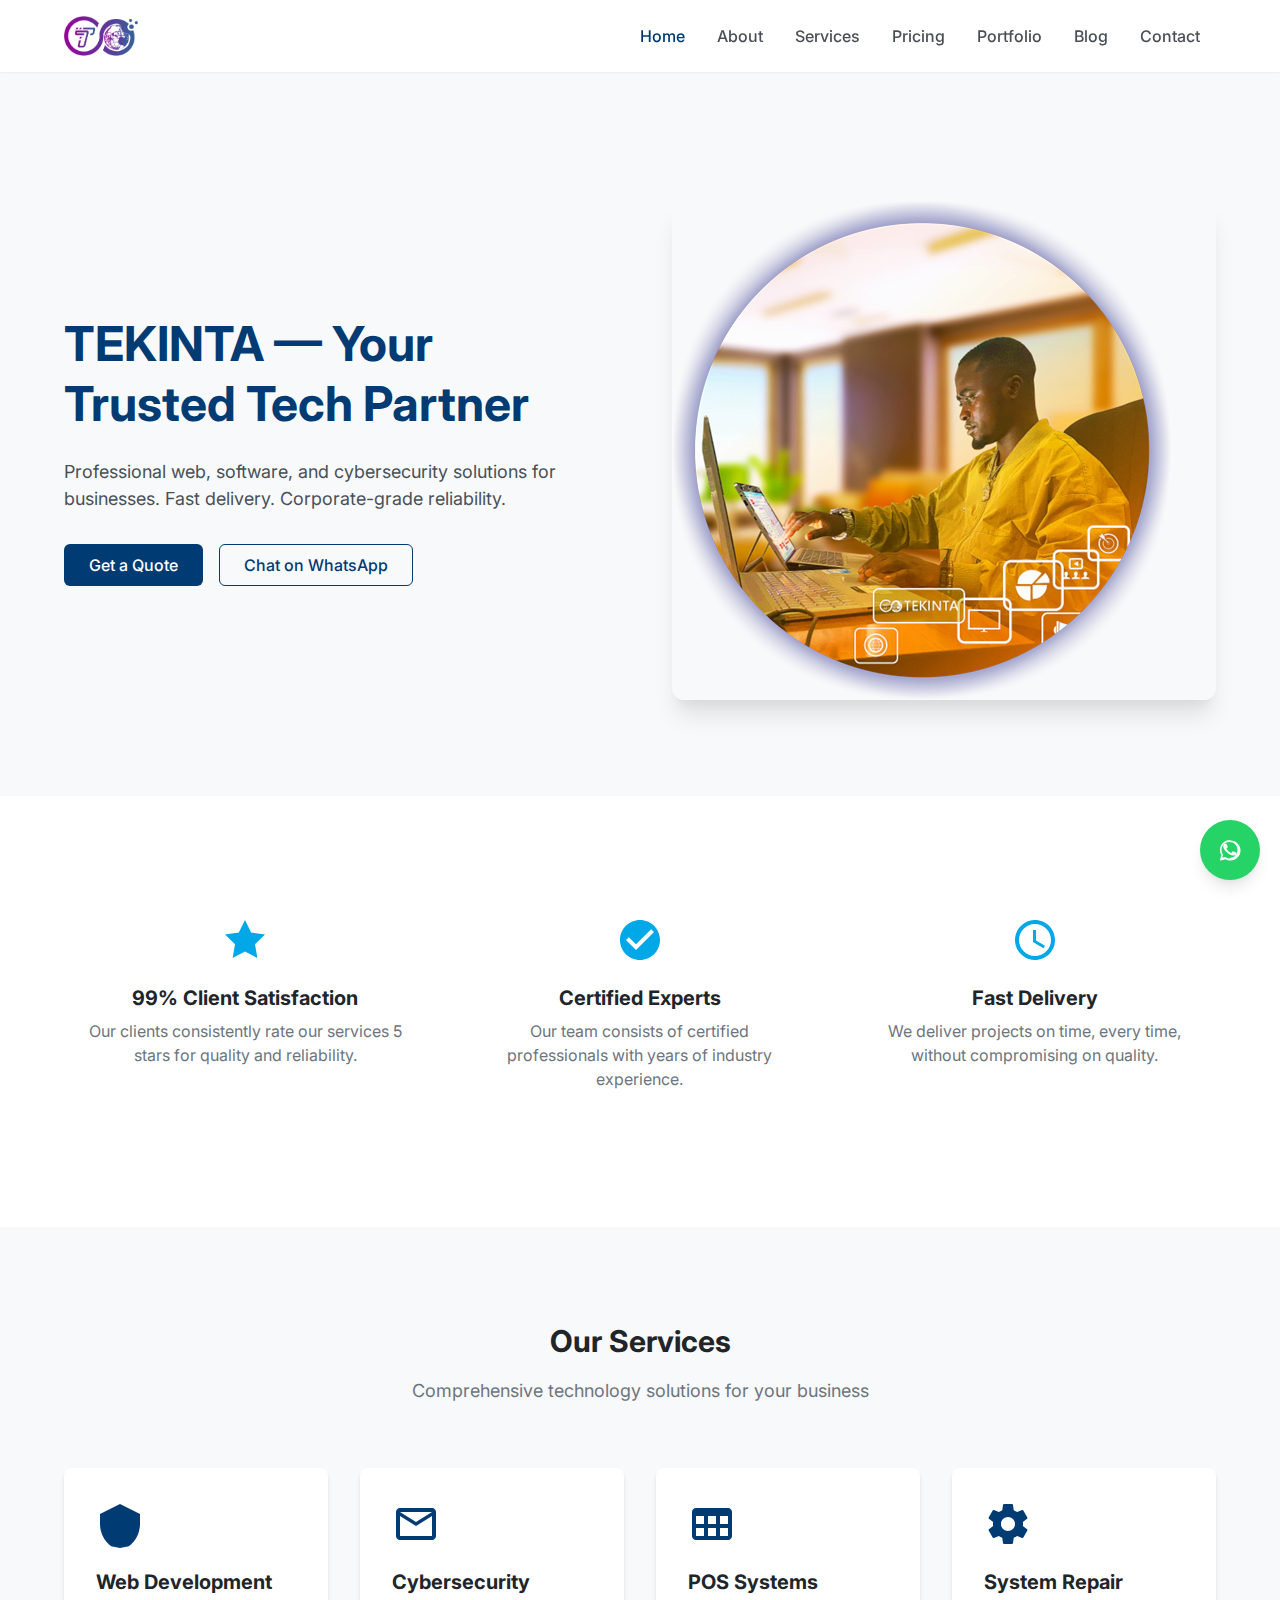
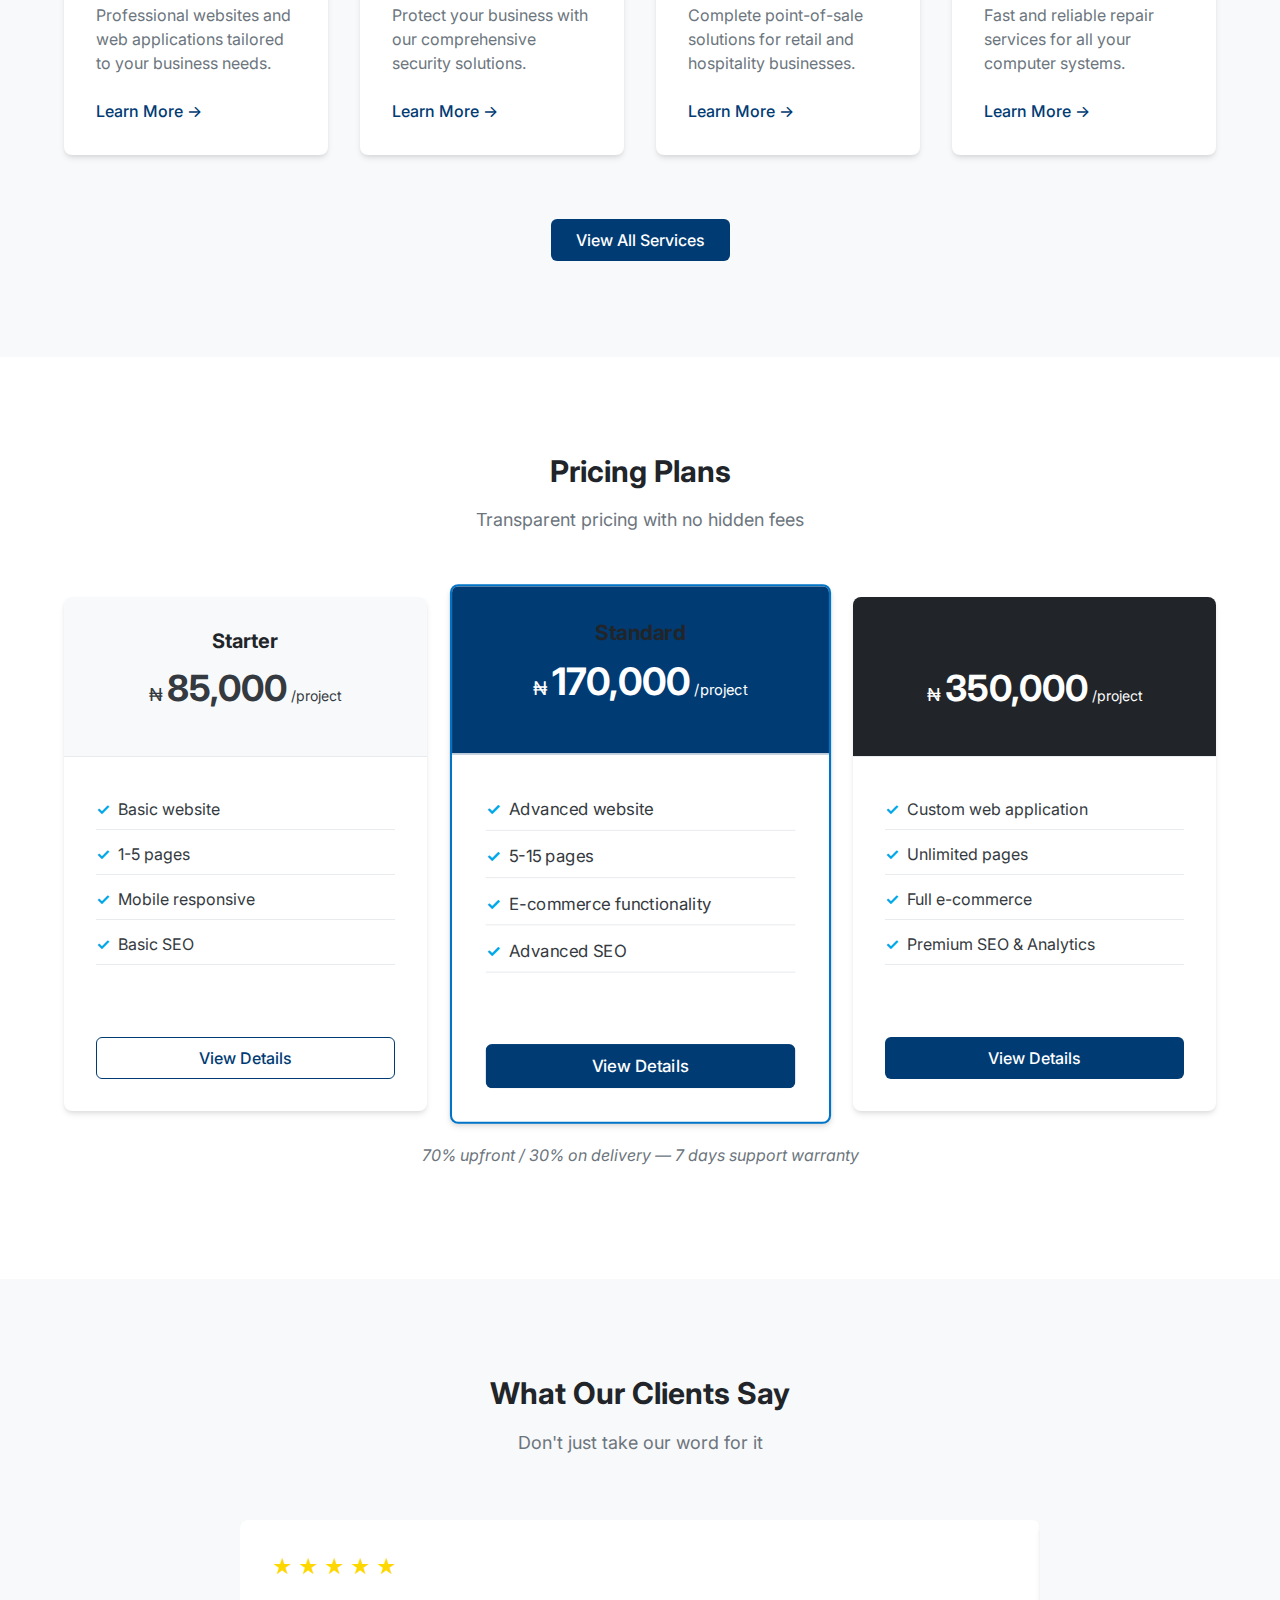
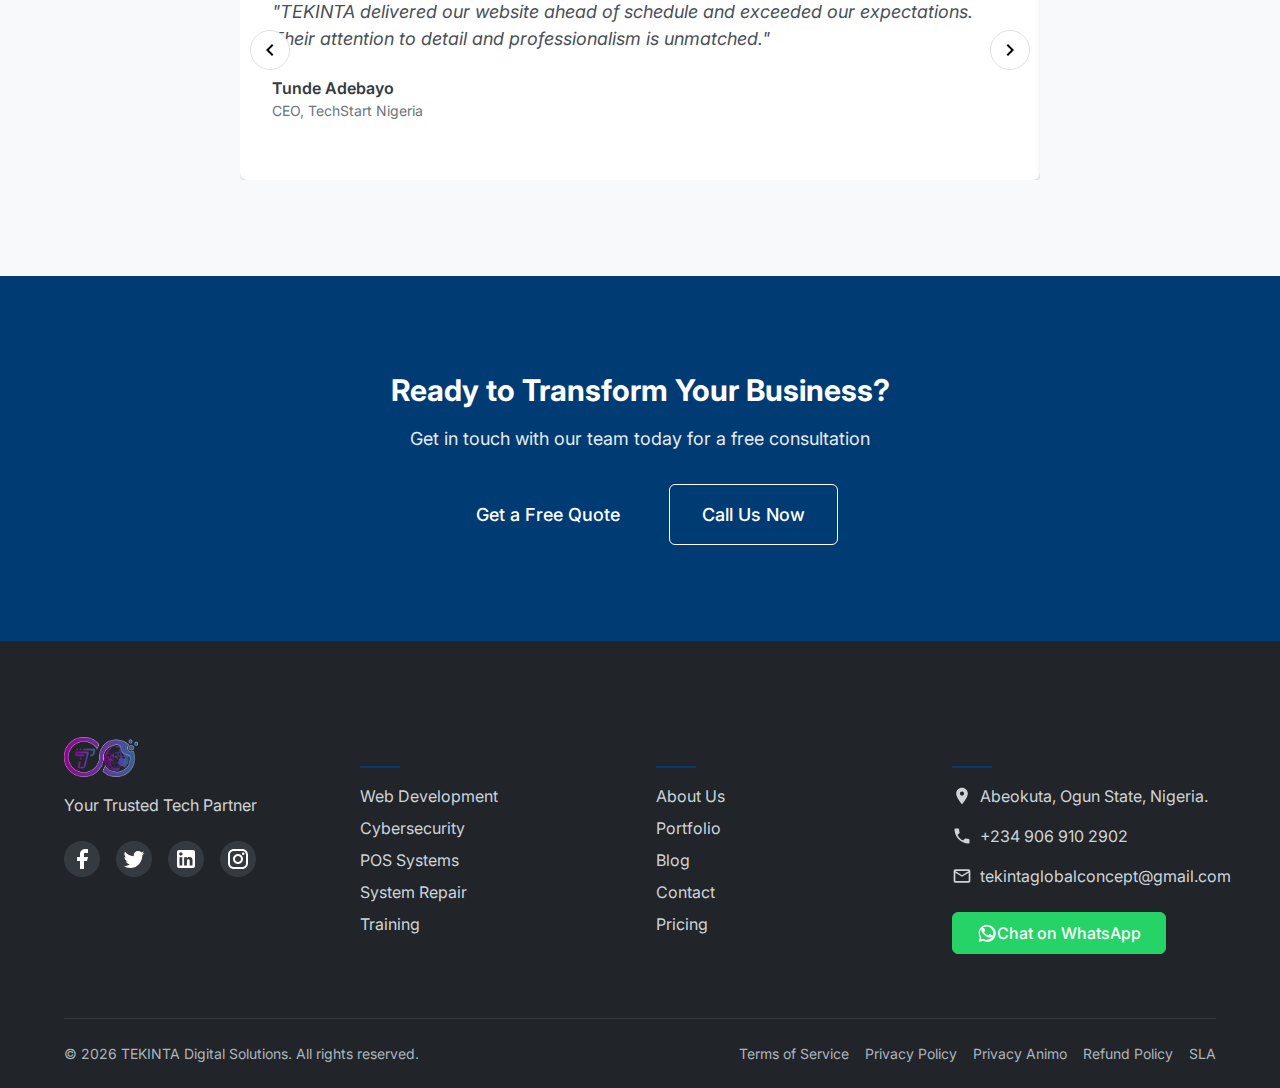
<file: index.html>
<!DOCTYPE html>
<html lang="en">
<head>
    <meta charset="UTF-8">
    <meta name="viewport" content="width=device-width, initial-scale=1.0">
    <title>TEKINTA Digital Solutions - Your Trusted Tech Partner</title>
    <meta name="description" content="Professional web, software, and cybersecurity solutions for businesses. Fast delivery. Corporate-grade reliability.">
    <meta name="keywords" content="my computer, web development, cybersecurity, POS systems, system repair, tekinta, digital solutions, computer programmer in Nigeria, web developer in Nigeria, hire programmer online, freelance programmer Nigeria, software developer for businesses, tech company in Nigeria, website repair services, 
        POS installation expert, business tech solutions Nigeria, custom software development, mobile app development Nigeria">
    <meta name="google-site-verification" content="8xrJfjvefKD4FY-osn3_vJE_63C7dsgjqtfCWLM0zGY" />
    <meta name="msvalidate.01" content="D1BED140C2DBB196D32E0B82DA6A4264" />
    
    <!-- Open Graph / Facebook -->
    <meta property="og:type" content="website">
    <meta property="og:url" content="https://tekinta.pages.dev/">
    <meta property="og:title" content="TEKINTA Digital Solutions - Your Trusted Tech Partner">
    <meta property="og:description" content="Professional web, software, and cybersecurity solutions for businesses. Fast delivery. Corporate-grade reliability.">
    <meta property="og:image" content="https://tekinta.com/assets/img/introimage.png">
    
    <!-- Twitter -->
    <meta property="twitter:card" content="summary_large_image">
    <meta property="twitter:url" content="https://tekinta.pages.dev/">
    <meta property="twitter:title" content="TEKINTA Digital Solutions - Your Trusted Tech Partner">
    <meta property="twitter:description" content="Professional web, software, and cybersecurity solutions for businesses. Fast delivery. Corporate-grade reliability.">
    <meta property="twitter:image" content="https://tekinta.pages.dev/assets/img/introimage.png">
    
    <!-- Favicon -->
    <link rel="icon" href="assets/img/logo.png" type="image/x-icon">
    <link rel="apple-touch-icon" href="assets/img/logo.png">
    
    <!-- Preconnect to external domains -->
    <link rel="preconnect" href="https://fonts.googleapis.com">
    <link rel="preconnect" href="https://fonts.gstatic.com" crossorigin>
    
    <!-- Fonts -->
    <link href="https://fonts.googleapis.com/css2?family=Inter:wght@300;400;500;600;700&display=swap" rel="stylesheet">
    
    <!-- CSS -->
    <link rel="stylesheet" href="css/main.css">
    
    <!-- Structured Data (JSON-LD) -->
    <script type="application/ld+json">
    {
      "@context": "https://schema.org",
      "@type": "Organization",
      "name": "TEKINTA Digital Solutions",
      "alternateName": "TEKINTA",
      "url": "https://tekinta.pages.dev",
      "logo": "https://tekinta.pages.dev/assets/img/logo.png",
      "contactPoint": {
        "@type": "ContactPoint",
        "telephone": "+234-906-910-2902",
        "contactType": "customer service",
        "availableLanguage": "English"
      },
      "sameAs": [
        "https://www.facebook.com/tekintacompany",
        "https://www.twitter.com/tekintacompany",
        "https://www.linkedin.com/company/tekintacompany"
      ]
    }
    </script>
</head>
<body>
    <!-- Skip to main content for accessibility -->
    <a href="#main-content" class="skip-link">Skip to main content</a>
    
    <!-- Header with Navigation -->
    <header class="header">
        <div class="container">
            <div class="header__inner">
                <div class="header__logo">
                    <a href="index.html">
                        <img src="assets/img/logo.png" alt="TEKINTA Digital Solutions Logo">
                    </a>
                </div>
                
                <!-- Desktop Navigation -->
                <nav class="nav nav--desktop">
                    <ul class="nav__list">
                        <li class="nav__item"><a href="index.html" class="nav__link nav__link--active">Home</a></li>
                        <li class="nav__item"><a href="about.html" class="nav__link">About</a></li>
                        <li class="nav__item"><a href="services.html" class="nav__link">Services</a></li>
                        <li class="nav__item"><a href="pricing.html" class="nav__link">Pricing</a></li>
                        <li class="nav__item"><a href="portfolio.html" class="nav__link">Portfolio</a></li>
                        <li class="nav__item"><a href="blog.html" class="nav__link">Blog</a></li>
                        <li class="nav__item"><a href="contact.html" class="nav__link">Contact</a></li>
                    </ul>
                </nav>
                
                <!-- Mobile Menu Toggle -->
                <button class="mobile-menu-toggle" aria-label="Toggle navigation menu" aria-expanded="false">
                    <span class="mobile-menu-toggle__icon"></span>
                </button>
            </div>
        </div>
        
        <!-- Mobile Navigation -->
        <nav class="nav nav--mobile">
            <ul class="nav__list">
                <li class="nav__item"><a href="index.html" class="nav__link nav__link--active">Home</a></li>
                <li class="nav__item"><a href="about.html" class="nav__link">About</a></li>
                <li class="nav__item"><a href="services.html" class="nav__link">Services</a></li>
                <li class="nav__item"><a href="pricing.html" class="nav__link">Pricing</a></li>
                <li class="nav__item"><a href="portfolio.html" class="nav__link">Portfolio</a></li>
                <li class="nav__item"><a href="blog.html" class="nav__link">Blog</a></li>
                <li class="nav__item"><a href="contact.html" class="nav__link">Contact</a></li>
            </ul>
        </nav>
    </header>
    
    <!-- Mobile Sticky Bar -->
    <div class="mobile-sticky-bar">
        <a href="tel:+2349069102902" class="mobile-sticky-bar__button mobile-sticky-bar__button--call" aria-label="Call us">
            <svg class="mobile-sticky-bar__icon" width="24" height="24" viewBox="0 0 24 24" fill="none" xmlns="http://www.w3.org/2000/svg">
                <path d="M6.62 10.79C8.06 13.62 10.38 15.94 13.21 17.38L15.41 15.18C15.69 14.9 16.08 14.82 16.43 14.93C17.55 15.3 18.75 15.5 20 15.5C20.55 15.5 21 15.95 21 16.5V20C21 20.55 20.55 21 20 21C10.61 21 3 13.39 3 4C3 3.45 3.45 3 4 3H7.5C8.05 3 8.5 3.45 8.5 4C8.5 5.25 8.7 6.45 9.07 7.57C9.18 7.92 9.1 8.31 8.82 8.59L6.62 10.79Z" fill="currentColor"/>
            </svg>
        </a>
        <a href="https://wa.me/2349069102902?text=Hello%20TEKINTA,%20I'm%20interested%20in%20your%20services" class="mobile-sticky-bar__button mobile-sticky-bar__button--whatsapp" aria-label="Chat on WhatsApp" target="_blank" rel="noopener noreferrer">
            <svg class="mobile-sticky-bar__icon" width="24" height="24" viewBox="0 0 24 24" fill="none" xmlns="http://www.w3.org/2000/svg">
                <path d="M17.472 14.382C17.136 14.202 15.645 13.466 15.337 13.346C15.029 13.226 14.805 13.166 14.581 13.502C14.357 13.838 13.785 14.522 13.589 14.746C13.393 14.97 13.197 14.998 12.861 14.818C12.525 14.638 11.533 14.316 10.353 13.258C9.427 12.424 8.799 11.394 8.603 11.058C8.407 10.722 8.583 10.542 8.763 10.362C8.925 10.2 9.121 9.958 9.301 9.762C9.481 9.566 9.541 9.426 9.661 9.202C9.781 8.978 9.721 8.782 9.643 8.602C9.565 8.422 8.965 6.931 8.685 6.259C8.413 5.605 8.137 5.693 7.929 5.683C7.733 5.673 7.509 5.671 7.285 5.671C7.061 5.671 6.697 5.751 6.389 6.087C6.081 6.423 5.297 7.159 5.297 8.65C5.297 10.141 6.417 11.582 6.597 11.806C6.777 12.03 8.955 15.37 12.261 16.682C13.061 16.998 13.681 17.186 14.161 17.326C14.965 17.566 15.697 17.534 16.277 17.452C16.925 17.36 18.133 16.714 18.413 16.006C18.693 15.298 18.693 14.702 18.615 14.578C18.537 14.454 18.313 14.374 17.977 14.214L17.472 14.382Z" fill="currentColor"/>
                <path d="M12 2C6.477 2 2 6.477 2 12C2 13.819 2.487 15.529 3.338 17L2.021 21.923C1.924 22.284 2.252 22.613 2.613 22.516L7.537 21.199C9.008 22.05 10.718 22.537 12.537 22.537C18.06 22.537 22.537 18.06 22.537 12.537C22.537 7.014 18.06 2.537 12.537 2.537L12 2ZM12 20.537C10.395 20.537 8.894 20.068 7.628 19.259L7.227 19.003L4.289 19.771L5.057 16.833L4.801 16.432C3.992 15.166 3.523 13.665 3.523 12.06C3.523 7.603 7.063 4.063 11.52 4.063C15.977 4.063 19.517 7.603 19.517 12.06C19.517 16.517 15.977 20.057 11.52 20.057L12 20.537Z" fill="currentColor"/>
            </svg>
        </a>
    </div>
    
    <!-- Main Content -->
    <main id="main-content">
        <!-- Hero Section -->
        <section class="hero">
            <div class="container">
                <div class="hero__inner">
                    <div class="hero__content">
                        <h1 class="hero__title">TEKINTA — Your Trusted Tech Partner</h1>
                        <p class="hero__subtitle">Professional web, software, and cybersecurity solutions for businesses. Fast delivery. Corporate-grade reliability.</p>
                        <div class="hero__actions">
                            <a href="contact.html" class="btn btn--primary">Get a Quote</a>
                            <a href="https://wa.me/2349069102902?text=Hello%20TEKINTA,%20I'm%20interested%20in%20your%20services" class="btn btn--outline" target="_blank" rel="noopener noreferrer">Chat on WhatsApp</a>
                        </div>
                    </div>
                    <div class="hero__image">
                        <img src="assets/img/introimage.png" alt="TEKINTA Digital Solutions Services" loading="lazy">
                    </div>
                </div>
            </div>
        </section>
        
        <!-- Trust Signals Section -->
        <section class="trust">
            <div class="container">
                <div class="trust__inner">
                    <div class="trust__item">
                        <div class="trust__icon">
                            <svg width="48" height="48" viewBox="0 0 24 24" fill="none" xmlns="http://www.w3.org/2000/svg">
                                <path d="M12 2L15.09 8.26L22 9.27L17 14.14L18.18 21.02L12 17.77L5.82 21.02L7 14.14L2 9.27L8.91 8.26L12 2Z" fill="#00A8E8"/>
                            </svg>
                        </div>
                        <h3 class="trust__title">99% Client Satisfaction</h3>
                        <p class="trust__description">Our clients consistently rate our services 5 stars for quality and reliability.</p>
                    </div>
                    <div class="trust__item">
                        <div class="trust__icon">
                            <svg width="48" height="48" viewBox="0 0 24 24" fill="none" xmlns="http://www.w3.org/2000/svg">
                                <path d="M12 2C6.48 2 2 6.48 2 12C2 17.52 6.48 22 12 22C17.52 22 22 17.52 22 12C22 6.48 17.52 2 12 2ZM10 17L5 12L6.41 10.59L10 14.17L17.59 6.58L19 8L10 17Z" fill="#00A8E8"/>
                            </svg>
                        </div>
                        <h3 class="trust__title">Certified Experts</h3>
                        <p class="trust__description">Our team consists of certified professionals with years of industry experience.</p>
                    </div>
                    <div class="trust__item">
                        <div class="trust__icon">
                            <svg width="48" height="48" viewBox="0 0 24 24" fill="none" xmlns="http://www.w3.org/2000/svg">
                                <path d="M11.99 2C6.47 2 2 6.48 2 12C2 17.52 6.47 22 11.99 22C17.52 22 22 17.52 22 12C22 6.48 17.52 2 11.99 2ZM12 20C7.58 20 4 16.42 4 12C4 7.58 7.58 4 12 4C16.42 4 20 7.58 20 12C20 16.42 16.42 20 12 20ZM12.5 7H11V13L16.25 16.15L17 14.92L12.5 12.25V7Z" fill="#00A8E8"/>
                            </svg>
                        </div>
                        <h3 class="trust__title">Fast Delivery</h3>
                        <p class="trust__description">We deliver projects on time, every time, without compromising on quality.</p>
                    </div>
                </div>
            </div>
        </section>
        
        <!-- Services Snapshot Section -->
        <section class="services-snapshot">
            <div class="container">
                <div class="section-header">
                    <h2 class="section-header__title">Our Services</h2>
                    <p class="section-header__subtitle">Comprehensive technology solutions for your business</p>
                </div>
                
                <div class="services-snapshot__grid">
                    <div class="service-card">
                        <div class="service-card__icon">
                            <svg width="48" height="48" viewBox="0 0 24 24" fill="none" xmlns="http://www.w3.org/2000/svg">
                                <path d="M12 2L2 7V12C2 16.5 4.23 20.68 7.62 23.15L12 24L16.38 23.15C19.77 20.68 22 16.5 22 12V7L12 2Z" fill="#003B73"/>
                            </svg>
                        </div>
                        <h3 class="service-card__title">Web Development</h3>
                        <p class="service-card__description">Professional websites and web applications tailored to your business needs.</p>
                        <a href="services.html#web-development" class="service-card__link">Learn More</a>
                    </div>
                    
                    <div class="service-card">
                        <div class="service-card__icon">
                            <svg width="48" height="48" viewBox="0 0 24 24" fill="none" xmlns="http://www.w3.org/2000/svg">
                                <path d="M20 4H4C2.89 4 2.01 4.89 2.01 6L2 18C2 19.11 2.89 20 4 20H20C21.11 20 22 19.11 22 18V6C22 4.89 21.11 4 20 4ZM20 18H4V8L12 13L20 8V18ZM12 11L4 6H20L12 11Z" fill="#003B73"/>
                            </svg>
                        </div>
                        <h3 class="service-card__title">Cybersecurity</h3>
                        <p class="service-card__description">Protect your business with our comprehensive security solutions.</p>
                        <a href="services.html#cybersecurity" class="service-card__link">Learn More</a>
                    </div>
                    
                    <div class="service-card">
                        <div class="service-card__icon">
                            <svg width="48" height="48" viewBox="0 0 24 24" fill="none" xmlns="http://www.w3.org/2000/svg">
                                <path d="M20 4H4C2.89 4 2 4.89 2 6V18C2 19.11 2.89 20 4 20H20C21.11 20 22 19.11 22 18V6C22 4.89 21.11 4 20 4ZM8 18H4V14H8V18ZM8 12H4V8H8V12ZM14 18H10V14H14V18ZM14 12H10V8H14V12ZM20 18H16V14H20V18ZM20 12H16V8H20V12Z" fill="#003B73"/>
                            </svg>
                        </div>
                        <h3 class="service-card__title">POS Systems</h3>
                        <p class="service-card__description">Complete point-of-sale solutions for retail and hospitality businesses.</p>
                        <a href="services.html#pos-systems" class="service-card__link">Learn More</a>
                    </div>
                    
                    <div class="service-card">
                        <div class="service-card__icon">
                            <svg width="48" height="48" viewBox="0 0 24 24" fill="none" xmlns="http://www.w3.org/2000/svg">
                                <path d="M19.43 12.98C19.47 12.66 19.5 12.34 19.5 12C19.5 11.66 19.47 11.34 19.43 11.02L21.54 9.37C21.73 9.22 21.78 8.95 21.66 8.73L19.66 5.27C19.54 5.05 19.27 4.96 19.05 5.05L16.56 6.05C16.04 5.66 15.5 5.32 14.87 5.07L14.49 2.42C14.46 2.18 14.25 2 14 2H10C9.75 2 9.54 2.18 9.51 2.42L9.13 5.07C8.5 5.32 7.96 5.66 7.44 6.05L4.95 5.05C4.73 4.96 4.46 5.05 4.34 5.27L2.34 8.73C2.21 8.95 2.27 9.22 2.46 9.37L4.57 11.02C4.53 11.34 4.5 11.66 4.5 12C4.5 12.34 4.53 12.66 4.57 12.98L2.46 14.63C2.27 14.78 2.21 15.05 2.34 15.27L4.34 18.73C4.46 18.95 4.73 19.03 4.95 18.95L7.44 17.94C7.96 18.34 8.5 18.68 9.13 18.93L9.51 21.58C9.54 21.82 9.75 22 10 22H14C14.25 22 14.46 21.82 14.49 21.58L14.87 18.93C15.5 18.67 16.04 18.34 16.56 17.94L19.05 18.95C19.27 19.03 19.54 18.95 19.66 18.73L21.66 15.27C21.78 15.05 21.73 14.78 21.54 14.63L19.43 12.98ZM12 15.5C10.07 15.5 8.5 13.93 8.5 12C8.5 10.07 10.07 8.5 12 8.5C13.93 8.5 15.5 10.07 15.5 12C15.5 13.93 13.93 15.5 12 15.5Z" fill="#003B73"/>
                            </svg>
                        </div>
                        <h3 class="service-card__title">System Repair</h3>
                        <p class="service-card__description">Fast and reliable repair services for all your computer systems.</p>
                        <a href="services.html#system-repair" class="service-card__link">Learn More</a>
                    </div>
                </div>
                
                <div class="services-snapshot__cta">
                    <a href="services.html" class="btn btn--primary">View All Services</a>
                </div>
            </div>
        </section>
        
        <!-- Pricing Snapshot Section -->
        <section class="pricing-snapshot">
            <div class="container">
                <div class="section-header">
                    <h2 class="section-header__title">Pricing Plans</h2>
                    <p class="section-header__subtitle">Transparent pricing with no hidden fees</p>
                </div>
                
                <div class="pricing-snapshot__grid">
                    <div class="pricing-card pricing-card--basic">
                        <div class="pricing-card__header">
                            <h3 class="pricing-card__title">Starter</h3>
                            <div class="pricing-card__price">
                                <span class="pricing-card__currency">₦</span>
                                <span class="pricing-card__amount">85,000</span>
                                <span class="pricing-card__period">/project</span>
                            </div>
                        </div>
                        <ul class="pricing-card__features">
                            <li class="pricing-card__feature">Basic website</li>
                            <li class="pricing-card__feature">1-5 pages</li>
                            <li class="pricing-card__feature">Mobile responsive</li>
                            <li class="pricing-card__feature">Basic SEO</li>
                        </ul>
                        <a href="pricing.html" class="btn btn--outline">View Details</a>
                    </div>
                    
                    <div class="pricing-card pricing-card--standard">
                        <div class="pricing-card__header">
                            <h3 class="pricing-card__title">Standard</h3>
                            <div class="pricing-card__price">
                                <span class="pricing-card__currency">₦</span>
                                <span class="pricing-card__amount">170,000</span>
                                <span class="pricing-card__period">/project</span>
                            </div>
                        </div>
                        <ul class="pricing-card__features">
                            <li class="pricing-card__feature">Advanced website</li>
                            <li class="pricing-card__feature">5-15 pages</li>
                            <li class="pricing-card__feature">E-commerce functionality</li>
                            <li class="pricing-card__feature">Advanced SEO</li>
                        </ul>
                        <a href="pricing.html" class="btn btn--primary">View Details</a>
                    </div>
                    
                    <div class="pricing-card pricing-card--premium">
                        <div class="pricing-card__header">
                            <h3 class="pricing-card__title">Premium</h3>
                            <div class="pricing-card__price">
                                <span class="pricing-card__currency">₦</span>
                                <span class="pricing-card__amount">350,000</span>
                                <span class="pricing-card__period">/project</span>
                            </div>
                        </div>
                        <ul class="pricing-card__features">
                            <li class="pricing-card__feature">Custom web application</li>
                            <li class="pricing-card__feature">Unlimited pages</li>
                            <li class="pricing-card__feature">Full e-commerce</li>
                            <li class="pricing-card__feature">Premium SEO & Analytics</li>
                        </ul>
                        <a href="pricing.html" class="btn btn--primary">View Details</a>
                    </div>
                </div>
                
                <div class="pricing-snapshot__note">
                    <p>70% upfront / 30% on delivery — 7 days support warranty</p>
                </div>
            </div>
        </section>
        
        <!-- Testimonials Section -->
        <section class="testimonials">
            <div class="container">
                <div class="section-header">
                    <h2 class="section-header__title">What Our Clients Say</h2>
                    <p class="section-header__subtitle">Don't just take our word for it</p>
                </div>
                
                <div class="testimonials__carousel">
                    <div class="testimonials__track">
                        <!-- Testimonial 1 -->
                        <div class="testimonial-card">
                            <div class="testimonial-card__rating">
                                <span class="testimonial-card__star">★</span>
                                <span class="testimonial-card__star">★</span>
                                <span class="testimonial-card__star">★</span>
                                <span class="testimonial-card__star">★</span>
                                <span class="testimonial-card__star">★</span>
                            </div>
                            <p class="testimonial-card__quote">"TEKINTA delivered our website ahead of schedule and exceeded our expectations. Their attention to detail and professionalism is unmatched."</p>
                            <div class="testimonial-card__author">
                                <div class="testimonial-card__author-name">Tunde Adebayo</div>
                                <div class="testimonial-card__author-title">CEO, TechStart Nigeria</div>
                            </div>
                        </div>
                        
                        <!-- Testimonial 2 -->
                        <div class="testimonial-card">
                            <div class="testimonial-card__rating">
                                <span class="testimonial-card__star">★</span>
                                <span class="testimonial-card__star">★</span>
                                <span class="testimonial-card__star">★</span>
                                <span class="testimonial-card__star">★</span>
                                <span class="testimonial-card__star">★</span>
                            </div>
                            <p class="testimonial-card__quote">"The cybersecurity audit conducted by TEKINTA identified vulnerabilities we weren't aware of. Their team provided clear recommendations and helped us secure our systems."</p>
                            <div class="testimonial-card__author">
                                <div class="testimonial-card__author-name">Chinyere Okoro</div>
                                <div class="testimonial-card__author-title">IT Manager, HealthPlus Clinic</div>
                            </div>
                        </div>
                        
                        <!-- Testimonial 3 -->
                        <div class="testimonial-card">
                            <div class="testimonial-card__rating">
                                <span class="testimonial-card__star">★</span>
                                <span class="testimonial-card__star">★</span>
                                <span class="testimonial-card__star">★</span>
                                <span class="testimonial-card__star">★</span>
                                <span class="testimonial-card__star">★</span>
                            </div>
                            <p class="testimonial-card__quote">"Our new POS system has transformed our business operations. TEKINTA provided excellent training and support throughout the process."</p>
                            <div class="testimonial-card__author">
                                <div class="testimonial-card__author-name">Ahmed Ibrahim</div>
                                <div class="testimonial-card__author-title">Owner, Lagos Supermarket</div>
                            </div>
                        </div>
                    </div>
                    
                    <button class="testimonials__nav testimonials__nav--prev" aria-label="Previous testimonial">
                        <svg width="24" height="24" viewBox="0 0 24 24" fill="none" xmlns="http://www.w3.org/2000/svg">
                            <path d="M15.41 7.41L14 6L8 12L14 18L15.41 16.59L10.83 12L15.41 7.41Z" fill="currentColor"/>
                        </svg>
                    </button>
                    <button class="testimonials__nav testimonials__nav--next" aria-label="Next testimonial">
                        <svg width="24" height="24" viewBox="0 0 24 24" fill="none" xmlns="http://www.w3.org/2000/svg">
                            <path d="M10 6L8.59 7.41L13.17 12L8.59 16.59L10 18L16 12L10 6Z" fill="currentColor"/>
                        </svg>
                    </button>
                </div>
            </div>
        </section>
        
        <!-- CTA Section -->
        <section class="cta">
            <div class="container">
                <div class="cta__inner">
                    <h2 class="cta__title">Ready to Transform Your Business?</h2>
                    <p class="cta__subtitle">Get in touch with our team today for a free consultation</p>
                    <div class="cta__actions">
                        <a href="contact.html" class="btn btn--primary btn--large">Get a Free Quote</a>
                        <a href="tel:+2349069102902" class="btn btn--outline btn--large">Call Us Now</a>
                    </div>
                </div>
            </div>
        </section>
    </main>
    
    <!-- Footer -->
    <footer class="footer">
        <div class="container">
            <div class="footer__inner">
                <div class="footer__column">
                    <div class="footer__logo">
                        <img src="assets/img/logo.png" alt="TEKINTA Digital Solutions Logo">
                    </div>
                    <p class="footer__tagline">Your Trusted Tech Partner</p>
                    <div class="footer__social">
                        <a href="#" class="footer__social-link" aria-label="Facebook">
                            <svg width="24" height="24" viewBox="0 0 24 24" fill="none" xmlns="http://www.w3.org/2000/svg">
                                <path d="M18 2H15C13.6739 2 12.4021 2.52678 11.4645 3.46447C10.5268 4.40215 10 5.67392 10 7V10H7V14H10V22H14V14H17L18 10H14V7C14 6.73478 14.1054 6.48043 14.2929 6.29289C14.4804 6.10536 14.7348 6 15 6H18V2Z" fill="currentColor"/>
                            </svg>
                        </a>
                        <a href="#" class="footer__social-link" aria-label="Twitter">
                            <svg width="24" height="24" viewBox="0 0 24 24" fill="none" xmlns="http://www.w3.org/2000/svg">
                                <path d="M22.46 6C21.69 6.35 20.86 6.58 20 6.69C20.88 6.16 21.56 5.32 21.88 4.31C21.05 4.81 20.13 5.16 19.16 5.36C18.37 4.5 17.26 4 16 4C13.65 4 11.73 5.92 11.73 8.29C11.73 8.63 11.77 8.96 11.84 9.27C8.28 9.09 5.11 7.38 3 4.79C2.63 5.42 2.42 6.16 2.42 6.94C2.42 8.43 3.17 9.75 4.33 10.5C3.62 10.5 2.96 10.3 2.38 10C2.38 10 2.38 10 2.38 10.03C2.38 12.11 3.86 13.85 5.82 14.24C5.46 14.34 5.08 14.39 4.69 14.39C4.42 14.39 4.15 14.36 3.89 14.31C4.43 16 6 17.26 7.89 17.29C6.43 18.45 4.58 19.13 2.56 19.13C2.22 19.13 1.88 19.11 1.54 19.07C3.44 20.29 5.74 21 8.23 21C16 21 20.33 14.46 20.33 8.79C20.33 8.6 20.33 8.42 20.32 8.23C21.16 7.63 21.88 6.87 22.46 6Z" fill="currentColor"/>
                            </svg>
                        </a>
                        <a href="#" class="footer__social-link" aria-label="LinkedIn">
                            <svg width="24" height="24" viewBox="0 0 24 24" fill="none" xmlns="http://www.w3.org/2000/svg">
                                <path d="M19 3A2 2 0 0 1 21 5V19A2 2 0 0 1 19 21H5A2 2 0 0 1 3 19V5A2 2 0 0 1 5 3H19M18.5 18.5V13.2A3.26 3.26 0 0 0 15.24 9.94C14.39 9.94 13.4 10.46 12.92 11.24V10.13H10.13V18.5H12.92V13.57C12.92 12.8 13.54 12.17 14.31 12.17A1.4 1.4 0 0 1 15.71 13.57V18.5H18.5M6.88 8.56A1.68 1.68 0 0 0 8.56 6.88C8.56 5.95 7.81 5.19 6.88 5.19A1.69 1.69 0 0 0 5.19 6.88C5.19 7.81 5.95 8.56 6.88 8.56M8.27 18.5V10.13H5.5V18.5H8.27Z" fill="currentColor"/>
                            </svg>
                        </a>
                        <a href="#" class="footer__social-link" aria-label="Instagram">
                            <svg width="24" height="24" viewBox="0 0 24 24" fill="none" xmlns="http://www.w3.org/2000/svg">
                                <path d="M7.8 2H16.2C19.4 2 22 4.6 22 7.8V16.2C22 19.4 19.4 22 16.2 22H7.8C4.6 22 2 19.4 2 16.2V7.8C2 4.6 4.6 2 7.8 2ZM7.6 4C5.61 4 4 5.61 4 7.6V16.4C4 18.39 5.61 20 7.6 20H16.4C18.39 20 20 18.39 20 16.4V7.6C20 5.61 18.39 4 16.4 4H7.6ZM17.25 5.5C17.94 5.5 18.5 6.06 18.5 6.75C18.5 7.44 17.94 8 17.25 8C16.56 8 16 7.44 16 6.75C16 6.06 16.56 5.5 17.25 5.5ZM12 7C14.76 7 17 9.24 17 12C17 14.76 14.76 17 12 17C9.24 17 7 14.76 7 12C7 9.24 9.24 7 12 7ZM12 9C10.34 9 9 10.34 9 12C9 13.66 10.34 15 12 15C13.66 15 15 13.66 15 12C15 10.34 13.66 9 12 9Z" fill="currentColor"/>
                            </svg>
                        </a>
                    </div>
                </div>
                
                <div class="footer__column">
                    <h3 class="footer__heading">Services</h3>
                    <ul class="footer__links">
                        <li class="footer__link-item"><a href="services.html#web-development" class="footer__link">Web Development</a></li>
                        <li class="footer__link-item"><a href="services.html#cybersecurity" class="footer__link">Cybersecurity</a></li>
                        <li class="footer__link-item"><a href="services.html#pos-systems" class="footer__link">POS Systems</a></li>
                        <li class="footer__link-item"><a href="services.html#system-repair" class="footer__link">System Repair</a></li>
                        <li class="footer__link-item"><a href="services.html#training" class="footer__link">Training</a></li>
                    </ul>
                </div>
                
                <div class="footer__column">
                    <h3 class="footer__heading">Company</h3>
                    <ul class="footer__links">
                        <li class="footer__link-item"><a href="about.html" class="footer__link">About Us</a></li>
                        <li class="footer__link-item"><a href="portfolio.html" class="footer__link">Portfolio</a></li>
                        <li class="footer__link-item"><a href="blog.html" class="footer__link">Blog</a></li>
                        <li class="footer__link-item"><a href="contact.html" class="footer__link">Contact</a></li>
                        <li class="footer__link-item"><a href="pricing.html" class="footer__link">Pricing</a></li>
                    </ul>
                </div>
                
                <div class="footer__column">
                    <h3 class="footer__heading">Contact Us</h3>
                    <address class="footer__contact">
                        <div class="footer__contact-item">
                            <svg class="footer__contact-icon" width="20" height="20" viewBox="0 0 24 24" fill="none" xmlns="http://www.w3.org/2000/svg">
                                <path d="M12 2C8.13 2 5 5.13 5 9C5 14.25 12 22 12 22S19 14.25 19 9C19 5.13 15.87 2 12 2ZM12 11.5C10.62 11.5 9.5 10.38 9.5 9C9.5 7.62 10.62 6.5 12 6.5C13.38 6.5 14.5 7.62 14.5 9C14.5 10.38 13.38 11.5 12 11.5Z" fill="currentColor"/>
                            </svg>
                            <span>Abeokuta, Ogun State, Nigeria.</span>
                        </div>
                        <div class="footer__contact-item">
                            <svg class="footer__contact-icon" width="20" height="20" viewBox="0 0 24 24" fill="none" xmlns="http://www.w3.org/2000/svg">
                                <path d="M6.62 10.79C8.06 13.62 10.38 15.94 13.21 17.38L15.41 15.18C15.69 14.9 16.08 14.82 16.43 14.93C17.55 15.3 18.75 15.5 20 15.5C20.55 15.5 21 15.95 21 16.5V20C21 20.55 20.55 21 20 21C10.61 21 3 13.39 3 4C3 3.45 3.45 3 4 3H7.5C8.05 3 8.5 3.45 8.5 4C8.5 5.25 8.7 6.45 9.07 7.57C9.18 7.92 9.1 8.31 8.82 8.59L6.62 10.79Z" fill="currentColor"/>
                            </svg>
                            <a href="tel:+2349069102902">+234 906 910 2902</a>
                        </div>
                        <div class="footer__contact-item">
                            <svg class="footer__contact-icon" width="20" height="20" viewBox="0 0 24 24" fill="none" xmlns="http://www.w3.org/2000/svg">
                                <path d="M20 4H4C2.89 4 2.01 4.89 2.01 6L2 18C2 19.11 2.89 20 4 20H20C21.11 20 22 19.11 22 18V6C22 4.89 21.11 4 20 4ZM20 18H4V8L12 13L20 8V18ZM12 11L4 6H20L12 11Z" fill="currentColor"/>
                            </svg>
                            <a href="mailto:tekintaglobalconcept@gmail.com">tekintaglobalconcept@gmail.com</a>
                        </div>
                    </address>
                    
                    <div class="footer__whatsapp">
                        <a href="https://wa.me/2349069102902?text=Hello%20TEKINTA,%20I'm%20interested%20in%20your%20services" class="btn btn--whatsapp" target="_blank" rel="noopener noreferrer">
                            <svg width="20" height="20" viewBox="0 0 24 24" fill="none" xmlns="http://www.w3.org/2000/svg">
                                <path d="M17.472 14.382C17.136 14.202 15.645 13.466 15.337 13.346C15.029 13.226 14.805 13.166 14.581 13.502C14.357 13.838 13.785 14.522 13.589 14.746C13.393 14.97 13.197 14.998 12.861 14.818C12.525 14.638 11.533 14.316 10.353 13.258C9.427 12.424 8.799 11.394 8.603 11.058C8.407 10.722 8.583 10.542 8.763 10.362C8.925 10.2 9.121 9.958 9.301 9.762C9.481 9.566 9.541 9.426 9.661 9.202C9.781 8.978 9.721 8.782 9.643 8.602C9.565 8.422 8.965 6.931 8.685 6.259C8.413 5.605 8.137 5.693 7.929 5.683C7.733 5.673 7.509 5.671 7.285 5.671C7.061 5.671 6.697 5.751 6.389 6.087C6.081 6.423 5.297 7.159 5.297 8.65C5.297 10.141 6.417 11.582 6.597 11.806C6.777 12.03 8.955 15.37 12.261 16.682C13.061 16.998 13.681 17.186 14.161 17.326C14.965 17.566 15.697 17.534 16.277 17.452C16.925 17.36 18.133 16.714 18.413 16.006C18.693 15.298 18.693 14.702 18.615 14.578C18.537 14.454 18.313 14.374 17.977 14.214L17.472 14.382Z" fill="currentColor"/>
                                <path d="M12 2C6.477 2 2 6.477 2 12C2 13.819 2.487 15.529 3.338 17L2.021 21.923C1.924 22.284 2.252 22.613 2.613 22.516L7.537 21.199C9.008 22.05 10.718 22.537 12.537 22.537C18.06 22.537 22.537 18.06 22.537 12.537C22.537 7.014 18.06 2.537 12.537 2.537L12 2ZM12 20.537C10.395 20.537 8.894 20.068 7.628 19.259L7.227 19.003L4.289 19.771L5.057 16.833L4.801 16.432C3.992 15.166 3.523 13.665 3.523 12.06C3.523 7.603 7.063 4.063 11.52 4.063C15.977 4.063 19.517 7.603 19.517 12.06C19.517 16.517 15.977 20.057 11.52 20.057L12 20.537Z" fill="currentColor"/>
                            </svg>
                            Chat on WhatsApp
                        </a>
                    </div>
                </div>
            </div>
            
            <div class="footer__bottom">
                <div class="footer__copyright">
                    &copy; 2026 TEKINTA Digital Solutions. All rights reserved.
                </div>
                <div class="footer__legal">
                    <a href="terms.html" class="footer__legal-link">Terms of Service</a>
                    <a href="privacy.html" class="footer__legal-link">Privacy Policy</a>
                    <a href="privacy-animo.html" class="footer__legal-link">Privacy Animo</a>
                    <a href="refund.html" class="footer__legal-link">Refund Policy</a>
                    <a href="sla.html" class="footer__legal-link">SLA</a>
                </div>
            </div>
        </div>
    </footer>
    
    <!-- WhatsApp Floating Widget -->
    <div class="whatsapp-widget">
        <a href="https://wa.me/2349069102902?text=Hello%20TEKINTA,%20I'm%20interested%20in%20your%20services" class="whatsapp-widget__button" target="_blank" rel="noopener noreferrer" aria-label="Chat on WhatsApp">
            <svg width="24" height="24" viewBox="0 0 24 24" fill="none" xmlns="http://www.w3.org/2000/svg">
                <path d="M17.472 14.382C17.136 14.202 15.645 13.466 15.337 13.346C15.029 13.226 14.805 13.166 14.581 13.502C14.357 13.838 13.785 14.522 13.589 14.746C13.393 14.97 13.197 14.998 12.861 14.818C12.525 14.638 11.533 14.316 10.353 13.258C9.427 12.424 8.799 11.394 8.603 11.058C8.407 10.722 8.583 10.542 8.763 10.362C8.925 10.2 9.121 9.958 9.301 9.762C9.481 9.566 9.541 9.426 9.661 9.202C9.781 8.978 9.721 8.782 9.643 8.602C9.565 8.422 8.965 6.931 8.685 6.259C8.413 5.605 8.137 5.693 7.929 5.683C7.733 5.673 7.509 5.671 7.285 5.671C7.061 5.671 6.697 5.751 6.389 6.087C6.081 6.423 5.297 7.159 5.297 8.65C5.297 10.141 6.417 11.582 6.597 11.806C6.777 12.03 8.955 15.37 12.261 16.682C13.061 16.998 13.681 17.186 14.161 17.326C14.965 17.566 15.697 17.534 16.277 17.452C16.925 17.36 18.133 16.714 18.413 16.006C18.693 15.298 18.693 14.702 18.615 14.578C18.537 14.454 18.313 14.374 17.977 14.214L17.472 14.382Z" fill="currentColor"/>
                <path d="M12 2C6.477 2 2 6.477 2 12C2 13.819 2.487 15.529 3.338 17L2.021 21.923C1.924 22.284 2.252 22.613 2.613 22.516L7.537 21.199C9.008 22.05 10.718 22.537 12.537 22.537C18.06 22.537 22.537 18.06 22.537 12.537C22.537 7.014 18.06 2.537 12.537 2.537L12 2ZM12 20.537C10.395 20.537 8.894 20.068 7.628 19.259L7.227 19.003L4.289 19.771L5.057 16.833L4.801 16.432C3.992 15.166 3.523 13.665 3.523 12.06C3.523 7.603 7.063 4.063 11.52 4.063C15.977 4.063 19.517 7.603 19.517 12.06C19.517 16.517 15.977 20.057 11.52 20.057L12 20.537Z" fill="currentColor"/>
            </svg>
        </a>
    </div>
    
    <!-- JavaScript -->
    <script src="js/main.js"></script>
    
    <!-- Google Analytics placeholder -->
    <!-- Google tag (gtag.js) -->
    <script async src="https://www.googletagmanager.com/gtag/js?id=GA_MEASUREMENT_ID"></script>
    <script>
        window.dataLayer = window.dataLayer || [];
        function gtag(){dataLayer.push(arguments);}
        gtag('js', new Date());
        gtag('config', 'GA_MEASUREMENT_ID');
    </script>
    
    <!-- Facebook Pixel placeholder -->
    <script>
        !function(f,b,e,v,n,t,s)
        {if(f.fbq)return;n=f.fbq=function(){n.callMethod?
        n.callMethod.apply(n,arguments):n.queue.push(arguments)};
        if(!f._fbq)f._fbq=n;n.push=n;n.loaded=!0;n.version='2.0';
        n.queue=[];t=b.createElement(e);t.async=!0;
        t.src=v;s=b.getElementsByTagName(e)[0];
        s.parentNode.insertBefore(t,s)}(window, document,'script',
        'https://connect.facebook.net/en_US/fbevents.js');
        fbq('init', 'PIXEL_ID');
        fbq('track', 'PageView');
    </script>
    <noscript><img height="1" width="1" style="display:none" src="https://www.facebook.com/tr?id=PIXEL_ID&ev=PageView&noscript=1"/></noscript>
</body>

</html>
</file>
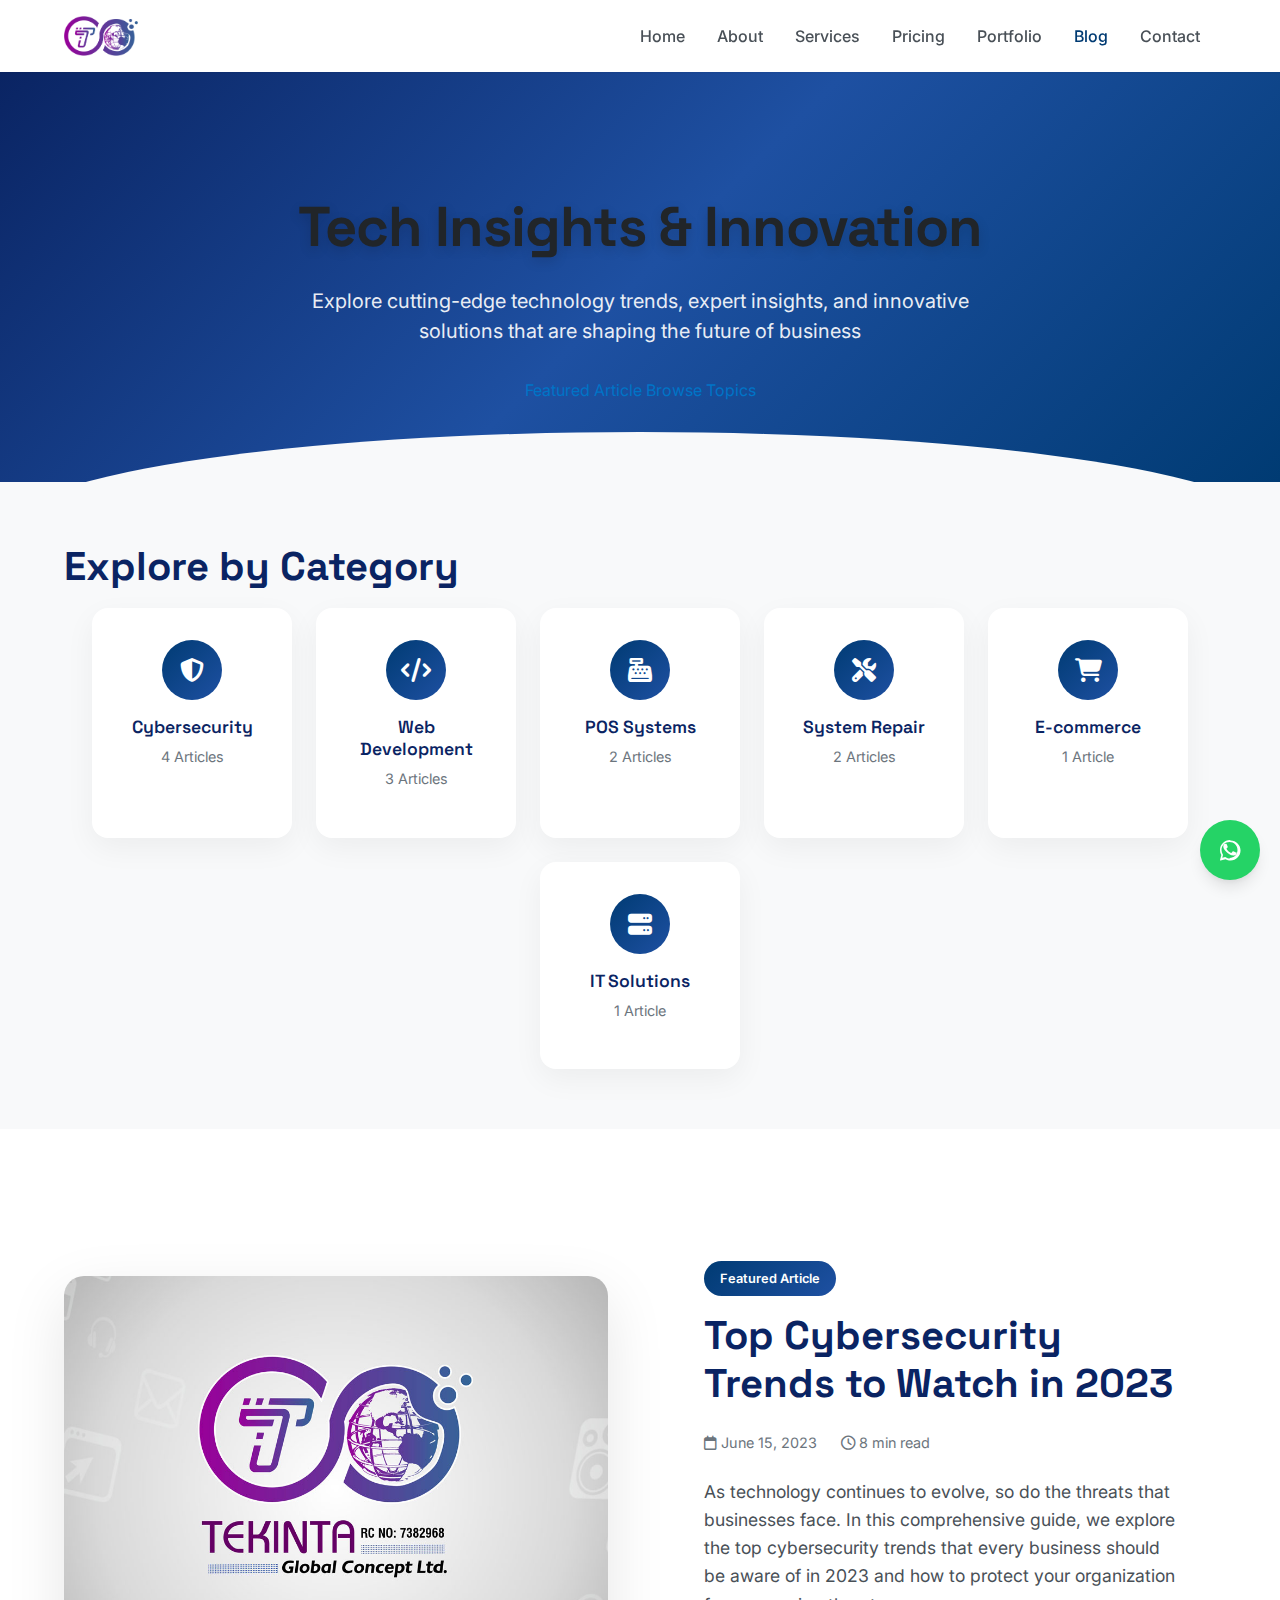
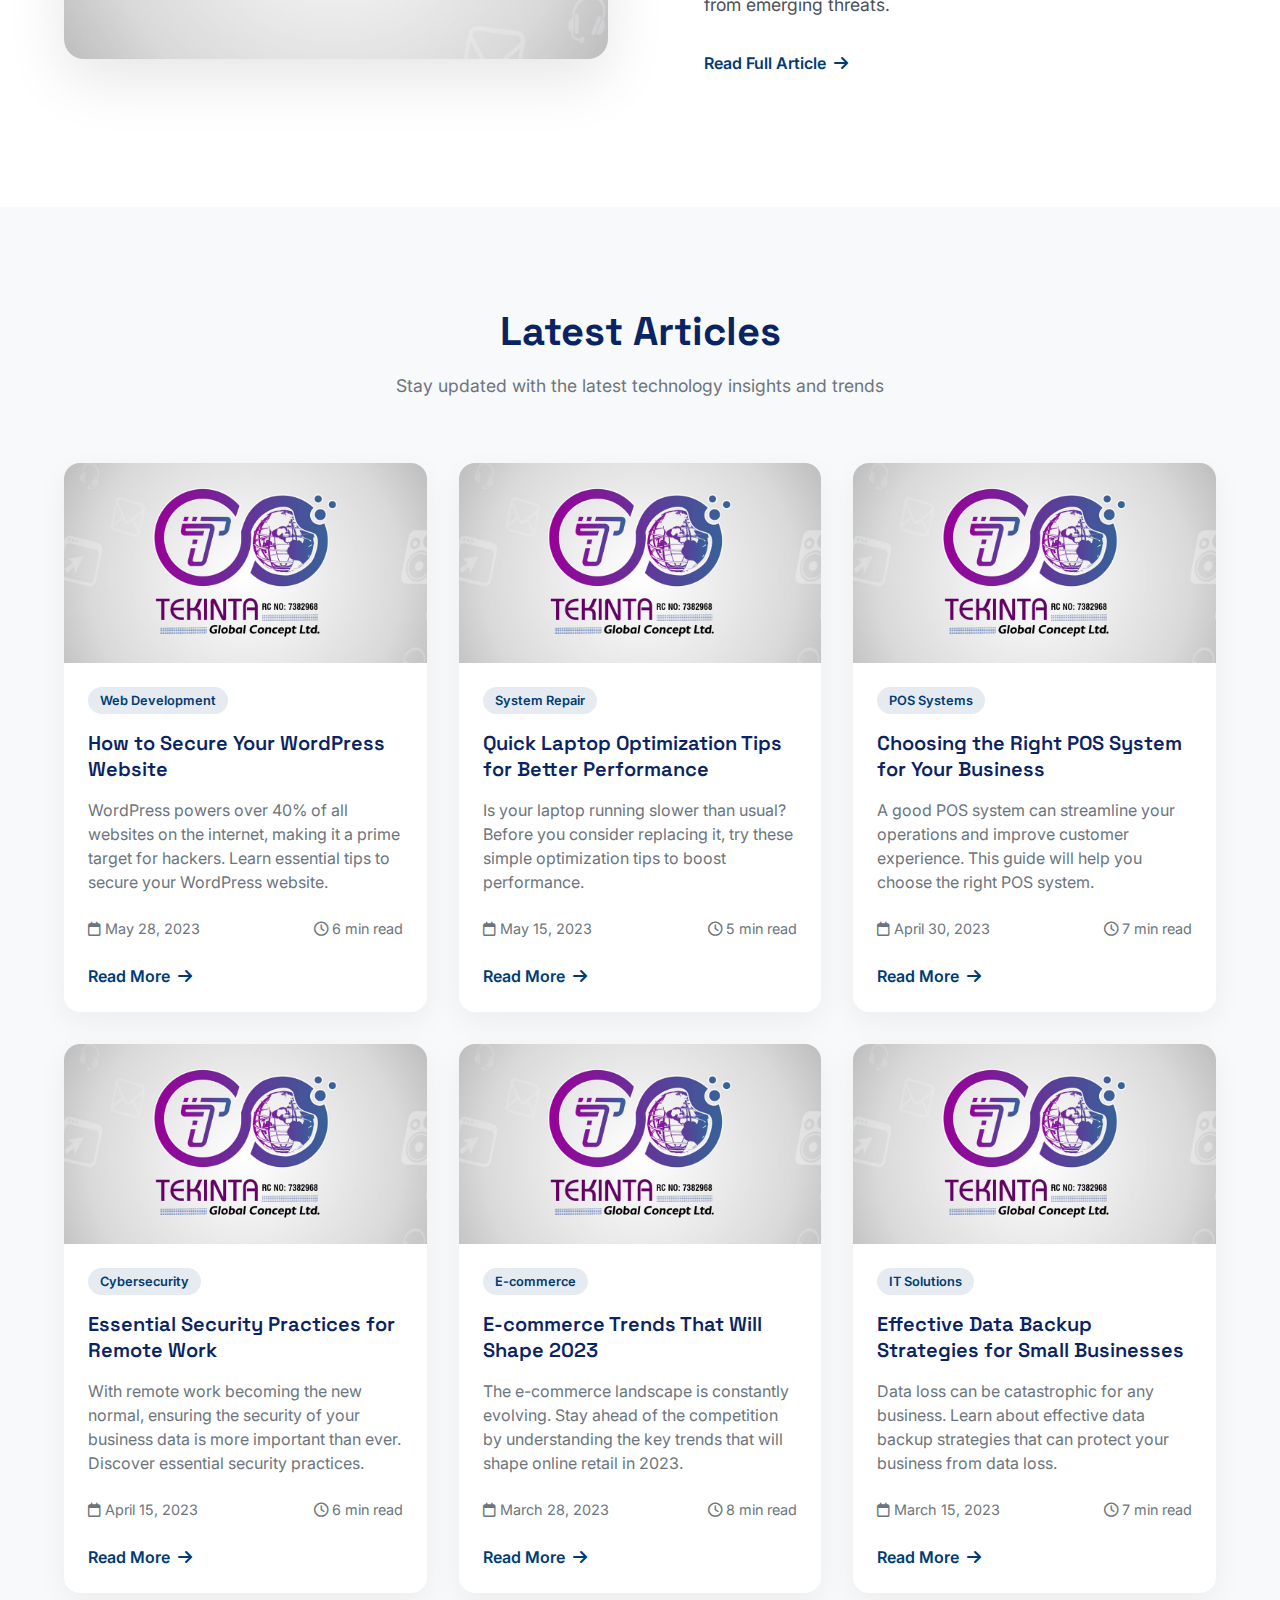
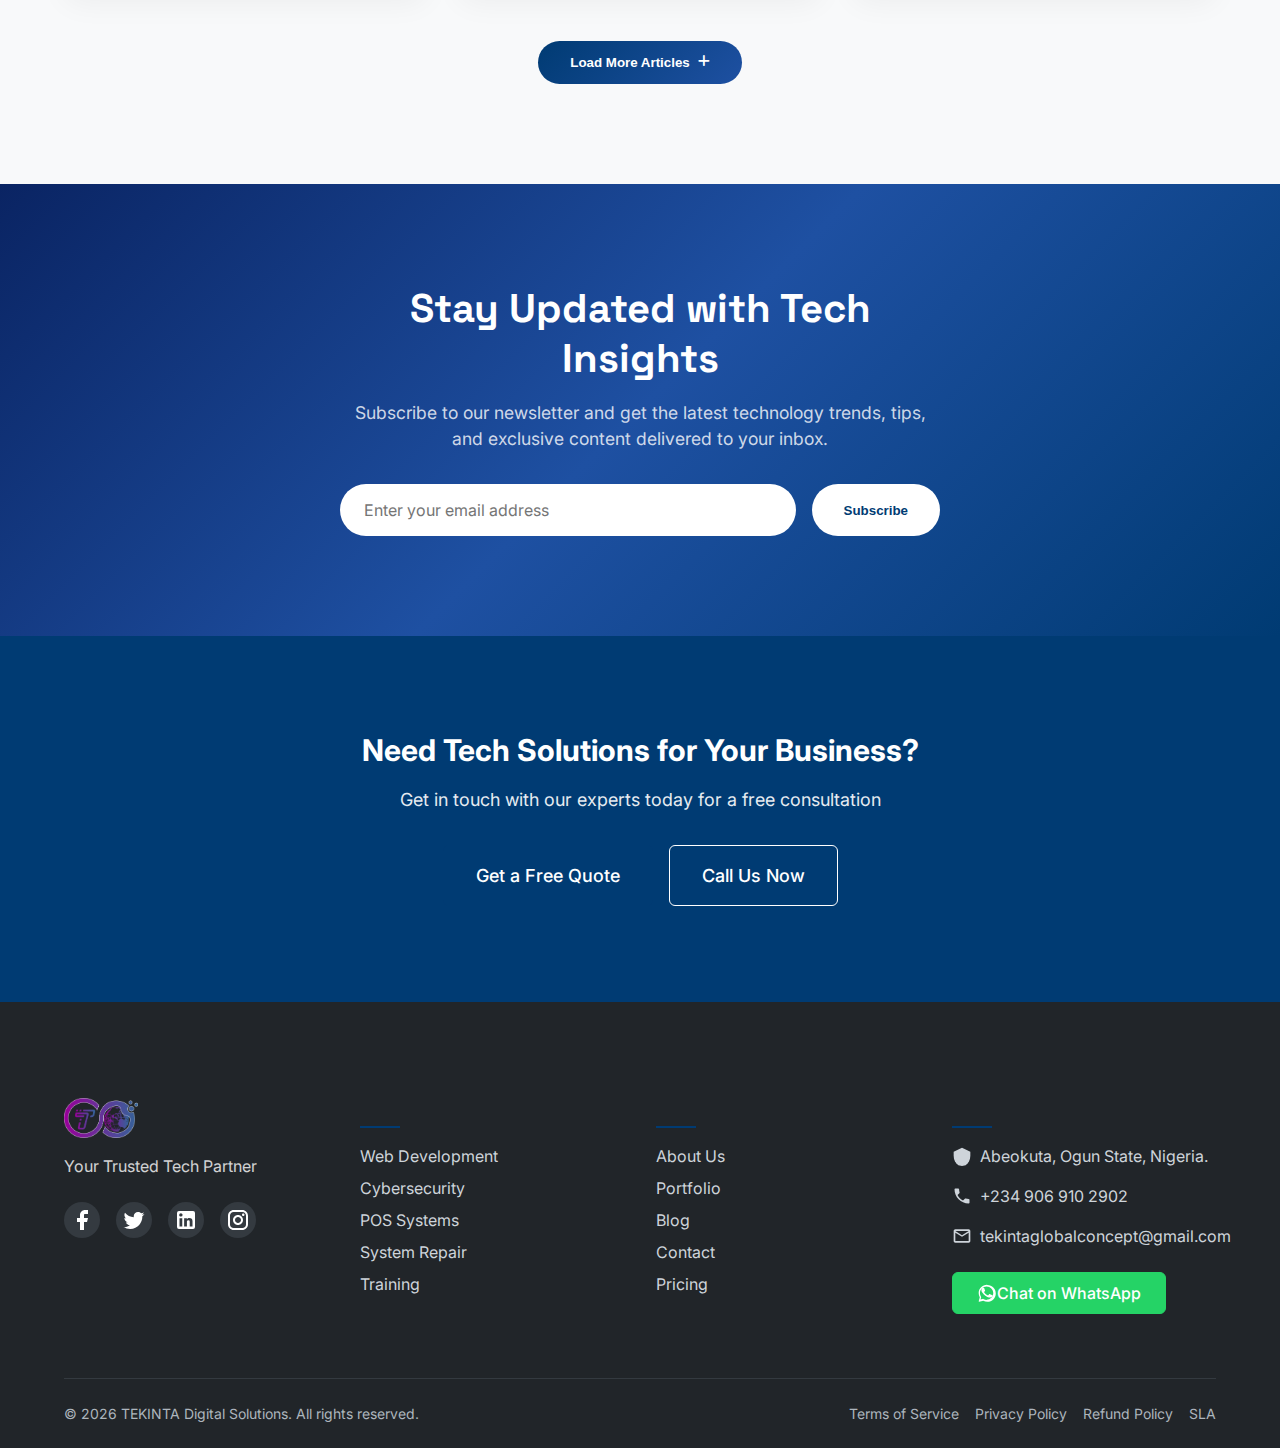
<file: blog.html>
<!DOCTYPE html>
<html lang="en">
<head>
    <meta charset="UTF-8">
    <meta name="viewport" content="width=device-width, initial-scale=1.0">
    <title>Blog - TEKINTA Digital Solutions</title>
    <meta name="description" content="Explore cutting-edge technology insights, trends, and innovations from TEKINTA's tech experts. Stay ahead with our thought leadership content.">
    
    <!-- Open Graph / Facebook -->
    <meta property="og:type" content="website">
    <meta property="og:url" content="https://tekinta.pages.dev/blog.html">
    <meta property="og:title" content="Blog - TEKINTA Digital Solutions">
    <meta property="og:description" content="Explore cutting-edge technology insights, trends, and innovations from TEKINTA's tech experts. Stay ahead with our thought leadership content.">
    <meta property="og:image" content="https://tekinta.pages.dev/assets/img/introimage.png">
    
    <!-- Twitter -->
    <meta property="twitter:card" content="summary_large_image">
    <meta property="twitter:url" content="https://tekinta.pages.dev/blog.html">
    <meta property="twitter:title" content="Blog - TEKINTA Digital Solutions">
    <meta property="twitter:description" content="Explore cutting-edge technology insights, trends, and innovations from TEKINTA's tech experts. Stay ahead with our thought leadership content.">
    <meta property="twitter:image" content="https://tekinta.pages.dev/assets/img/introimage.png">
    
    <!-- Favicon -->
    <link rel="icon" href="assets/img/logo.png" type="image/x-icon">
    <link rel="apple-touch-icon" href="assets/img/logo.png">
    
    <!-- Preconnect to external domains -->
    <link rel="preconnect" href="https://fonts.googleapis.com">
    <link rel="preconnect" href="https://fonts.gstatic.com" crossorigin>
    
    <!-- Fonts -->
    <link href="https://fonts.googleapis.com/css2?family=Inter:wght@300;400;500;600;700;800&family=Space+Grotesk:wght@400;500;600;700&display=swap" rel="stylesheet">
    
    <!-- Font Awesome for icons -->
    <link rel="stylesheet" href="https://cdnjs.cloudflare.com/ajax/libs/font-awesome/6.4.0/css/all.min.css">
    
    <!-- CSS -->
    <link rel="stylesheet" href="css/main.css">
    
    <!-- Structured Data -->
    <script type="application/ld+json">
    {
        "@context": "https://schema.org",
        "@type": "Blog",
        "name": "TEKINTA Digital Solutions Blog",
        "description": "Cutting-edge technology insights, trends, and innovations from industry experts",
        "url": "https://tekinta.pages.dev/blog.html",
        "publisher": {
            "@type": "Organization",
            "name": "TEKINTA Digital Solutions",
            "logo": {
                "@type": "ImageObject",
                "url": "https://tekinta.pages.dev/assets/img/logo.png"
            }
        }
    }
    </script>
    
    <!-- Custom Styles for Blog Page -->
    <style>
        /* Blog Page Specific Styles */
        .blog-hero {
            background: linear-gradient(135deg, #0a2463 0%, #1e50a2 50%, #003B73 100%);
            position: relative;
            overflow: hidden;
            padding: 120px 0 80px;
        }
        
        .blog-hero::before {
            content: "";
            position: absolute;
            top: 0;
            left: 0;
            width: 100%;
            height: 100%;
            background-image: url('[data-uri]');
            opacity: 0.4;
        }
        
        .blog-hero-content {
            position: relative;
            z-index: 2;
            text-align: center;
            color: white;
        }
        
        .blog-hero h1 {
            font-family: 'Space Grotesk', sans-serif;
            font-size: 3.5rem;
            font-weight: 700;
            margin-bottom: 1.5rem;
            letter-spacing: -1px;
            text-shadow: 0 4px 12px rgba(0, 0, 0, 0.15);
        }
        
        .blog-hero p {
            font-size: 1.25rem;
            max-width: 700px;
            margin: 0 auto 2rem;
            opacity: 0.9;
        }
        
        .blog-categories {
            background: #f8f9fa;
            padding: 60px 0;
            position: relative;
        }
        
        .blog-categories::before {
            content: "";
            position: absolute;
            top: -50px;
            left: 0;
            width: 100%;
            height: 100px;
            background: #f8f9fa;
            border-radius: 50% 50% 0 0 / 100% 100% 0 0;
        }
        
        .categories-container {
            display: flex;
            flex-wrap: wrap;
            justify-content: center;
            gap: 1.5rem;
        }
        
        .category-card {
            background: white;
            border-radius: 16px;
            padding: 2rem;
            text-align: center;
            box-shadow: 0 10px 30px rgba(0, 0, 0, 0.05);
            width: 200px;
            transition: transform 0.3s ease, box-shadow 0.3s ease;
            cursor: pointer;
        }
        
        .category-card:hover {
            transform: translateY(-5px);
            box-shadow: 0 15px 35px rgba(0, 0, 0, 0.1);
        }
        
        .category-icon {
            width: 60px;
            height: 60px;
            border-radius: 50%;
            background: linear-gradient(135deg, #003B73, #1e50a2);
            display: flex;
            align-items: center;
            justify-content: center;
            margin: 0 auto 1rem;
            color: white;
            font-size: 1.5rem;
        }
        
        .category-name {
            font-family: 'Space Grotesk', sans-serif;
            font-weight: 600;
            font-size: 1.1rem;
            color: #0a2463;
            margin-bottom: 0.5rem;
        }
        
        .category-count {
            color: #6c757d;
            font-size: 0.9rem;
        }
        
        .featured-post {
            padding: 100px 0;
            background: white;
        }
        
        .featured-post-container {
            display: grid;
            grid-template-columns: 1fr 1fr;
            gap: 4rem;
            align-items: center;
        }
        
        .featured-post-image {
            position: relative;
            border-radius: 20px;
            overflow: hidden;
            box-shadow: 0 20px 60px rgba(0, 0, 0, 0.1);
        }
        
        .featured-post-image img {
            width: 100%;
            height: auto;
            display: block;
            transition: transform 0.5s ease;
        }
        
        .featured-post-image:hover img {
            transform: scale(1.05);
        }
        
        .featured-post-content {
            padding: 2rem;
        }
        
        .featured-badge {
            display: inline-block;
            background: linear-gradient(135deg, #003B73, #1e50a2);
            color: white;
            padding: 0.5rem 1rem;
            border-radius: 50px;
            font-size: 0.8rem;
            font-weight: 600;
            margin-bottom: 1rem;
        }
        
        .featured-post-content h2 {
            font-family: 'Space Grotesk', sans-serif;
            font-size: 2.5rem;
            font-weight: 700;
            color: #0a2463;
            margin-bottom: 1.5rem;
            line-height: 1.2;
        }
        
        .featured-post-meta {
            display: flex;
            align-items: center;
            gap: 1.5rem;
            margin-bottom: 1.5rem;
            color: #6c757d;
            font-size: 0.9rem;
        }
        
        .featured-post-excerpt {
            font-size: 1.1rem;
            line-height: 1.6;
            color: #495057;
            margin-bottom: 2rem;
        }
        
        .featured-post-link {
            display: inline-flex;
            align-items: center;
            gap: 0.5rem;
            color: #003B73;
            font-weight: 600;
            text-decoration: none;
            transition: gap 0.3s ease;
        }
        
        .featured-post-link:hover {
            gap: 1rem;
        }
        
        .blog-posts {
            padding: 100px 0;
            background: #f8f9fa;
        }
        
        .section-header {
            text-align: center;
            margin-bottom: 4rem;
        }
        
        .section-title {
            font-family: 'Space Grotesk', sans-serif;
            font-size: 2.5rem;
            font-weight: 700;
            color: #0a2463;
            margin-bottom: 1rem;
        }
        
        .section-subtitle {
            font-size: 1.1rem;
            color: #6c757d;
            max-width: 600px;
            margin: 0 auto;
        }
        
        .blog-posts-grid {
            display: grid;
            grid-template-columns: repeat(auto-fill, minmax(350px, 1fr));
            gap: 2rem;
        }
        
        .blog-post-card {
            background: white;
            border-radius: 16px;
            overflow: hidden;
            box-shadow: 0 10px 30px rgba(0, 0, 0, 0.05);
            transition: transform 0.3s ease, box-shadow 0.3s ease;
        }
        
        .blog-post-card:hover {
            transform: translateY(-5px);
            box-shadow: 0 15px 35px rgba(0, 0, 0, 0.1);
        }
        
        .blog-post-image {
            height: 200px;
            overflow: hidden;
        }
        
        .blog-post-image img {
            width: 100%;
            height: 100%;
            object-fit: cover;
            transition: transform 0.5s ease;
        }
        
        .blog-post-card:hover .blog-post-image img {
            transform: scale(1.05);
        }
        
        .blog-post-content {
            padding: 1.5rem;
        }
        
        .blog-post-category {
            display: inline-block;
            background: rgba(0, 59, 115, 0.1);
            color: #003B73;
            padding: 0.25rem 0.75rem;
            border-radius: 50px;
            font-size: 0.8rem;
            font-weight: 600;
            margin-bottom: 1rem;
        }
        
        .blog-post-title {
            font-family: 'Space Grotesk', sans-serif;
            font-size: 1.25rem;
            font-weight: 600;
            color: #0a2463;
            margin-bottom: 1rem;
            line-height: 1.3;
        }
        
        .blog-post-excerpt {
            color: #6c757d;
            margin-bottom: 1.5rem;
            line-height: 1.5;
        }
        
        .blog-post-meta {
            display: flex;
            justify-content: space-between;
            align-items: center;
            color: #6c757d;
            font-size: 0.9rem;
            margin-bottom: 1.5rem;
        }
        
        .blog-post-link {
            display: inline-flex;
            align-items: center;
            gap: 0.5rem;
            color: #003B73;
            font-weight: 600;
            text-decoration: none;
            transition: gap 0.3s ease;
        }
        
        .blog-post-link:hover {
            gap: 1rem;
        }
        
        .newsletter-section {
            padding: 100px 0;
            background: linear-gradient(135deg, #0a2463 0%, #1e50a2 50%, #003B73 100%);
            position: relative;
            overflow: hidden;
        }
        
        .newsletter-section::before {
            content: "";
            position: absolute;
            top: 0;
            left: 0;
            width: 100%;
            height: 100%;
            background-image: url('[data-uri]');
            opacity: 0.4;
        }
        
        .newsletter-container {
            position: relative;
            z-index: 2;
            max-width: 600px;
            margin: 0 auto;
            text-align: center;
        }
        
        .newsletter-container h2 {
            font-family: 'Space Grotesk', sans-serif;
            font-size: 2.5rem;
            font-weight: 700;
            color: white;
            margin-bottom: 1rem;
        }
        
        .newsletter-container p {
            font-size: 1.1rem;
            color: rgba(255, 255, 255, 0.8);
            margin-bottom: 2rem;
        }
        
        .newsletter-form {
            display: flex;
            gap: 1rem;
        }
        
        .newsletter-input {
            flex: 1;
            padding: 1rem 1.5rem;
            border: none;
            border-radius: 50px;
            font-family: 'Inter', sans-serif;
            font-size: 1rem;
        }
        
        .newsletter-button {
            background: white;
            color: #003B73;
            border: none;
            padding: 1rem 2rem;
            border-radius: 50px;
            font-weight: 600;
            cursor: pointer;
            transition: transform 0.3s ease;
            white-space: nowrap;
        }
        
        .newsletter-button:hover {
            transform: scale(1.05);
        }
        
        .load-more {
            text-align: center;
            margin-top: 3rem;
        }
        
        .load-more-button {
            background: linear-gradient(135deg, #003B73, #1e50a2);
            color: white;
            border: none;
            padding: 0.875rem 2rem;
            border-radius: 50px;
            font-weight: 600;
            cursor: pointer;
            transition: transform 0.3s ease, box-shadow 0.3s ease;
            display: inline-flex;
            align-items: center;
            gap: 0.5rem;
        }
        
        .load-more-button:hover {
            transform: translateY(-2px);
            box-shadow: 0 10px 20px rgba(0, 59, 115, 0.2);
        }
        
        /* Responsive Styles */
        @media (max-width: 992px) {
            .featured-post-container {
                grid-template-columns: 1fr;
            }
            
            .featured-post-image {
                order: 2;
            }
            
            .featured-post-content {
                order: 1;
            }
        }
        
        @media (max-width: 768px) {
            .blog-hero h1 {
                font-size: 2.5rem;
            }
            
            .blog-hero p {
                font-size: 1rem;
            }
            
            .categories-container {
                gap: 1rem;
            }
            
            .category-card {
                width: calc(50% - 0.5rem);
            }
            
            .featured-post-content h2 {
                font-size: 2rem;
            }
            
            .blog-posts-grid {
                grid-template-columns: 1fr;
            }
            
            .newsletter-form {
                flex-direction: column;
            }
        }
        
        @media (max-width: 576px) {
            .category-card {
                width: 100%;
            }
        }
    </style>
</head>
<body>
    <!-- Skip to main content for accessibility -->
    <a href="#main-content" class="skip-link">Skip to main content</a>
    
    <!-- Header with Navigation -->
    <header class="header">
        <div class="container">
            <div class="header__inner">
                <div class="header__logo">
                    <a href="index.html" aria-label="TEKINTA Digital Solutions Home">
                        <img src="assets/img/logo.png" alt="TEKINTA Digital Solutions Logo" width="180" height="50">
                    </a>
                </div>
                
                <!-- Desktop Navigation -->
                <nav class="nav nav--desktop" aria-label="Main navigation">
                    <ul class="nav__list">
                        <li class="nav__item"><a href="index.html" class="nav__link">Home</a></li>
                        <li class="nav__item"><a href="about.html" class="nav__link">About</a></li>
                        <li class="nav__item"><a href="services.html" class="nav__link">Services</a></li>
                        <li class="nav__item"><a href="pricing.html" class="nav__link">Pricing</a></li>
                        <li class="nav__item"><a href="portfolio.html" class="nav__link">Portfolio</a></li>
                        <li class="nav__item"><a href="blog.html" class="nav__link nav__link--active" aria-current="page">Blog</a></li>
                        <li class="nav__item"><a href="contact.html" class="nav__link">Contact</a></li>
                    </ul>
                </nav>
                
                <!-- Mobile Menu Toggle -->
                <button class="mobile-menu-toggle" aria-label="Toggle navigation menu" aria-expanded="false" aria-controls="mobile-navigation">
                    <span class="mobile-menu-toggle__icon"></span>
                </button>
            </div>
        </div>
        
        <!-- Mobile Navigation -->
        <nav class="nav nav--mobile" id="mobile-navigation" aria-label="Mobile navigation">
            <ul class="nav__list">
                <li class="nav__item"><a href="index.html" class="nav__link">Home</a></li>
                <li class="nav__item"><a href="about.html" class="nav__link">About</a></li>
                <li class="nav__item"><a href="services.html" class="nav__link">Services</a></li>
                <li class="nav__item"><a href="pricing.html" class="nav__link">Pricing</a></li>
                <li class="nav__item"><a href="portfolio.html" class="nav__link">Portfolio</a></li>
                <li class="nav__item"><a href="blog.html" class="nav__link nav__link--active" aria-current="page">Blog</a></li>
                <li class="nav__item"><a href="contact.html" class="nav__link">Contact</a></li>
            </ul>
        </nav>
    </header>
    
    <!-- Mobile Sticky Bar -->
    <div class="mobile-sticky-bar">
        <a href="tel:+2349069102902" class="mobile-sticky-bar__button mobile-sticky-bar__button--call" aria-label="Call us">
            <svg class="mobile-sticky-bar__icon" width="24" height="24" viewBox="0 0 24 24" fill="none" xmlns="http://www.w3.org/2000/svg">
                <path d="M6.62 10.79C8.06 13.62 10.38 15.94 13.21 17.38L15.41 15.18C15.69 14.9 16.08 14.82 16.43 14.93C17.55 15.3 18.75 15.5 20 15.5C20.55 15.5 21 15.95 21 16.5V20C21 20.55 20.55 21 20 21C10.61 21 3 13.39 3 4C3 3.45 3.45 3 4 3H7.5C8.05 3 8.5 3.45 8.5 4C8.5 5.25 8.7 6.45 9.07 7.57C9.18 7.92 9.1 8.31 8.82 8.59L6.62 10.79Z" fill="currentColor"/>
            </svg>
        </a>
        <a href="https://wa.me/2349069102902?text=Hello%20TEKINTA,%20I'm%20interested%20in%20your%20services" class="mobile-sticky-bar__button mobile-sticky-bar__button--whatsapp" aria-label="Chat on WhatsApp" target="_blank" rel="noopener noreferrer">
            <svg class="mobile-sticky-bar__icon" width="24" height="24" viewBox="0 0 24 24" fill="none" xmlns="http://www.w3.org/2000/svg">
                <path d="M17.472 14.382C17.136 14.202 15.645 13.466 15.337 13.346C15.029 13.226 14.805 13.166 14.581 13.502C14.357 13.838 13.785 14.522 13.589 14.746C13.393 14.97 13.197 14.998 12.861 14.818C12.525 14.638 11.533 14.316 10.353 13.258C9.427 12.424 8.799 11.394 8.603 11.058C8.407 10.722 8.583 10.542 8.763 10.362C8.925 10.2 9.121 9.958 9.301 9.762C9.481 9.566 9.541 9.426 9.661 9.202C9.781 8.978 9.721 8.782 9.643 8.602C9.565 8.422 8.965 6.931 8.685 6.259C8.413 5.605 8.137 5.693 7.929 5.683C7.733 5.673 7.509 5.671 7.285 5.671C7.061 5.671 6.697 5.751 6.389 6.087C6.081 6.423 5.297 7.159 5.297 8.65C5.297 10.141 6.417 11.582 6.597 11.806C6.777 12.03 8.955 15.37 12.261 16.682C13.061 16.998 13.681 17.186 14.161 17.326C14.965 17.566 15.697 17.534 16.277 17.452C16.925 17.36 18.133 16.714 18.413 16.006C18.693 15.298 18.693 14.702 18.615 14.578C18.537 14.454 18.313 14.374 17.977 14.214L17.472 14.382Z" fill="currentColor"/>
                <path d="M12 2C6.477 2 2 6.477 2 12C2 13.819 2.487 15.529 3.338 17L2.021 21.923C1.924 22.284 2.252 22.613 2.613 22.516L7.537 21.199C9.008 22.05 10.718 22.537 12.537 22.537C18.06 22.537 22.537 18.06 22.537 12.537C22.537 7.014 18.06 2.537 12.537 2.537L12 2ZM12 20.537C10.395 20.537 8.894 20.068 7.628 19.259L7.227 19.003L4.289 19.771L5.057 16.833L4.801 16.432C3.992 15.166 3.523 13.665 3.523 12.06C3.523 7.603 7.063 4.063 11.52 4.063C15.977 4.063 19.517 7.603 19.517 12.06C19.517 16.517 15.977 20.057 11.52 20.057L12 20.537Z" fill="currentColor"/>
            </svg>
        </a>
    </div>
    
    <!-- Main Content -->
    <main id="main-content">
        <!-- Hero Section -->
        <section class="blog-hero" aria-labelledby="blog-heading">
            <div class="container">
                <div class="blog-hero-content">
                    <h1 id="blog-heading">Tech Insights & Innovation</h1>
                    <p>Explore cutting-edge technology trends, expert insights, and innovative solutions that are shaping the future of business</p>
                    <div class="blog-hero-buttons">
                        <a href="#featured-post" class="btn-primary">Featured Article</a>
                        <a href="#categories" class="btn-outline">Browse Topics</a>
                    </div>
                </div>
            </div>
        </section>
        
        <!-- Categories Section -->
        <section class="blog-categories" id="categories" aria-labelledby="categories-heading">
            <div class="container">
                <h2 id="categories-heading" class="section-title">Explore by Category</h2>
                <div class="categories-container">
                    <div class="category-card" data-category="cybersecurity">
                        <div class="category-icon">
                            <i class="fas fa-shield-alt"></i>
                        </div>
                        <h3 class="category-name">Cybersecurity</h3>
                        <p class="category-count">4 Articles</p>
                    </div>
                    
                    <div class="category-card" data-category="web-development">
                        <div class="category-icon">
                            <i class="fas fa-code"></i>
                        </div>
                        <h3 class="category-name">Web Development</h3>
                        <p class="category-count">3 Articles</p>
                    </div>
                    
                    <div class="category-card" data-category="pos-systems">
                        <div class="category-icon">
                            <i class="fas fa-cash-register"></i>
                        </div>
                        <h3 class="category-name">POS Systems</h3>
                        <p class="category-count">2 Articles</p>
                    </div>
                    
                    <div class="category-card" data-category="system-repair">
                        <div class="category-icon">
                            <i class="fas fa-tools"></i>
                        </div>
                        <h3 class="category-name">System Repair</h3>
                        <p class="category-count">2 Articles</p>
                    </div>
                    
                    <div class="category-card" data-category="e-commerce">
                        <div class="category-icon">
                            <i class="fas fa-shopping-cart"></i>
                        </div>
                        <h3 class="category-name">E-commerce</h3>
                        <p class="category-count">1 Article</p>
                    </div>
                    
                    <div class="category-card" data-category="it-solutions">
                        <div class="category-icon">
                            <i class="fas fa-server"></i>
                        </div>
                        <h3 class="category-name">IT Solutions</h3>
                        <p class="category-count">1 Article</p>
                    </div>
                </div>
            </div>
        </section>
        
        <!-- Featured Post Section -->
        <section class="featured-post" id="featured-post" aria-labelledby="featured-heading">
            <div class="container">
                <div class="featured-post-container">
                    <div class="featured-post-image">
                        <img src="assets/img/blog.jpg" alt="Cybersecurity Trends for 2023" loading="lazy" width="600" height="400">
                    </div>
                    <div class="featured-post-content">
                        <span class="featured-badge">Featured Article</span>
                        <h2 id="featured-heading" class="featured-post-title">Top Cybersecurity Trends to Watch in 2023</h2>
                        <div class="featured-post-meta">
                            <span><i class="far fa-calendar"></i> June 15, 2023</span>
                            <span><i class="far fa-clock"></i> 8 min read</span>
                        </div>
                        <p class="featured-post-excerpt">
                            As technology continues to evolve, so do the threats that businesses face. In this comprehensive guide, we explore the top cybersecurity trends that every business should be aware of in 2023 and how to protect your organization from emerging threats.
                        </p>
                        <a href="#blog/cybersecurity-trends-2023" class="featured-post-link">
                            Read Full Article <i class="fas fa-arrow-right"></i>
                        </a>
                    </div>
                </div>
            </div>
        </section>
        
        <!-- Blog Posts Section -->
        <section class="blog-posts" aria-labelledby="posts-heading">
            <div class="container">
                <div class="section-header">
                    <h2 id="posts-heading" class="section-title">Latest Articles</h2>
                    <p class="section-subtitle">Stay updated with the latest technology insights and trends</p>
                </div>
                
                <div class="blog-posts-grid">
                    <!-- Blog Post 1 -->
                    <article class="blog-post-card">
                        <div class="blog-post-image">
                            <img src="assets/img/blog.jpg" alt="How to Secure Your WordPress Website" loading="lazy" width="400" height="200">
                        </div>
                        <div class="blog-post-content">
                            <span class="blog-post-category">Web Development</span>
                            <h3 class="blog-post-title">How to Secure Your WordPress Website</h3>
                            <p class="blog-post-excerpt">
                                WordPress powers over 40% of all websites on the internet, making it a prime target for hackers. Learn essential tips to secure your WordPress website.
                            </p>
                            <div class="blog-post-meta">
                                <span><i class="far fa-calendar"></i> May 28, 2023</span>
                                <span><i class="far fa-clock"></i> 6 min read</span>
                            </div>
                            <a href="#blog/wordpress-security" class="blog-post-link">
                                Read More <i class="fas fa-arrow-right"></i>
                            </a>
                        </div>
                    </article>
                    
                    <!-- Blog Post 2 -->
                    <article class="blog-post-card">
                        <div class="blog-post-image">
                            <img src="assets/img/blog.jpg" alt="Quick Laptop Optimization Tips" loading="lazy" width="400" height="200">
                        </div>
                        <div class="blog-post-content">
                            <span class="blog-post-category">System Repair</span>
                            <h3 class="blog-post-title">Quick Laptop Optimization Tips for Better Performance</h3>
                            <p class="blog-post-excerpt">
                                Is your laptop running slower than usual? Before you consider replacing it, try these simple optimization tips to boost performance.
                            </p>
                            <div class="blog-post-meta">
                                <span><i class="far fa-calendar"></i> May 15, 2023</span>
                                <span><i class="far fa-clock"></i> 5 min read</span>
                            </div>
                            <a href="#blog/laptop-optimization" class="blog-post-link">
                                Read More <i class="fas fa-arrow-right"></i>
                            </a>
                        </div>
                    </article>
                    
                    <!-- Blog Post 3 -->
                    <article class="blog-post-card">
                        <div class="blog-post-image">
                            <img src="assets/img/blog.jpg" alt="Choosing the Right POS System" loading="lazy" width="400" height="200">
                        </div>
                        <div class="blog-post-content">
                            <span class="blog-post-category">POS Systems</span>
                            <h3 class="blog-post-title">Choosing the Right POS System for Your Business</h3>
                            <p class="blog-post-excerpt">
                                A good POS system can streamline your operations and improve customer experience. This guide will help you choose the right POS system.
                            </p>
                            <div class="blog-post-meta">
                                <span><i class="far fa-calendar"></i> April 30, 2023</span>
                                <span><i class="far fa-clock"></i> 7 min read</span>
                            </div>
                            <a href="#blog/choosing-pos-system" class="blog-post-link">
                                Read More <i class="fas fa-arrow-right"></i>
                            </a>
                        </div>
                    </article>
                    
                    <!-- Blog Post 4 -->
                    <article class="blog-post-card">
                        <div class="blog-post-image">
                            <img src="assets/img/blog.jpg" alt="Remote Work Security" loading="lazy" width="400" height="200">
                        </div>
                        <div class="blog-post-content">
                            <span class="blog-post-category">Cybersecurity</span>
                            <h3 class="blog-post-title">Essential Security Practices for Remote Work</h3>
                            <p class="blog-post-excerpt">
                                With remote work becoming the new normal, ensuring the security of your business data is more important than ever. Discover essential security practices.
                            </p>
                            <div class="blog-post-meta">
                                <span><i class="far fa-calendar"></i> April 15, 2023</span>
                                <span><i class="far fa-clock"></i> 6 min read</span>
                            </div>
                            <a href="#blog/remote-work-security" class="blog-post-link">
                                Read More <i class="fas fa-arrow-right"></i>
                            </a>
                        </div>
                    </article>
                    
                    <!-- Blog Post 5 -->
                    <article class="blog-post-card">
                        <div class="blog-post-image">
                            <img src="assets/img/blog.jpg" alt="E-commerce Trends" loading="lazy" width="400" height="200">
                        </div>
                        <div class="blog-post-content">
                            <span class="blog-post-category">E-commerce</span>
                            <h3 class="blog-post-title">E-commerce Trends That Will Shape 2023</h3>
                            <p class="blog-post-excerpt">
                                The e-commerce landscape is constantly evolving. Stay ahead of the competition by understanding the key trends that will shape online retail in 2023.
                            </p>
                            <div class="blog-post-meta">
                                <span><i class="far fa-calendar"></i> March 28, 2023</span>
                                <span><i class="far fa-clock"></i> 8 min read</span>
                            </div>
                            <a href="#blog/ecommerce-trends-2023" class="blog-post-link">
                                Read More <i class="fas fa-arrow-right"></i>
                            </a>
                        </div>
                    </article>
                    
                    <!-- Blog Post 6 -->
                    <article class="blog-post-card">
                        <div class="blog-post-image">
                            <img src="assets/img/blog.jpg" alt="Data Backup Strategies" loading="lazy" width="400" height="200">
                        </div>
                        <div class="blog-post-content">
                            <span class="blog-post-category">IT Solutions</span>
                            <h3 class="blog-post-title">Effective Data Backup Strategies for Small Businesses</h3>
                            <p class="blog-post-excerpt">
                                Data loss can be catastrophic for any business. Learn about effective data backup strategies that can protect your business from data loss.
                            </p>
                            <div class="blog-post-meta">
                                <span><i class="far fa-calendar"></i> March 15, 2023</span>
                                <span><i class="far fa-clock"></i> 7 min read</span>
                            </div>
                            <a href="#blog/data-backup-strategies" class="blog-post-link">
                                Read More <i class="fas fa-arrow-right"></i>
                            </a>
                        </div>
                    </article>
                </div>
                
                <div class="load-more">
                    <button class="load-more-button" id="loadMorePosts">
                        Load More Articles <i class="fas fa-plus"></i>
                    </button>
                </div>
            </div>
        </section>
        
        <!-- Newsletter Section -->
        <section class="newsletter-section" aria-labelledby="newsletter-heading">
            <div class="container">
                <div class="newsletter-container">
                    <h2 id="newsletter-heading">Stay Updated with Tech Insights</h2>
                    <p>Subscribe to our newsletter and get the latest technology trends, tips, and exclusive content delivered to your inbox.</p>
                    <form class="newsletter-form" id="newsletter-form">
                        <input type="email" class="newsletter-input" placeholder="Enter your email address" required>
                        <button type="submit" class="newsletter-button">Subscribe</button>
                    </form>
                    <div id="newsletter-message" aria-live="polite"></div>
                </div>
            </div>
        </section>
        
        <!-- CTA Section -->
        <section class="cta" aria-labelledby="cta-heading">
            <div class="container">
                <div class="cta__inner">
                    <h2 id="cta-heading" class="cta__title">Need Tech Solutions for Your Business?</h2>
                    <p class="cta__subtitle">Get in touch with our experts today for a free consultation</p>
                    <div class="cta__actions">
                        <a href="contact.html" class="btn btn--primary btn--large">Get a Free Quote</a>
                        <a href="tel:+2349069102902" class="btn btn--outline btn--large">Call Us Now</a>
                    </div>
                </div>
            </div>
        </section>
    </main>
    
    <!-- Footer -->
    <footer class="footer">
        <div class="container">
            <div class="footer__inner">
                <div class="footer__column">
                    <div class="footer__logo">
                        <img src="assets/img/logo.png" alt="TEKINTA Digital Solutions Logo" width="180" height="50">
                    </div>
                    <p class="footer__tagline">Your Trusted Tech Partner</p>
                    <div class="footer__social">
                        <a href="#" class="footer__social-link" aria-label="Facebook">
                            <svg width="24" height="24" viewBox="0 0 24 24" fill="none" xmlns="http://www.w3.org/2000/svg">
                                <path d="M18 2H15C13.6739 2 12.4021 2.52678 11.4645 3.46447C10.5268 4.40215 10 5.67392 10 7V10H7V14H10V22H14V14H17L18 10H14V7C14 6.73478 14.1054 6.48043 14.2929 6.29289C14.4804 6.10536 14.7348 6 15 6H18V2Z" fill="currentColor"/>
                            </svg>
                        </a>
                        <a href="#" class="footer__social-link" aria-label="Twitter">
                            <svg width="24" height="24" viewBox="0 0 24 24" fill="none" xmlns="http://www.w3.org/2000/svg">
                                <path d="M22.46 6C21.69 6.35 20.86 6.58 20 6.69C20.88 6.16 21.56 5.32 21.88 4.31C21.05 4.81 20.13 5.16 19.16 5.36C18.37 4.5 17.26 4 16 4C13.65 4 11.73 5.92 11.73 8.29C11.73 8.63 11.77 8.96 11.84 9.27C8.28 9.09 5.11 7.38 3 4.79C2.63 5.42 2.42 6.16 2.42 6.94C2.42 8.43 3.17 9.75 4.33 10.5C3.62 10.5 2.96 10.3 2.38 10C2.38 10 2.38 10 2.38 10.03C2.38 12.11 3.86 13.85 5.82 14.24C5.46 14.34 5.08 14.39 4.69 14.39C4.42 14.39 4.15 14.36 3.89 14.31C4.43 16 6 17.26 7.89 17.29C6.43 18.45 4.58 19.13 2.56 19.13C2.22 19.13 1.88 19.11 1.54 19.07C3.44 20.29 5.74 21 8.23 21C16 21 20.33 14.46 20.33 8.79C20.33 8.6 20.33 8.42 20.32 8.23C21.16 7.63 21.88 6.87 22.46 6Z" fill="currentColor"/>
                            </svg>
                        </a>
                        <a href="#" class="footer__social-link" aria-label="LinkedIn">
                            <svg width="24" height="24" viewBox="0 0 24 24" fill="none" xmlns="http://www.w3.org/2000/svg">
                                <path d="M19 3A2 2 0 0 1 21 5V19A2 2 0 0 1 19 21H5A2 2 0 0 1 3 19V5A2 2 0 0 1 5 3H19M18.5 18.5V13.2A3.26 3.26 0 0 0 15.24 9.94C14.39 9.94 13.4 10.46 12.92 11.24V10.13H10.13V18.5H12.92V13.57C12.92 12.8 13.54 12.17 14.31 12.17A1.4 1.4 0 0 1 15.71 13.57V18.5H18.5M6.88 8.56A1.68 1.68 0 0 0 8.56 6.88C8.56 5.95 7.81 5.19 6.88 5.19A1.69 1.69 0 0 0 5.19 6.88C5.19 7.81 5.95 8.56 6.88 8.56M8.27 18.5V10.13H5.5V18.5H8.27Z" fill="currentColor"/>
                            </svg>
                        </a>
                        <a href="#" class="footer__social-link" aria-label="Instagram">
                            <svg width="24" height="24" viewBox="0 0 24 24" fill="none" xmlns="http://www.w3.org/2000/svg">
                                <path d="M7.8 2H16.2C19.4 2 22 4.6 22 7.8V16.2C22 19.4 19.4 22 16.2 22H7.8C4.6 22 2 19.4 2 16.2V7.8C2 4.6 4.6 2 7.8 2ZM7.6 4C5.61 4 4 5.61 4 7.6V16.4C4 18.39 5.61 20 7.6 20H16.4C18.39 20 20 18.39 20 16.4V7.6C20 5.61 18.39 4 16.4 4H7.6ZM17.25 5.5C17.94 5.5 18.5 6.06 18.5 6.75C18.5 7.44 17.94 8 17.25 8C16.56 8 16 7.44 16 6.75C16 6.06 16.56 5.5 17.25 5.5ZM12 7C14.76 7 17 9.24 17 12C17 14.76 14.76 17 12 17C9.24 17 7 14.76 7 12C7 9.24 9.24 7 12 7ZM12 9C10.34 9 9 10.34 9 12C9 13.66 10.34 15 12 15C13.66 15 15 13.66 15 12C15 10.34 13.66 9 12 9Z" fill="currentColor"/>
                            </svg>
                        </a>
                    </div>
                </div>
                
                <div class="footer__column">
                    <h3 class="footer__heading">Services</h3>
                    <ul class="footer__links">
                        <li class="footer__link-item"><a href="services.html#web-development" class="footer__link">Web Development</a></li>
                        <li class="footer__link-item"><a href="services.html#cybersecurity" class="footer__link">Cybersecurity</a></li>
                        <li class="footer__link-item"><a href="services.html#pos-systems" class="footer__link">POS Systems</a></li>
                        <li class="footer__link-item"><a href="services.html#system-repair" class="footer__link">System Repair</a></li>
                        <li class="footer__link-item"><a href="services.html#training" class="footer__link">Training</a></li>
                    </ul>
                </div>
                
                <div class="footer__column">
                    <h3 class="footer__heading">Company</h3>
                    <ul class="footer__links">
                        <li class="footer__link-item"><a href="about.html" class="footer__link">About Us</a></li>
                        <li class="footer__link-item"><a href="portfolio.html" class="footer__link">Portfolio</a></li>
                        <li class="footer__link-item"><a href="blog.html" class="footer__link">Blog</a></li>
                        <li class="footer__link-item"><a href="contact.html" class="footer__link">Contact</a></li>
                        <li class="footer__link-item"><a href="pricing.html" class="footer__link">Pricing</a></li>
                    </ul>
                </div>
                
                <div class="footer__column">
                    <h3 class="footer__heading">Contact Us</h3>
                    <address class="footer__contact">
                        <div class="footer__contact-item">
                            <svg class="footer__contact-icon" width="20" height="20" viewBox="0 0 24 24" fill="none" xmlns="http://www.w3.org/2000/svg">
                                <path d="M12 2L2 7V12C2 16.5 4.23 20.68 7.62 23.15L12 24L16.38 23.15C19.77 20.68 22 16.5 22 12V7L12 2Z" fill="currentColor"/>
                            </svg>
                            <span>Abeokuta, Ogun State, Nigeria.</span>
                        </div>
                        <div class="footer__contact-item">
                            <svg class="footer__contact-icon" width="20" height="20" viewBox="0 0 24 24" fill="none" xmlns="http://www.w3.org/2000/svg">
                                <path d="M6.62 10.79C8.06 13.62 10.38 15.94 13.21 17.38L15.41 15.18C15.69 14.9 16.08 14.82 16.43 14.93C17.55 15.3 18.75 15.5 20 15.5C20.55 15.5 21 15.95 21 16.5V20C21 20.55 20.55 21 20 21C10.61 21 3 13.39 3 4C3 3.45 3.45 3 4 3H7.5C8.05 3 8.5 3.45 8.5 4C8.5 5.25 8.7 6.45 9.07 7.57C9.18 7.92 9.1 8.31 8.82 8.59L6.62 10.79Z" fill="currentColor"/>
                            </svg>
                            <a href="tel:+2349069102902">+234 906 910 2902</a>
                        </div>
                        <div class="footer__contact-item">
                            <svg class="footer__contact-icon" width="20" height="20" viewBox="0 0 24 24" fill="none" xmlns="http://www.w3.org/2000/svg">
                                <path d="M20 4H4C2.89 4 2.01 4.89 2.01 6L2 18C2 19.11 2.89 20 4 20H20C21.11 20 22 19.11 22 18V6C22 4.89 21.11 4 20 4ZM20 18H4V8L12 13L20 8V18ZM20 6L12 11L4 6H20Z" fill="currentColor"/>
                            </svg>
                            <a href="mailto:tekintaglobalconcept@gmail.com">tekintaglobalconcept@gmail.com</a>
                        </div>
                    </address>
                    
                    <div class="footer__whatsapp">
                        <a href="https://wa.me/2349069102902?text=Hello%20TEKINTA,%20I'm%20interested%20in%20your%20services" class="btn btn--whatsapp" target="_blank" rel="noopener noreferrer">
                            <svg width="20" height="20" viewBox="0 0 24 24" fill="none" xmlns="http://www.w3.org/2000/svg">
                                <path d="M17.472 14.382C17.136 14.202 15.645 13.466 15.337 13.346C15.029 13.226 14.805 13.166 14.581 13.502C14.357 13.838 13.785 14.522 13.589 14.746C13.393 14.97 13.197 14.998 12.861 14.818C12.525 14.638 11.533 14.316 10.353 13.258C9.427 12.424 8.799 11.394 8.603 11.058C8.407 10.722 8.583 10.542 8.763 10.362C8.925 10.2 9.121 9.958 9.301 9.762C9.481 9.566 9.541 9.426 9.661 9.202C9.781 8.978 9.721 8.782 9.643 8.602C9.565 8.422 8.965 6.931 8.685 6.259C8.413 5.605 8.137 5.693 7.929 5.683C7.733 5.673 7.509 5.671 7.285 5.671C7.061 5.671 6.697 5.751 6.389 6.087C6.081 6.423 5.297 7.159 5.297 8.65C5.297 10.141 6.417 11.582 6.597 11.806C6.777 12.03 8.955 15.37 12.261 16.682C13.061 16.998 13.681 17.186 14.161 17.326C14.965 17.566 15.697 17.534 16.277 17.452C16.925 17.36 18.133 16.714 18.413 16.006C18.693 15.298 18.693 14.702 18.615 14.578C18.537 14.454 18.313 14.374 17.977 14.214L17.472 14.382Z" fill="currentColor"/>
                                <path d="M12 2C6.477 2 2 6.477 2 12C2 13.819 2.487 15.529 3.338 17L2.021 21.923C1.924 22.284 2.252 22.613 2.613 22.516L7.537 21.199C9.008 22.05 10.718 22.537 12.537 22.537C18.06 22.537 22.537 18.06 22.537 12.537C22.537 7.014 18.06 2.537 12.537 2.537L12 2ZM12 20.537C10.395 20.537 8.894 20.068 7.628 19.259L7.227 19.003L4.289 19.771L5.057 16.833L4.801 16.432C3.992 15.166 3.523 13.665 3.523 12.06C3.523 7.603 7.063 4.063 11.52 4.063C15.977 4.063 19.517 7.603 19.517 12.06C19.517 16.517 15.977 20.057 11.52 20.057L12 20.537Z" fill="currentColor"/>
                            </svg>
                            Chat on WhatsApp
                        </a>
                    </div>
                </div>
            </div>
            
            <div class="footer__bottom">
                <div class="footer__copyright">
                    &copy; 2026 TEKINTA Digital Solutions. All rights reserved.
                </div>
                <div class="footer__legal">
                    <a href="terms.html" class="footer__legal-link">Terms of Service</a>
                    <a href="privacy.html" class="footer__legal-link">Privacy Policy</a>
                    <a href="refund.html" class="footer__legal-link">Refund Policy</a>
                    <a href="sla.html" class="footer__legal-link">SLA</a>
                </div>
            </div>
        </div>
    </footer>
    
    <!-- WhatsApp Floating Widget -->
    <div class="whatsapp-widget">
        <a href="https://wa.me/2349069102902?text=Hello%20TEKINTA,%20I'm%20interested%20in%20your%20services" class="whatsapp-widget__button" target="_blank" rel="noopener noreferrer" aria-label="Chat on WhatsApp">
            <svg width="24" height="24" viewBox="0 0 24 24" fill="none" xmlns="http://www.w3.org/2000/svg">
                <path d="M17.472 14.382C17.136 14.202 15.645 13.466 15.337 13.346C15.029 13.226 14.805 13.166 14.581 13.502C14.357 13.838 13.785 14.522 13.589 14.746C13.393 14.97 13.197 14.998 12.861 14.818C12.525 14.638 11.533 14.316 10.353 13.258C9.427 12.424 8.799 11.394 8.603 11.058C8.407 10.722 8.583 10.542 8.763 10.362C8.925 10.2 9.121 9.958 9.301 9.762C9.481 9.566 9.541 9.426 9.661 9.202C9.781 8.978 9.721 8.782 9.643 8.602C9.565 8.422 8.965 6.931 8.685 6.259C8.413 5.605 8.137 5.693 7.929 5.683C7.733 5.673 7.509 5.671 7.285 5.671C7.061 5.671 6.697 5.751 6.389 6.087C6.081 6.423 5.297 7.159 5.297 8.65C5.297 10.141 6.417 11.582 6.597 11.806C6.777 12.03 8.955 15.37 12.261 16.682C13.061 16.998 13.681 17.186 14.161 17.326C14.965 17.566 15.697 17.534 16.277 17.452C16.925 17.36 18.133 16.714 18.413 16.006C18.693 15.298 18.693 14.702 18.615 14.578C18.537 14.454 18.313 14.374 17.977 14.214L17.472 14.382Z" fill="currentColor"/>
                <path d="M12 2C6.477 2 2 6.477 2 12C2 13.819 2.487 15.529 3.338 17L2.021 21.923C1.924 22.284 2.252 22.613 2.613 22.516L7.537 21.199C9.008 22.05 10.718 22.537 12.537 22.537C18.06 22.537 22.537 18.06 22.537 12.537C22.537 7.014 18.06 2.537 12.537 2.537L12 2ZM12 20.537C10.395 20.537 8.894 20.068 7.628 19.259L7.227 19.003L4.289 19.771L5.057 16.833L4.801 16.432C3.992 15.166 3.523 13.665 3.523 12.06C3.523 7.603 7.063 4.063 11.52 4.063C15.977 4.063 19.517 7.603 19.517 12.06C19.517 16.517 15.977 20.057 11.52 20.057L12 20.537Z" fill="currentColor"/>
            </svg>
        </a>
    </div>
    
    <!-- JavaScript -->
    <script src="js/main.js"></script>
    
    <!-- Custom JavaScript for Blog Page -->
    <script>
        document.addEventListener('DOMContentLoaded', function() {
            // Category cards click handler
            const categoryCards = document.querySelectorAll('.category-card');
            
            categoryCards.forEach(card => {
                card.addEventListener('click', function() {
                    const category = this.getAttribute('data-category');
                    // In a real implementation, this would filter the blog posts by category
                    console.log(`Filtering by category: ${category}`);
                    
                    // Visual feedback
                    categoryCards.forEach(c => c.style.transform = '');
                    this.style.transform = 'scale(0.95)';
                    setTimeout(() => {
                        this.style.transform = '';
                    }, 200);
                });
            });
            
            // Newsletter form submission
            const newsletterForm = document.getElementById('newsletter-form');
            const newsletterMessage = document.getElementById('newsletter-message');
            
            if (newsletterForm) {
                newsletterForm.addEventListener('submit', function(e) {
                    e.preventDefault();
                    
                    const email = this.querySelector('input[type="email"]').value;
                    
                    // Show success message
                    newsletterMessage.innerHTML = '<div class="newsletter-success">Thank you for subscribing! Please check your email to confirm.</div>';
                    newsletterMessage.className = 'newsletter-message newsletter-message--success';
                    
                    // Reset form
                    this.reset();
                    
                    // Remove message after 5 seconds
                    setTimeout(() => {
                        newsletterMessage.innerHTML = '';
                        newsletterMessage.className = 'newsletter-message';
                    }, 5000);
                });
            }
            
            // Load more posts button
            const loadMoreButton = document.getElementById('loadMorePosts');
            
            if (loadMoreButton) {
                loadMoreButton.addEventListener('click', function() {
                    // In a real implementation, this would load more blog posts via AJAX
                    console.log('Loading more posts...');
                    
                    // Visual feedback
                    this.innerHTML = '<i class="fas fa-spinner fa-spin"></i> Loading...';
                    this.disabled = true;
                    
                    // Simulate loading delay
                    setTimeout(() => {
                        this.innerHTML = 'Load More Articles <i class="fas fa-plus"></i>';
                        this.disabled = false;
                        
                        // In a real implementation, new posts would be added to the grid here
                        alert('In a real implementation, more blog posts would be loaded here.');
                    }, 1500);
                });
            }
            
            // Smooth scrolling for anchor links
            document.querySelectorAll('a[href^="#"]').forEach(anchor => {
                anchor.addEventListener('click', function(e) {
                    e.preventDefault();
                    
                    const target = document.querySelector(this.getAttribute('href'));
                    if (target) {
                        window.scrollTo({
                            top: target.offsetTop - 80,
                            behavior: 'smooth'
                        });
                    }
                });
            });
        });
    </script>
    
    <!-- Google Analytics placeholder -->
    <!-- Google tag (gtag.js) -->
    <script async src="https://www.googletagmanager.com/gtag/js?id=GA_MEASUREMENT_ID"></script>
    <script>
        window.dataLayer = window.dataLayer || [];
        function gtag(){dataLayer.push(arguments);}
        gtag('js', new Date());
        gtag('config', 'GA_MEASUREMENT_ID');
    </script>
    
    <!-- Facebook Pixel placeholder -->
    <script>
        !function(f,b,e,v,n,t,s)
        {if(f.fbq)return;n=f.fbq=function(){n.callMethod?
        n.callMethod.apply(n,arguments):n.queue.push(arguments)};
        if(!f._fbq)f._fbq=n;n.push=n;n.loaded=!0;n.version='2.0';
        n.queue=[];t=b.createElement(e);t.async=!0;
        t.src=v;s=b.getElementsByTagName(e)[0];
        s.parentNode.insertBefore(t,s)}(window, document,'script',
        'https://connect.facebook.net/en_US/fbevents.js');
        fbq('init', 'PIXEL_ID');
        fbq('track', 'PageView');
    </script>
    <noscript><img height="1" width="1" style="display:none" src="https://www.facebook.com/tr?id=PIXEL_ID&ev=PageView&noscript=1"/></noscript>
</body>
</html>
</file>
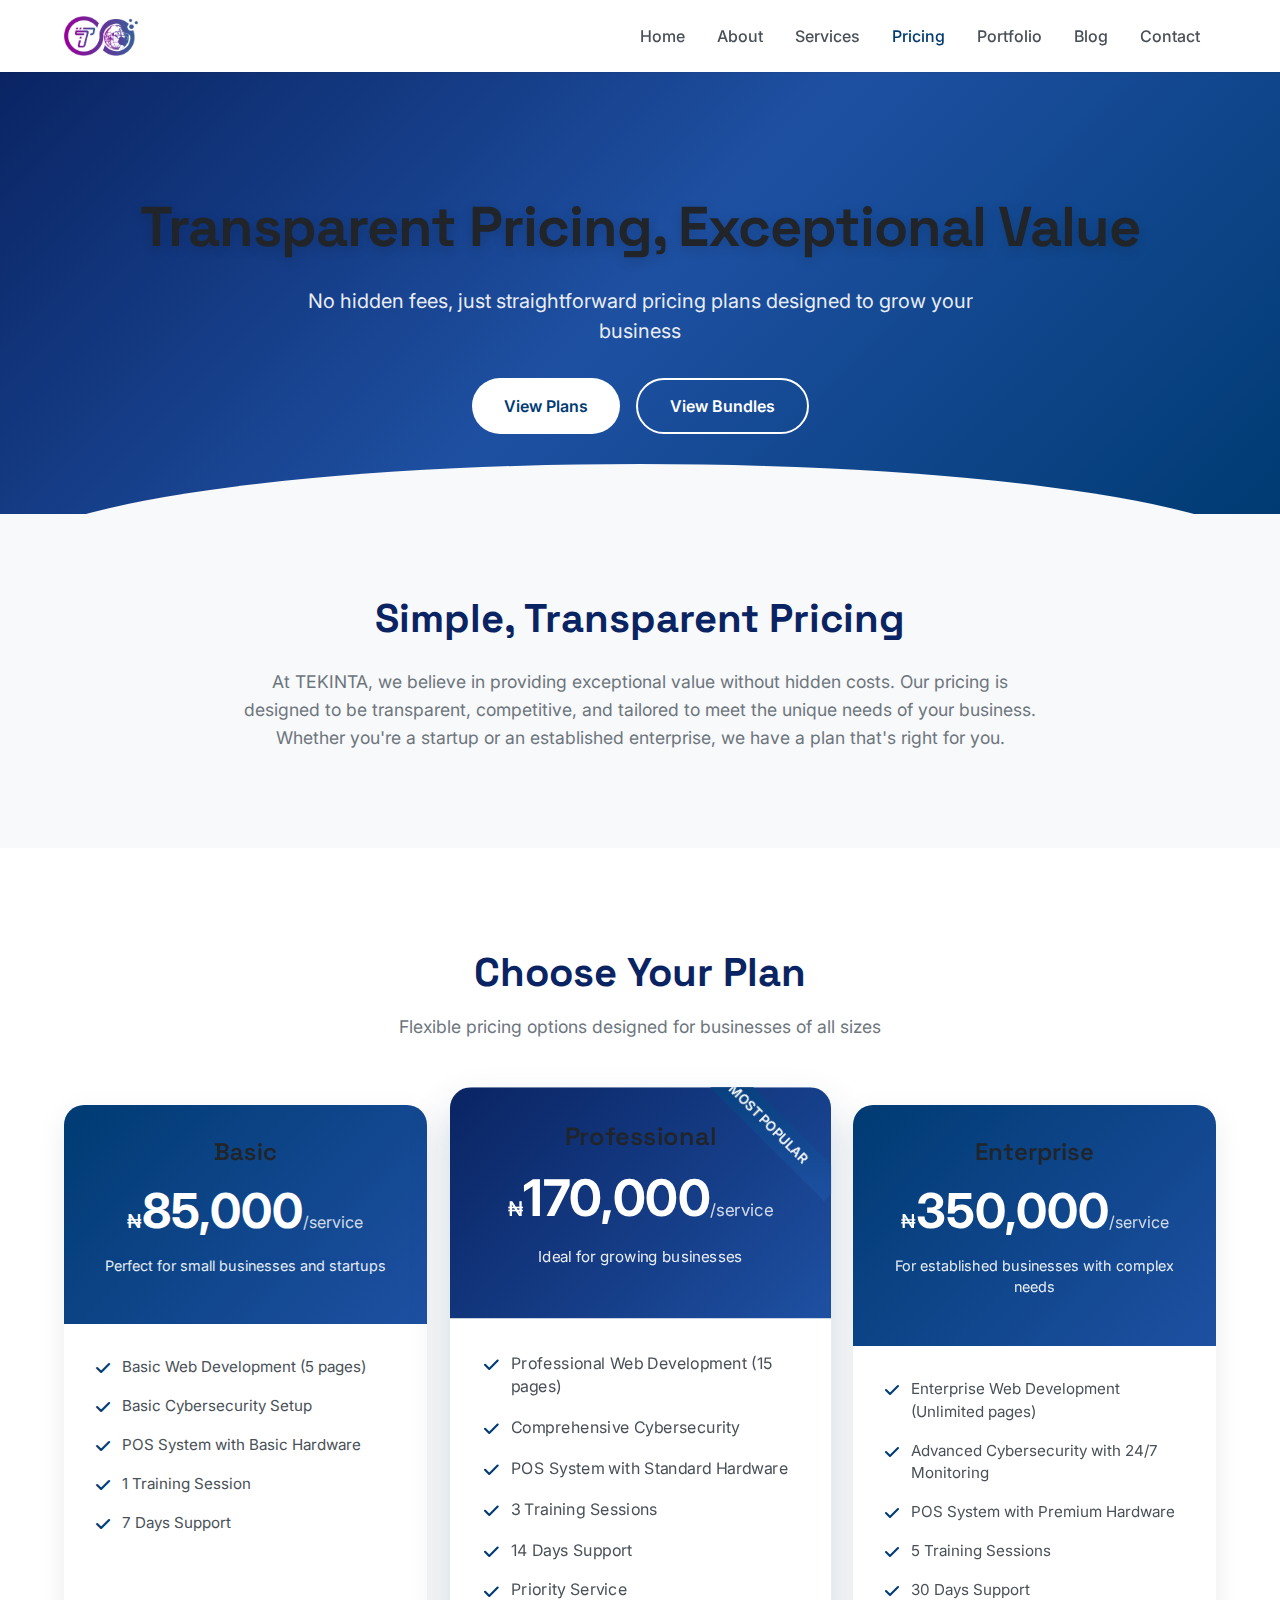
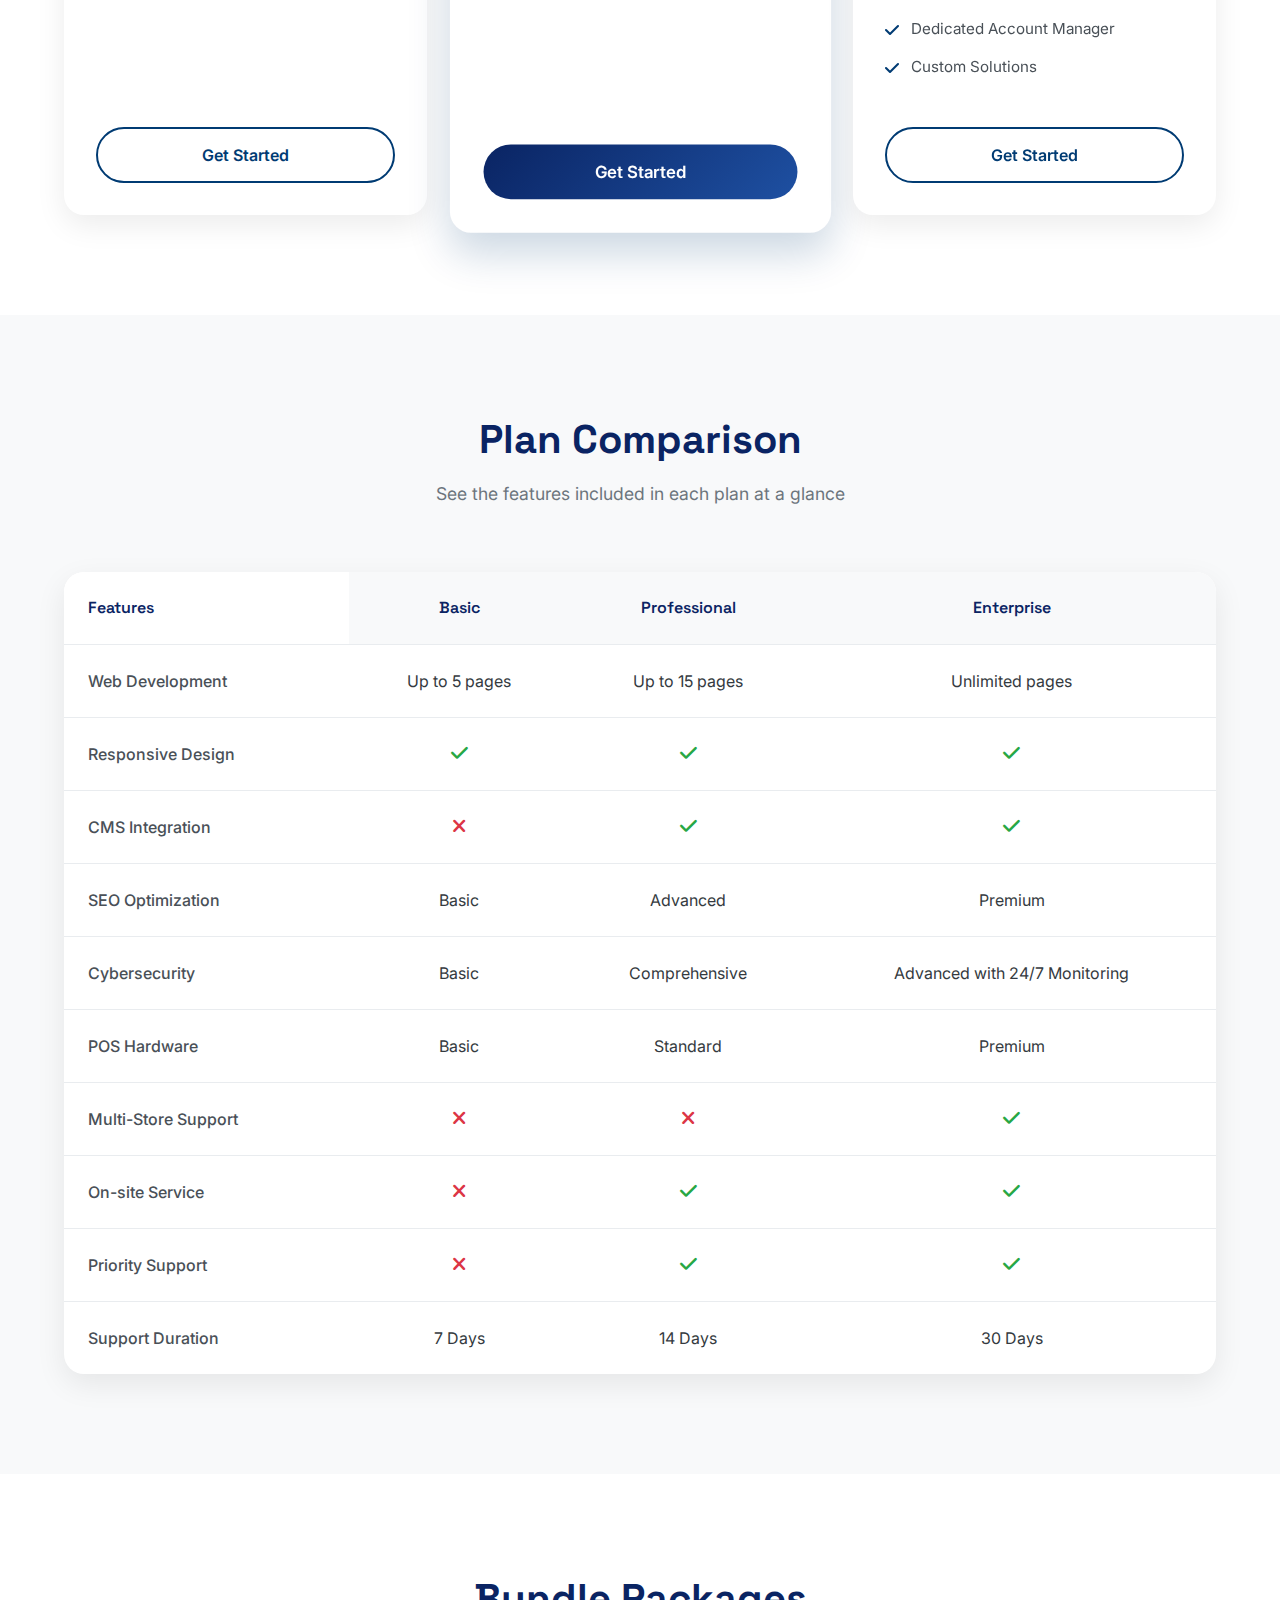
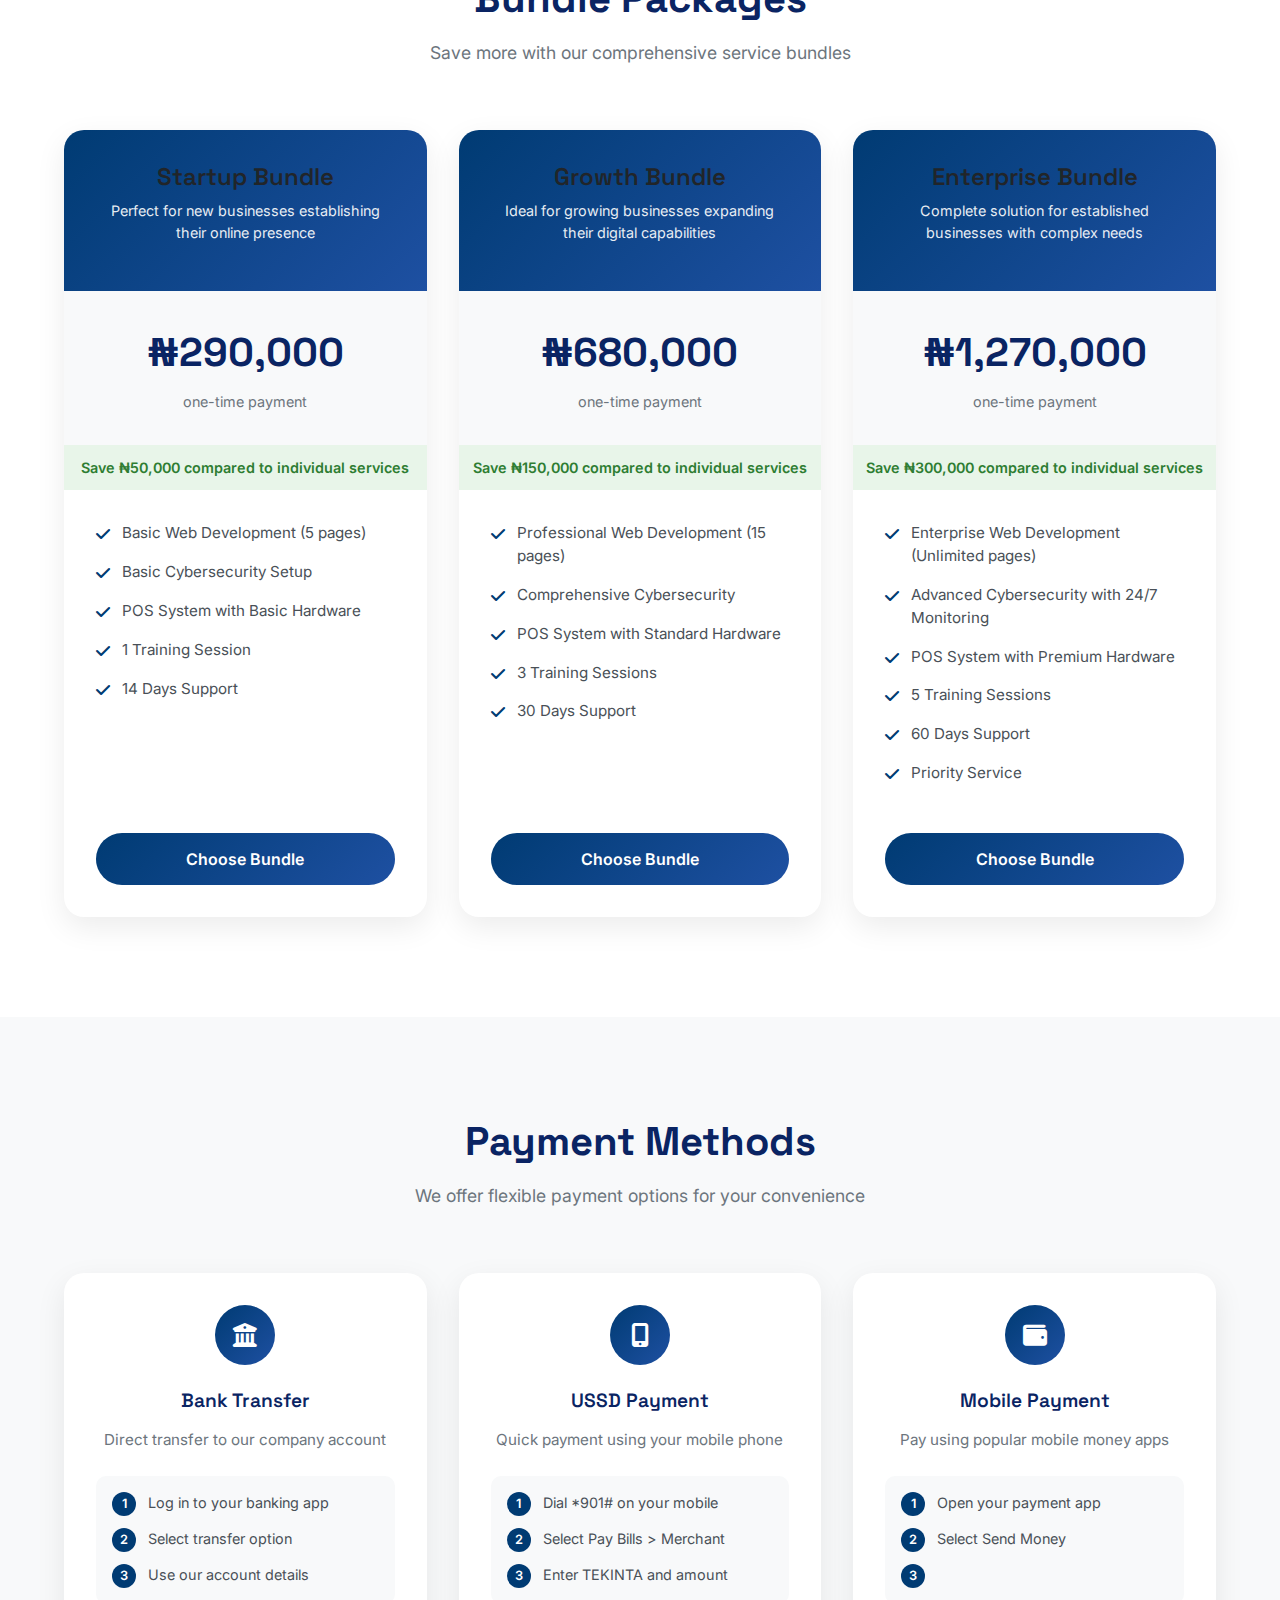
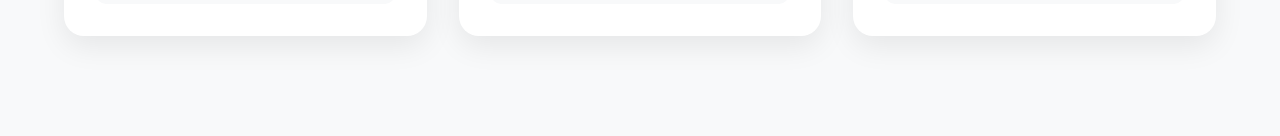
<file: pricing.html>
<!DOCTYPE html>
<html lang="en">
<head>
    <meta charset="UTF-8">
    <meta name="viewport" content="width=device-width, initial-scale=1.0">
    <title>Pricing - TEKINTA Digital Solutions</title>
    <meta name="description" content="Explore our transparent pricing plans for web development, cybersecurity, POS systems, and other technology services. TEKINTA Digital Solutions offers competitive pricing for businesses in Nigeria.">
    
    <!-- Open Graph / Facebook -->
    <meta property="og:type" content="website">
    <meta property="og:url" content="https://tekinta.pages.dev/pricing.html">
    <meta property="og:title" content="Pricing - TEKINTA Digital Solutions">
    <meta property="og:description" content="Explore our transparent pricing plans for web development, cybersecurity, POS systems, and other technology services. TEKINTA Digital Solutions offers competitive pricing for businesses in Nigeria.">
    <meta property="og:image" content="https://tekinta.pages.dev/assets/img/introimage.png">
    
    <!-- Twitter -->
    <meta property="twitter:card" content="summary_large_image">
    <meta property="twitter:url" content="https://tekinta.pages.dev/pricing.html">
    <meta property="twitter:title" content="Pricing - TEKINTA Digital Solutions">
    <meta property="twitter:description" content="Explore our transparent pricing plans for web development, cybersecurity, POS systems, and other technology services. TEKINTA Digital Solutions offers competitive pricing for businesses in Nigeria.">
    <meta property="twitter:image" content="https://tekinta.pages.dev/assets/img/introimage.png">
    
    <!-- Favicon -->
    <link rel="icon" href="assets/img/logo.png" type="image/x-icon">
    <link rel="apple-touch-icon" href="assets/img/logo.png">
    
    <!-- Preconnect to external domains -->
    <link rel="preconnect" href="https://fonts.googleapis.com">
    <link rel="preconnect" href="https://fonts.gstatic.com" crossorigin>
    
    <!-- Fonts -->
    <link href="https://fonts.googleapis.com/css2?family=Inter:wght@300;400;500;600;700;800&family=Space+Grotesk:wght@400;500;600;700&display=swap" rel="stylesheet">
    
    <!-- Font Awesome for icons -->
    <link rel="stylesheet" href="https://cdnjs.cloudflare.com/ajax/libs/font-awesome/6.4.0/css/all.min.css">
    
    <!-- CSS -->
    <link rel="stylesheet" href="css/main.css">
    
    <!-- Structured Data -->
    <script type="application/ld+json">
    {
        "@context": "https://schema.org",
        "@type": "WebPage",
        "name": "Pricing - TEKINTA Digital Solutions",
        "description": "Explore our transparent pricing plans for technology services",
        "url": "https://tekinta.pages.dev/pricing.html",
        "mainEntity": {
            "@type": "Organization",
            "name": "TEKINTA Digital Solutions",
            "url": "https://tekinta.pages.dev",
            "logo": {
                "@type": "ImageObject",
                "url": "https://tekinta.pages.dev/assets/img/logo.png"
            }
        }
    }
    </script>
    
    <!-- Custom Styles for Pricing Page -->
    <style>
        /* Pricing Page Specific Styles */
        .pricing-hero {
            background: linear-gradient(135deg, #0a2463 0%, #1e50a2 50%, #003B73 100%);
            position: relative;
            overflow: hidden;
            padding: 120px 0 80px;
        }
        
        .pricing-hero::before {
            content: "";
            position: absolute;
            top: 0;
            left: 0;
            width: 100%;
            height: 100%;
            background-image: url('[data-uri]');
            opacity: 0.4;
        }
        
        .pricing-hero-content {
            position: relative;
            z-index: 2;
            text-align: center;
            color: white;
        }
        
        .pricing-hero h1 {
            font-family: 'Space Grotesk', sans-serif;
            font-size: 3.5rem;
            font-weight: 700;
            margin-bottom: 1.5rem;
            letter-spacing: -1px;
            text-shadow: 0 4px 12px rgba(0, 0, 0, 0.15);
        }
        
        .pricing-hero p {
            font-size: 1.25rem;
            max-width: 700px;
            margin: 0 auto 2rem;
            opacity: 0.9;
        }
        
        .pricing-hero-buttons {
            display: flex;
            justify-content: center;
            gap: 1rem;
            flex-wrap: wrap;
        }
        
        .pricing-intro {
            background: #f8f9fa;
            padding: 80px 0;
            position: relative;
        }
        
        .pricing-intro::before {
            content: "";
            position: absolute;
            top: -50px;
            left: 0;
            width: 100%;
            height: 100px;
            background: #f8f9fa;
            border-radius: 50% 50% 0 0 / 100% 100% 0 0;
        }
        
        .intro-content {
            text-align: center;
            max-width: 800px;
            margin: 0 auto;
        }
        
        .intro-content h2 {
            font-family: 'Space Grotesk', sans-serif;
            font-size: 2.5rem;
            font-weight: 700;
            color: #0a2463;
            margin-bottom: 1.5rem;
        }
        
        .intro-content p {
            font-size: 1.1rem;
            color: #6c757d;
            line-height: 1.6;
        }
        
        .pricing-plans {
            padding: 100px 0;
            background: white;
        }
        
        .section-header {
            text-align: center;
            margin-bottom: 4rem;
        }
        
        .section-title {
            font-family: 'Space Grotesk', sans-serif;
            font-size: 2.5rem;
            font-weight: 700;
            color: #0a2463;
            margin-bottom: 1rem;
        }
        
        .section-subtitle {
            font-size: 1.1rem;
            color: #6c757d;
            max-width: 600px;
            margin: 0 auto;
        }
        
        .plans-container {
            display: grid;
            grid-template-columns: repeat(auto-fit, minmax(300px, 1fr));
            gap: 2rem;
            max-width: 1200px;
            margin: 0 auto;
        }
        
        .plan-card {
            background: white;
            border-radius: 20px;
            overflow: hidden;
            box-shadow: 0 10px 30px rgba(0, 0, 0, 0.08);
            transition: transform 0.3s ease, box-shadow 0.3s ease;
            position: relative;
            display: flex;
            flex-direction: column;
        }
        
        .plan-card:hover {
            transform: translateY(-10px);
            box-shadow: 0 20px 40px rgba(0, 0, 0, 0.12);
        }
        
        .plan-card.featured {
            transform: scale(1.05);
            box-shadow: 0 20px 40px rgba(0, 59, 115, 0.2);
        }
        
        .plan-card.featured::before {
            content: "MOST POPULAR";
            position: absolute;
            top: 20px;
            right: -30px;
            background: linear-gradient(135deg, #003B73, #1e50a2);
            color: white;
            padding: 5px 40px;
            font-size: 0.8rem;
            font-weight: 600;
            transform: rotate(45deg);
        }
        
        .plan-header {
            background: linear-gradient(135deg, #003B73, #1e50a2);
            color: white;
            padding: 2rem;
            text-align: center;
        }
        
        .plan-card.featured .plan-header {
            background: linear-gradient(135deg, #0a2463, #1e50a2);
        }
        
        .plan-name {
            font-family: 'Space Grotesk', sans-serif;
            font-size: 1.5rem;
            font-weight: 600;
            margin-bottom: 0.5rem;
        }
        
        .plan-price {
            display: flex;
            align-items: baseline;
            justify-content: center;
            margin-bottom: 0.5rem;
        }
        
        .plan-currency {
            font-size: 1.2rem;
            font-weight: 500;
        }
        
        .plan-amount {
            font-size: 3rem;
            font-weight: 700;
        }
        
        .plan-period {
            font-size: 1rem;
            opacity: 0.8;
        }
        
        .plan-description {
            font-size: 0.9rem;
            opacity: 0.9;
        }
        
        .plan-features {
            padding: 2rem;
            flex-grow: 1;
        }
        
        .plan-feature {
            display: flex;
            align-items: flex-start;
            margin-bottom: 1rem;
        }
        
        .plan-feature i {
            color: #003B73;
            margin-right: 0.75rem;
            margin-top: 0.25rem;
        }
        
        .plan-feature-text {
            font-size: 0.95rem;
            color: #495057;
        }
        
        .plan-footer {
            padding: 0 2rem 2rem;
        }
        
        .plan-button {
            width: 100%;
            padding: 0.875rem;
            border: none;
            border-radius: 50px;
            font-weight: 600;
            cursor: pointer;
            transition: all 0.3s ease;
            text-align: center;
            text-decoration: none;
            display: block;
        }
        
        .plan-card:not(.featured) .plan-button {
            background: white;
            color: #003B73;
            border: 2px solid #003B73;
        }
        
        .plan-card:not(.featured) .plan-button:hover {
            background: #003B73;
            color: white;
        }
        
        .plan-card.featured .plan-button {
            background: linear-gradient(135deg, #0a2463, #1e50a2);
            color: white;
        }
        
        .plan-card.featured .plan-button:hover {
            background: linear-gradient(135deg, #1e50a2, #0a2463);
        }
        
        .pricing-comparison {
            padding: 100px 0;
            background: #f8f9fa;
        }
        
        .comparison-table {
            background: white;
            border-radius: 20px;
            overflow: hidden;
            box-shadow: 0 10px 30px rgba(0, 0, 0, 0.08);
            max-width: 1200px;
            margin: 0 auto;
        }
        
        .comparison-table table {
            width: 100%;
            border-collapse: collapse;
        }
        
        .comparison-table th, .comparison-table td {
            padding: 1.5rem;
            text-align: center;
            border-bottom: 1px solid #e9ecef;
        }
        
        .comparison-table th {
            background: #f8f9fa;
            font-weight: 600;
            color: #0a2463;
            font-family: 'Space Grotesk', sans-serif;
        }
        
        .comparison-table th:first-child {
            text-align: left;
            background: white;
        }
        
        .comparison-table td:first-child {
            text-align: left;
            font-weight: 500;
            color: #495057;
        }
        
        .comparison-table tr:last-child td {
            border-bottom: none;
        }
        
        .comparison-table .check {
            color: #28a745;
            font-size: 1.2rem;
        }
        
        .comparison-table .cross {
            color: #dc3545;
            font-size: 1.2rem;
        }
        
        .bundle-section {
            padding: 100px 0;
            background: white;
        }
        
        .bundle-cards {
            display: grid;
            grid-template-columns: repeat(auto-fit, minmax(350px, 1fr));
            gap: 2rem;
            max-width: 1200px;
            margin: 0 auto;
        }
        
        .bundle-card {
            background: white;
            border-radius: 20px;
            overflow: hidden;
            box-shadow: 0 10px 30px rgba(0, 0, 0, 0.08);
            transition: transform 0.3s ease, box-shadow 0.3s ease;
            position: relative;
            display: flex;
            flex-direction: column;
        }
        
        .bundle-card:hover {
            transform: translateY(-10px);
            box-shadow: 0 20px 40px rgba(0, 0, 0, 0.12);
        }
        
        .bundle-header {
            background: linear-gradient(135deg, #003B73, #1e50a2);
            color: white;
            padding: 2rem;
            text-align: center;
        }
        
        .bundle-name {
            font-family: 'Space Grotesk', sans-serif;
            font-size: 1.5rem;
            font-weight: 600;
            margin-bottom: 0.5rem;
        }
        
        .bundle-description {
            font-size: 0.9rem;
            opacity: 0.9;
        }
        
        .bundle-price {
            padding: 2rem;
            text-align: center;
            background: #f8f9fa;
        }
        
        .bundle-price-amount {
            font-family: 'Space Grotesk', sans-serif;
            font-size: 2.5rem;
            font-weight: 700;
            color: #0a2463;
            margin-bottom: 0.5rem;
        }
        
        .bundle-price-period {
            color: #6c757d;
            font-size: 0.9rem;
        }
        
        .bundle-savings {
            background: #e8f5e9;
            color: #2e7d32;
            padding: 0.75rem;
            text-align: center;
            font-weight: 600;
            font-size: 0.9rem;
        }
        
        .bundle-features {
            padding: 2rem;
            flex-grow: 1;
        }
        
        .bundle-feature {
            display: flex;
            align-items: flex-start;
            margin-bottom: 1rem;
        }
        
        .bundle-feature i {
            color: #003B73;
            margin-right: 0.75rem;
            margin-top: 0.25rem;
        }
        
        .bundle-feature-text {
            font-size: 0.95rem;
            color: #495057;
        }
        
        .bundle-footer {
            padding: 0 2rem 2rem;
        }
        
        .bundle-button {
            width: 100%;
            padding: 0.875rem;
            background: linear-gradient(135deg, #003B73, #1e50a2);
            color: white;
            border: none;
            border-radius: 50px;
            font-weight: 600;
            cursor: pointer;
            transition: all 0.3s ease;
            text-align: center;
            text-decoration: none;
            display: block;
        }
        
        .bundle-button:hover {
            background: linear-gradient(135deg, #1e50a2, #0a2463);
        }
        
        .payment-methods {
            padding: 100px 0;
            background: #f8f9fa;
        }
        
        .payment-cards {
            display: grid;
            grid-template-columns: repeat(auto-fit, minmax(250px, 1fr));
            gap: 2rem;
            max-width: 1200px;
            margin: 0 auto;
        }
        
        .payment-card {
            background: white;
            border-radius: 20px;
            padding: 2rem;
            text-align: center;
            box-shadow: 0 10px 30px rgba(0, 0, 0, 0.08);
            transition: transform 0.3s ease, box-shadow 0.3s ease;
        }
        
        .payment-card:hover {
            transform: translateY(-10px);
            box-shadow: 0 20px 40px rgba(0, 0, 0, 0.12);
        }
        
        .payment-icon {
            width: 60px;
            height: 60px;
            background: linear-gradient(135deg, #003B73, #1e50a2);
            border-radius: 50%;
            display: flex;
            align-items: center;
            justify-content: center;
            margin: 0 auto 1.5rem;
            color: white;
            font-size: 1.5rem;
        }
        
        .payment-name {
            font-family: 'Space Grotesk', sans-serif;
            font-size: 1.2rem;
            font-weight: 600;
            color: #0a2463;
            margin-bottom: 1rem;
        }
        
        .payment-description {
            color: #6c757d;
            font-size: 0.95rem;
            margin-bottom: 1.5rem;
        }
        
        .payment-steps {
            text-align: left;
            background: #f8f9fa;
            border-radius: 10px;
            padding: 1rem;
            margin-top: 1rem;
        }
        
        .payment-step {
            display: flex;
            align-items: flex-start;
            margin-bottom: 0.75rem;
        }
        
        .payment-step:last-child {
            margin-bottom: 0;
        }
        
        .payment-step-number {
            width: 24px;
            height: 24px;
            background: #003B73;
            color: white;
            border-radius: 50%;
            display: flex;
            align-items: center;
            justify-content: center;
            font-size: 0.8rem;
            font-weight: 600;
            margin-right: 0.75rem;
            flex-shrink: 0;
        }
        
        .payment-step-text {
            font-size: 0.9rem;
            color: #495057;
        }
        
        .faq-section {
            padding: 100px 0;
            background: white;
        }
        
        .faq-container {
            max-width: 800px;
            margin: 0 auto;
        }
        
        .faq-item {
            margin-bottom: 1rem;
            border-radius: 10px;
            overflow: hidden;
            box-shadow: 0 5px 15px rgba(0, 0, 0, 0.05);
            transition: box-shadow 0.3s ease;
        }
        
        .faq-item.active {
            box-shadow: 0 10px 25px rgba(0, 0, 0, 0.1);
        }
        
        .faq-question {
            background: #f8f9fa;
            padding: 1.5rem;
            width: 100%;
            text-align: left;
            border: none;
            font-family: 'Space Grotesk', sans-serif;
            font-size: 1.1rem;
            font-weight: 600;
            color: #0a2463;
            cursor: pointer;
            display: flex;
            justify-content: space-between;
            align-items: center;
            transition: background 0.3s ease;
        }
        
        .faq-question:hover {
            background: #e9ecef;
        }
        
        .faq-question i {
            transition: transform 0.3s ease;
        }
        
        .faq-item.active .faq-question i {
            transform: rotate(180deg);
        }
        
        .faq-answer {
            max-height: 0;
            overflow: hidden;
            transition: max-height 0.3s ease;
            background: white;
        }
        
        .faq-answer-content {
            padding: 1.5rem;
            color: #6c757d;
            line-height: 1.6;
        }
        
        .cta-section {
            padding: 100px 0;
            background: linear-gradient(135deg, #0a2463 0%, #1e50a2 50%, #003B73 100%);
            position: relative;
            overflow: hidden;
        }
        
        .cta-section::before {
            content: "";
            position: absolute;
            top: 0;
            left: 0;
            width: 100%;
            height: 100%;
            background-image: url('[data-uri]');
            opacity: 0.4;
        }
        
        .cta-content {
            position: relative;
            z-index: 2;
            text-align: center;
            max-width: 800px;
            margin: 0 auto;
        }
        
        .cta-content h2 {
            font-family: 'Space Grotesk', sans-serif;
            font-size: 2.5rem;
            font-weight: 700;
            color: white;
            margin-bottom: 1.5rem;
        }
        
        .cta-content p {
            font-size: 1.1rem;
            color: rgba(255, 255, 255, 0.8);
            margin-bottom: 2rem;
        }
        
        .cta-buttons {
            display: flex;
            justify-content: center;
            gap: 1rem;
            flex-wrap: wrap;
        }
        
        .btn-primary {
            background: white;
            color: #003B73;
            border: none;
            padding: 0.875rem 2rem;
            border-radius: 50px;
            font-weight: 600;
            cursor: pointer;
            transition: all 0.3s ease;
            display: inline-flex;
            align-items: center;
            gap: 0.5rem;
            text-decoration: none;
        }
        
        .btn-primary:hover {
            transform: translateY(-2px);
            box-shadow: 0 10px 20px rgba(0, 0, 0, 0.1);
        }
        
        .btn-outline {
            background: transparent;
            color: white;
            border: 2px solid white;
            padding: 0.875rem 2rem;
            border-radius: 50px;
            font-weight: 600;
            cursor: pointer;
            transition: all 0.3s ease;
            display: inline-flex;
            align-items: center;
            gap: 0.5rem;
            text-decoration: none;
        }
        
        .btn-outline:hover {
            background: white;
            color: #003B73;
        }
        
        /* Responsive Styles */
        @media (max-width: 992px) {
            .plan-card.featured {
                transform: scale(1);
            }
            
            .comparison-table {
                overflow-x: auto;
            }
            
            .comparison-table table {
                min-width: 600px;
            }
        }
        
        @media (max-width: 768px) {
            .pricing-hero h1 {
                font-size: 2.5rem;
            }
            
            .pricing-hero p {
                font-size: 1rem;
            }
            
            .section-title {
                font-size: 2rem;
            }
            
            .plan-amount {
                font-size: 2.5rem;
            }
            
            .bundle-price-amount {
                font-size: 2rem;
            }
            
            .cta-content h2 {
                font-size: 2rem;
            }
        }
        
        @media (max-width: 576px) {
            .pricing-hero-buttons {
                flex-direction: column;
                align-items: center;
            }
            
            .cta-buttons {
                flex-direction: column;
                align-items: center;
            }
        }
    </style>
</head>
<body>
    <!-- Skip to main content for accessibility -->
    <a href="#main-content" class="skip-link">Skip to main content</a>
    
    <!-- Header with Navigation -->
    <header class="header">
        <div class="container">
            <div class="header__inner">
                <div class="header__logo">
                    <a href="index.html" aria-label="TEKINTA Digital Solutions Home">
                        <img src="assets/img/logo.png" alt="TEKINTA Digital Solutions Logo" width="180" height="50">
                    </a>
                </div>
                
                <!-- Desktop Navigation -->
                <nav class="nav nav--desktop" aria-label="Main navigation">
                    <ul class="nav__list">
                        <li class="nav__item"><a href="index.html" class="nav__link">Home</a></li>
                        <li class="nav__item"><a href="about.html" class="nav__link">About</a></li>
                        <li class="nav__item"><a href="services.html" class="nav__link">Services</a></li>
                        <li class="nav__item"><a href="pricing.html" class="nav__link nav__link--active" aria-current="page">Pricing</a></li>
                        <li class="nav__item"><a href="portfolio.html" class="nav__link">Portfolio</a></li>
                        <li class="nav__item"><a href="blog.html" class="nav__link">Blog</a></li>
                        <li class="nav__item"><a href="contact.html" class="nav__link">Contact</a></li>
                    </ul>
                </nav>
                
                <!-- Mobile Menu Toggle -->
                <button class="mobile-menu-toggle" aria-label="Toggle navigation menu" aria-expanded="false" aria-controls="mobile-navigation">
                    <span class="mobile-menu-toggle__icon"></span>
                </button>
            </div>
        </div>
        
        <!-- Mobile Navigation -->
        <nav class="nav nav--mobile" id="mobile-navigation" aria-label="Mobile navigation">
            <ul class="nav__list">
                <li class="nav__item"><a href="index.html" class="nav__link">Home</a></li>
                <li class="nav__item"><a href="about.html" class="nav__link">About</a></li>
                <li class="nav__item"><a href="services.html" class="nav__link">Services</a></li>
                <li class="nav__item"><a href="pricing.html" class="nav__link nav__link--active" aria-current="page">Pricing</a></li>
                <li class="nav__item"><a href="portfolio.html" class="nav__link">Portfolio</a></li>
                <li class="nav__item"><a href="blog.html" class="nav__link">Blog</a></li>
                <li class="nav__item"><a href="contact.html" class="nav__link">Contact</a></li>
            </ul>
        </nav>
    </header>
    
    <!-- Mobile Sticky Bar -->
    <div class="mobile-sticky-bar">
        <a href="tel:+2349069102902" class="mobile-sticky-bar__button mobile-sticky-bar__button--call" aria-label="Call us">
            <svg class="mobile-sticky-bar__icon" width="24" height="24" viewBox="0 0 24 24" fill="none" xmlns="http://www.w3.org/2000/svg">
                <path d="M6.62 10.79C8.06 13.62 10.38 15.94 13.21 17.38L15.41 15.18C15.69 14.9 16.08 14.82 16.43 14.93C17.55 15.3 18.75 15.5 20 15.5C20.55 15.5 21 15.95 21 16.5V20C21 20.55 20.55 21 20 21C10.61 21 3 13.39 3 4C3 3.45 3.45 3 4 3H7.5C8.05 3 8.5 3.45 8.5 4C8.5 5.25 8.7 6.45 9.07 7.57C9.18 7.92 9.1 8.31 8.82 8.59L6.62 10.79Z" fill="currentColor"/>
            </svg>
        </a>
        <a href="https://wa.me/2349069102902?text=Hello%20TEKINTA,%20I'm%20interested%20in%20your%20services" class="mobile-sticky-bar__button mobile-sticky-bar__button--whatsapp" aria-label="Chat on WhatsApp" target="_blank" rel="noopener noreferrer">
            <svg class="mobile-sticky-bar__icon" width="24" height="24" viewBox="0 0 24 24" fill="none" xmlns="http://www.w3.org/2000/svg">
                <path d="M17.472 14.382C17.136 14.202 15.645 13.466 15.337 13.346C15.029 13.226 14.805 13.166 14.581 13.502C14.357 13.838 13.785 14.522 13.589 14.746C13.393 14.97 13.197 14.998 12.861 14.818C12.525 14.638 11.533 14.316 10.353 13.258C9.427 12.424 8.799 11.394 8.603 11.058C8.407 10.722 8.583 10.542 8.763 10.362C8.925 10.2 9.121 9.958 9.301 9.762C9.481 9.566 9.541 9.426 9.661 9.202C9.781 8.978 9.721 8.782 9.643 8.602C9.565 8.422 8.965 6.931 8.685 6.259C8.413 5.605 8.137 5.693 7.929 5.683C7.733 5.673 7.509 5.671 7.285 5.671C7.061 5.671 6.697 5.751 6.389 6.087C6.081 6.423 5.297 7.159 5.297 8.65C5.297 10.141 6.417 11.582 6.597 11.806C6.777 12.03 8.955 15.37 12.261 16.682C13.061 16.998 13.681 17.186 14.161 17.326C14.965 17.566 15.697 17.534 16.277 17.452C16.925 17.36 18.133 16.714 18.413 16.006C18.693 15.298 18.693 14.702 18.615 14.578C18.537 14.454 18.313 14.374 17.977 14.214L17.472 14.382Z" fill="currentColor"/>
                <path d="M12 2C6.477 2 2 6.477 2 12C2 13.819 2.487 15.529 3.338 17L2.021 21.923C1.924 22.284 2.252 22.613 2.613 22.516L7.537 21.199C9.008 22.05 10.718 22.537 12.537 22.537C18.06 22.537 22.537 18.06 22.537 12.537C22.537 7.014 18.06 2.537 12.537 2.537L12 2ZM12 20.537C10.395 20.537 8.894 20.068 7.628 19.259L7.227 19.003L4.289 19.771L5.057 16.833L4.801 16.432C3.992 15.166 3.523 13.665 3.523 12.06C3.523 7.603 7.063 4.063 11.52 4.063C15.977 4.063 19.517 7.603 19.517 12.06C19.517 16.517 15.977 20.057 11.52 20.057L12 20.537Z" fill="currentColor"/>
            </svg>
        </a>
    </div>
    
    <!-- Main Content -->
    <main id="main-content">
        <!-- Hero Section -->
        <section class="pricing-hero" aria-labelledby="pricing-heading">
            <div class="container">
                <div class="pricing-hero-content">
                    <h1 id="pricing-heading">Transparent Pricing, Exceptional Value</h1>
                    <p>No hidden fees, just straightforward pricing plans designed to grow your business</p>
                    <div class="pricing-hero-buttons">
                        <a href="#pricing-plans" class="btn-primary">View Plans</a>
                        <a href="#bundle-packages" class="btn-outline">View Bundles</a>
                    </div>
                </div>
            </div>
        </section>
        
        <!-- Intro Section -->
        <section class="pricing-intro" aria-labelledby="intro-heading">
            <div class="container">
                <div class="intro-content">
                    <h2 id="intro-heading">Simple, Transparent Pricing</h2>
                    <p>At TEKINTA, we believe in providing exceptional value without hidden costs. Our pricing is designed to be transparent, competitive, and tailored to meet the unique needs of your business. Whether you're a startup or an established enterprise, we have a plan that's right for you.</p>
                </div>
            </div>
        </section>
        
        <!-- Pricing Plans Section -->
        <section class="pricing-plans" id="pricing-plans" aria-labelledby="plans-heading">
            <div class="container">
                <div class="section-header">
                    <h2 id="plans-heading" class="section-title">Choose Your Plan</h2>
                    <p class="section-subtitle">Flexible pricing options designed for businesses of all sizes</p>
                </div>
                
                <div class="plans-container">
                    <!-- Basic Plan -->
                    <div class="plan-card">
                        <div class="plan-header">
                            <h3 class="plan-name">Basic</h3>
                            <div class="plan-price">
                                <span class="plan-currency">₦</span>
                                <span class="plan-amount">85,000</span>
                                <span class="plan-period">/service</span>
                            </div>
                            <p class="plan-description">Perfect for small businesses and startups</p>
                        </div>
                        <div class="plan-features">
                            <div class="plan-feature">
                                <i class="fas fa-check"></i>
                                <span class="plan-feature-text">Basic Web Development (5 pages)</span>
                            </div>
                            <div class="plan-feature">
                                <i class="fas fa-check"></i>
                                <span class="plan-feature-text">Basic Cybersecurity Setup</span>
                            </div>
                            <div class="plan-feature">
                                <i class="fas fa-check"></i>
                                <span class="plan-feature-text">POS System with Basic Hardware</span>
                            </div>
                            <div class="plan-feature">
                                <i class="fas fa-check"></i>
                                <span class="plan-feature-text">1 Training Session</span>
                            </div>
                            <div class="plan-feature">
                                <i class="fas fa-check"></i>
                                <span class="plan-feature-text">7 Days Support</span>
                            </div>
                        </div>
                        <div class="plan-footer">
                            <a href="contact.html?plan=basic" class="plan-button">Get Started</a>
                        </div>
                    </div>
                    
                    <!-- Professional Plan -->
                    <div class="plan-card featured">
                        <div class="plan-header">
                            <h3 class="plan-name">Professional</h3>
                            <div class="plan-price">
                                <span class="plan-currency">₦</span>
                                <span class="plan-amount">170,000</span>
                                <span class="plan-period">/service</span>
                            </div>
                            <p class="plan-description">Ideal for growing businesses</p>
                        </div>
                        <div class="plan-features">
                            <div class="plan-feature">
                                <i class="fas fa-check"></i>
                                <span class="plan-feature-text">Professional Web Development (15 pages)</span>
                            </div>
                            <div class="plan-feature">
                                <i class="fas fa-check"></i>
                                <span class="plan-feature-text">Comprehensive Cybersecurity</span>
                            </div>
                            <div class="plan-feature">
                                <i class="fas fa-check"></i>
                                <span class="plan-feature-text">POS System with Standard Hardware</span>
                            </div>
                            <div class="plan-feature">
                                <i class="fas fa-check"></i>
                                <span class="plan-feature-text">3 Training Sessions</span>
                            </div>
                            <div class="plan-feature">
                                <i class="fas fa-check"></i>
                                <span class="plan-feature-text">14 Days Support</span>
                            </div>
                            <div class="plan-feature">
                                <i class="fas fa-check"></i>
                                <span class="plan-feature-text">Priority Service</span>
                            </div>
                        </div>
                        <div class="plan-footer">
                            <a href="contact.html?plan=professional" class="plan-button">Get Started</a>
                        </div>
                    </div>
                    
                    <!-- Enterprise Plan -->
                    <div class="plan-card">
                        <div class="plan-header">
                            <h3 class="plan-name">Enterprise</h3>
                            <div class="plan-price">
                                <span class="plan-currency">₦</span>
                                <span class="plan-amount">350,000</span>
                                <span class="plan-period">/service</span>
                            </div>
                            <p class="plan-description">For established businesses with complex needs</p>
                        </div>
                        <div class="plan-features">
                            <div class="plan-feature">
                                <i class="fas fa-check"></i>
                                <span class="plan-feature-text">Enterprise Web Development (Unlimited pages)</span>
                            </div>
                            <div class="plan-feature">
                                <i class="fas fa-check"></i>
                                <span class="plan-feature-text">Advanced Cybersecurity with 24/7 Monitoring</span>
                            </div>
                            <div class="plan-feature">
                                <i class="fas fa-check"></i>
                                <span class="plan-feature-text">POS System with Premium Hardware</span>
                            </div>
                            <div class="plan-feature">
                                <i class="fas fa-check"></i>
                                <span class="plan-feature-text">5 Training Sessions</span>
                            </div>
                            <div class="plan-feature">
                                <i class="fas fa-check"></i>
                                <span class="plan-feature-text">30 Days Support</span>
                            </div>
                            <div class="plan-feature">
                                <i class="fas fa-check"></i>
                                <span class="plan-feature-text">Dedicated Account Manager</span>
                            </div>
                            <div class="plan-feature">
                                <i class="fas fa-check"></i>
                                <span class="plan-feature-text">Custom Solutions</span>
                            </div>
                        </div>
                        <div class="plan-footer">
                            <a href="contact.html?plan=enterprise" class="plan-button">Get Started</a>
                        </div>
                    </div>
                </div>
            </div>
        </section>
        
        <!-- Pricing Comparison Section -->
        <section class="pricing-comparison" aria-labelledby="comparison-heading">
            <div class="container">
                <div class="section-header">
                    <h2 id="comparison-heading" class="section-title">Plan Comparison</h2>
                    <p class="section-subtitle">See the features included in each plan at a glance</p>
                </div>
                
                <div class="comparison-table">
                    <table>
                        <thead>
                            <tr>
                                <th>Features</th>
                                <th>Basic</th>
                                <th>Professional</th>
                                <th>Enterprise</th>
                            </tr>
                        </thead>
                        <tbody>
                            <tr>
                                <td>Web Development</td>
                                <td>Up to 5 pages</td>
                                <td>Up to 15 pages</td>
                                <td>Unlimited pages</td>
                            </tr>
                            <tr>
                                <td>Responsive Design</td>
                                <td><i class="fas fa-check check"></i></td>
                                <td><i class="fas fa-check check"></i></td>
                                <td><i class="fas fa-check check"></i></td>
                            </tr>
                            <tr>
                                <td>CMS Integration</td>
                                <td><i class="fas fa-times cross"></i></td>
                                <td><i class="fas fa-check check"></i></td>
                                <td><i class="fas fa-check check"></i></td>
                            </tr>
                            <tr>
                                <td>SEO Optimization</td>
                                <td>Basic</td>
                                <td>Advanced</td>
                                <td>Premium</td>
                            </tr>
                            <tr>
                                <td>Cybersecurity</td>
                                <td>Basic</td>
                                <td>Comprehensive</td>
                                <td>Advanced with 24/7 Monitoring</td>
                            </tr>
                            <tr>
                                <td>POS Hardware</td>
                                <td>Basic</td>
                                <td>Standard</td>
                                <td>Premium</td>
                            </tr>
                            <tr>
                                <td>Multi-Store Support</td>
                                <td><i class="fas fa-times cross"></i></td>
                                <td><i class="fas fa-times cross"></i></td>
                                <td><i class="fas fa-check check"></i></td>
                            </tr>
                            <tr>
                                <td>On-site Service</td>
                                <td><i class="fas fa-times cross"></i></td>
                                <td><i class="fas fa-check check"></i></td>
                                <td><i class="fas fa-check check"></i></td>
                            </tr>
                            <tr>
                                <td>Priority Support</td>
                                <td><i class="fas fa-times cross"></i></td>
                                <td><i class="fas fa-check check"></i></td>
                                <td><i class="fas fa-check check"></i></td>
                            </tr>
                            <tr>
                                <td>Support Duration</td>
                                <td>7 Days</td>
                                <td>14 Days</td>
                                <td>30 Days</td>
                            </tr>
                        </tbody>
                    </table>
                </div>
            </div>
        </section>
        
        <!-- Bundle Packages Section -->
        <section class="bundle-section" id="bundle-packages" aria-labelledby="bundle-heading">
            <div class="container">
                <div class="section-header">
                    <h2 id="bundle-heading" class="section-title">Bundle Packages</h2>
                    <p class="section-subtitle">Save more with our comprehensive service bundles</p>
                </div>
                
                <div class="bundle-cards">
                    <!-- Startup Bundle -->
                    <div class="bundle-card">
                        <div class="bundle-header">
                            <h3 class="bundle-name">Startup Bundle</h3>
                            <p class="bundle-description">Perfect for new businesses establishing their online presence</p>
                        </div>
                        <div class="bundle-price">
                            <div class="bundle-price-amount">₦290,000</div>
                            <div class="bundle-price-period">one-time payment</div>
                        </div>
                        <div class="bundle-savings">Save ₦50,000 compared to individual services</div>
                        <div class="bundle-features">
                            <div class="bundle-feature">
                                <i class="fas fa-check"></i>
                                <span class="bundle-feature-text">Basic Web Development (5 pages)</span>
                            </div>
                            <div class="bundle-feature">
                                <i class="fas fa-check"></i>
                                <span class="bundle-feature-text">Basic Cybersecurity Setup</span>
                            </div>
                            <div class="bundle-feature">
                                <i class="fas fa-check"></i>
                                <span class="bundle-feature-text">POS System with Basic Hardware</span>
                            </div>
                            <div class="bundle-feature">
                                <i class="fas fa-check"></i>
                                <span class="bundle-feature-text">1 Training Session</span>
                            </div>
                            <div class="bundle-feature">
                                <i class="fas fa-check"></i>
                                <span class="bundle-feature-text">14 Days Support</span>
                            </div>
                        </div>
                        <div class="bundle-footer">
                            <a href="contact.html?bundle=startup" class="bundle-button">Choose Bundle</a>
                        </div>
                    </div>
                    
                    <!-- Growth Bundle -->
                    <div class="bundle-card">
                        <div class="bundle-header">
                            <h3 class="bundle-name">Growth Bundle</h3>
                            <p class="bundle-description">Ideal for growing businesses expanding their digital capabilities</p>
                        </div>
                        <div class="bundle-price">
                            <div class="bundle-price-amount">₦680,000</div>
                            <div class="bundle-price-period">one-time payment</div>
                        </div>
                        <div class="bundle-savings">Save ₦150,000 compared to individual services</div>
                        <div class="bundle-features">
                            <div class="bundle-feature">
                                <i class="fas fa-check"></i>
                                <span class="bundle-feature-text">Professional Web Development (15 pages)</span>
                            </div>
                            <div class="bundle-feature">
                                <i class="fas fa-check"></i>
                                <span class="bundle-feature-text">Comprehensive Cybersecurity</span>
                            </div>
                            <div class="bundle-feature">
                                <i class="fas fa-check"></i>
                                <span class="bundle-feature-text">POS System with Standard Hardware</span>
                            </div>
                            <div class="bundle-feature">
                                <i class="fas fa-check"></i>
                                <span class="bundle-feature-text">3 Training Sessions</span>
                            </div>
                            <div class="bundle-feature">
                                <i class="fas fa-check"></i>
                                <span class="bundle-feature-text">30 Days Support</span>
                            </div>
                        </div>
                        <div class="bundle-footer">
                            <a href="contact.html?bundle=growth" class="bundle-button">Choose Bundle</a>
                        </div>
                    </div>
                    
                    <!-- Enterprise Bundle -->
                    <div class="bundle-card">
                        <div class="bundle-header">
                            <h3 class="bundle-name">Enterprise Bundle</h3>
                            <p class="bundle-description">Complete solution for established businesses with complex needs</p>
                        </div>
                        <div class="bundle-price">
                            <div class="bundle-price-amount">₦1,270,000</div>
                            <div class="bundle-price-period">one-time payment</div>
                        </div>
                        <div class="bundle-savings">Save ₦300,000 compared to individual services</div>
                        <div class="bundle-features">
                            <div class="bundle-feature">
                                <i class="fas fa-check"></i>
                                <span class="bundle-feature-text">Enterprise Web Development (Unlimited pages)</span>
                            </div>
                            <div class="bundle-feature">
                                <i class="fas fa-check"></i>
                                <span class="bundle-feature-text">Advanced Cybersecurity with 24/7 Monitoring</span>
                            </div>
                            <div class="bundle-feature">
                                <i class="fas fa-check"></i>
                                <span class="bundle-feature-text">POS System with Premium Hardware</span>
                            </div>
                            <div class="bundle-feature">
                                <i class="fas fa-check"></i>
                                <span class="bundle-feature-text">5 Training Sessions</span>
                            </div>
                            <div class="bundle-feature">
                                <i class="fas fa-check"></i>
                                <span class="bundle-feature-text">60 Days Support</span>
                            </div>
                            <div class="bundle-feature">
                                <i class="fas fa-check"></i>
                                <span class="bundle-feature-text">Priority Service</span>
                            </div>
                        </div>
                        <div class="bundle-footer">
                            <a href="contact.html?bundle=enterprise" class="bundle-button">Choose Bundle</a>
                        </div>
                    </div>
                </div>
            </div>
        </section>
        
        <!-- Payment Methods Section -->
        <section class="payment-methods" aria-labelledby="payment-heading">
            <div class="container">
                <div class="section-header">
                    <h2 id="payment-heading" class="section-title">Payment Methods</h2>
                    <p class="section-subtitle">We offer flexible payment options for your convenience</p>
                </div>
                
                <div class="payment-cards">
                    <!-- Bank Transfer -->
                    <div class="payment-card">
                        <div class="payment-icon">
                            <i class="fas fa-university"></i>
                        </div>
                        <h3 class="payment-name">Bank Transfer</h3>
                        <p class="payment-description">Direct transfer to our company account</p>
                        <div class="payment-steps">
                            <div class="payment-step">
                                <div class="payment-step-number">1</div>
                                <div class="payment-step-text">Log in to your banking app</div>
                            </div>
                            <div class="payment-step">
                                <div class="payment-step-number">2</div>
                                <div class="payment-step-text">Select transfer option</div>
                            </div>
                            <div class="payment-step">
                                <div class="payment-step-number">3</div>
                                <div class="payment-step-text">Use our account details</div>
                            </div>
                        </div>
                    </div>
                    
                    <!-- USSD Payment -->
                    <div class="payment-card">
                        <div class="payment-icon">
                            <i class="fas fa-mobile-alt"></i>
                        </div>
                        <h3 class="payment-name">USSD Payment</h3>
                        <p class="payment-description">Quick payment using your mobile phone</p>
                        <div class="payment-steps">
                            <div class="payment-step">
                                <div class="payment-step-number">1</div>
                                <div class="payment-step-text">Dial *901# on your mobile</div>
                            </div>
                            <div class="payment-step">
                                <div class="payment-step-number">2</div>
                                <div class="payment-step-text">Select Pay Bills &gt; Merchant</div>
                            </div>
                            <div class="payment-step">
                                <div class="payment-step-number">3</div>
                                <div class="payment-step-text">Enter TEKINTA and amount</div>
                            </div>
                        </div>
                    </div>
                    
                    <!-- Mobile Payment -->
                    <div class="payment-card">
                        <div class="payment-icon">
                            <i class="fas fa-wallet"></i>
                        </div>
                        <h3 class="payment-name">Mobile Payment</h3>
                        <p class="payment-description">Pay using popular mobile money apps</p>
                        <div class="payment-steps">
                            <div class="payment-step">
                                <div class="payment-step-number">1</div>
                                <div class="payment-step-text">Open your payment app</div>
                            </div>
                            <div class="payment-step">
                                <div class="payment-step-number">2</div>
                                <div class="payment-step-text">Select Send Money</div>
                            </div>
                            <div class="payment-step">
                                <div class="payment-step-number">3</div>
                                <div class
</file>
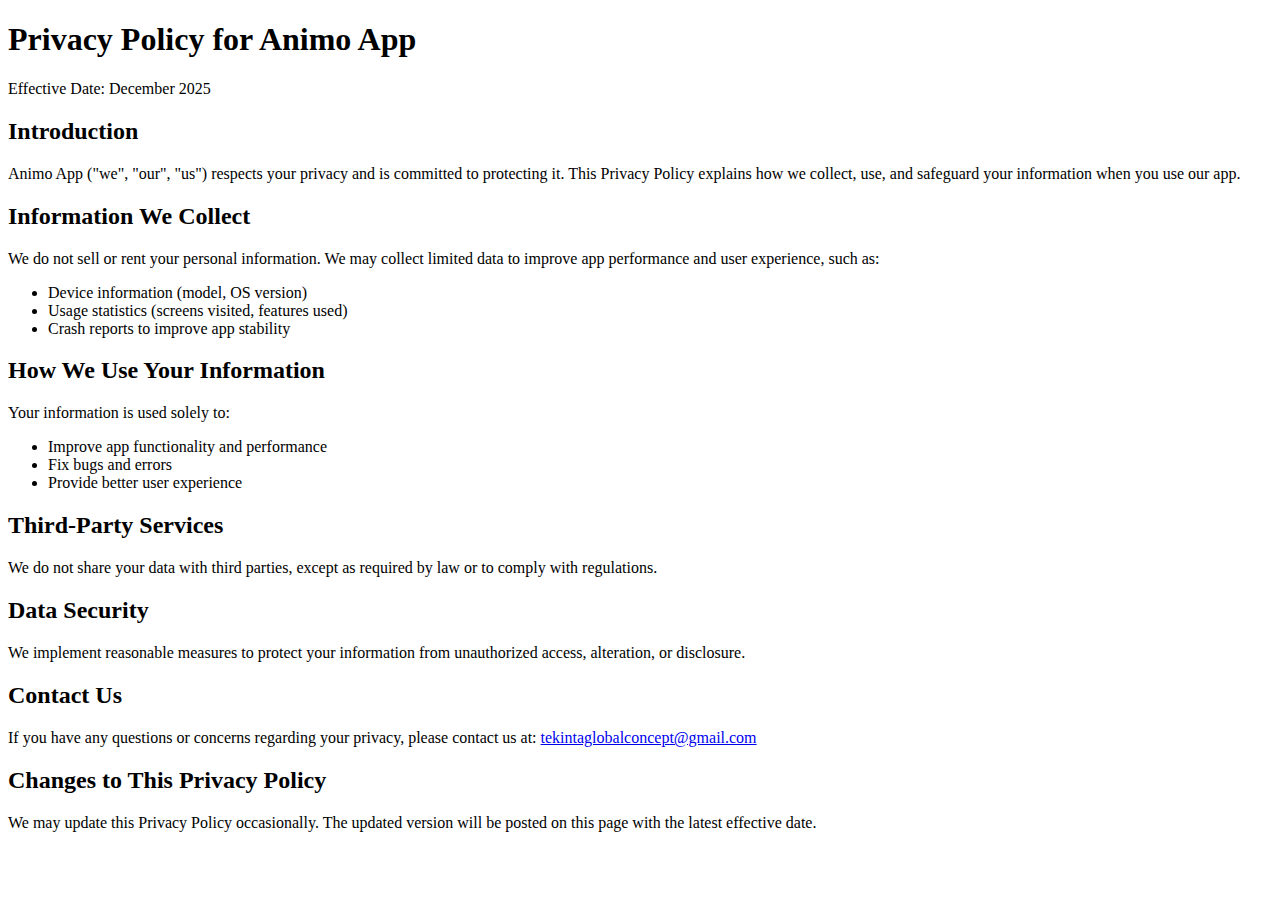
<file: privacy-animo.html>
<!DOCTYPE html>
<html lang="en">
<head>
    <meta charset="UTF-8">
    <meta name="viewport" content="width=device-width, initial-scale=1.0">
    <title>Privacy Policy - Animo App</title>
</head>
<body>
    <h1>Privacy Policy for Animo App</h1>
    <p>Effective Date: December 2025</p>

    <h2>Introduction</h2>
    <p>Animo App ("we", "our", "us") respects your privacy and is committed to protecting it. This Privacy Policy explains how we collect, use, and safeguard your information when you use our app.</p>

    <h2>Information We Collect</h2>
    <p>We do not sell or rent your personal information. We may collect limited data to improve app performance and user experience, such as:</p>
    <ul>
        <li>Device information (model, OS version)</li>
        <li>Usage statistics (screens visited, features used)</li>
        <li>Crash reports to improve app stability</li>
    </ul>

    <h2>How We Use Your Information</h2>
    <p>Your information is used solely to:</p>
    <ul>
        <li>Improve app functionality and performance</li>
        <li>Fix bugs and errors</li>
        <li>Provide better user experience</li>
    </ul>

    <h2>Third-Party Services</h2>
    <p>We do not share your data with third parties, except as required by law or to comply with regulations.</p>

    <h2>Data Security</h2>
    <p>We implement reasonable measures to protect your information from unauthorized access, alteration, or disclosure.</p>

    <h2>Contact Us</h2>
    <p>If you have any questions or concerns regarding your privacy, please contact us at: <a href="mailto:tekintaglobalconcept@gmail.com">tekintaglobalconcept@gmail.com</a></p>

    <h2>Changes to This Privacy Policy</h2>
    <p>We may update this Privacy Policy occasionally. The updated version will be posted on this page with the latest effective date.</p>
</body>
</html>
</file>
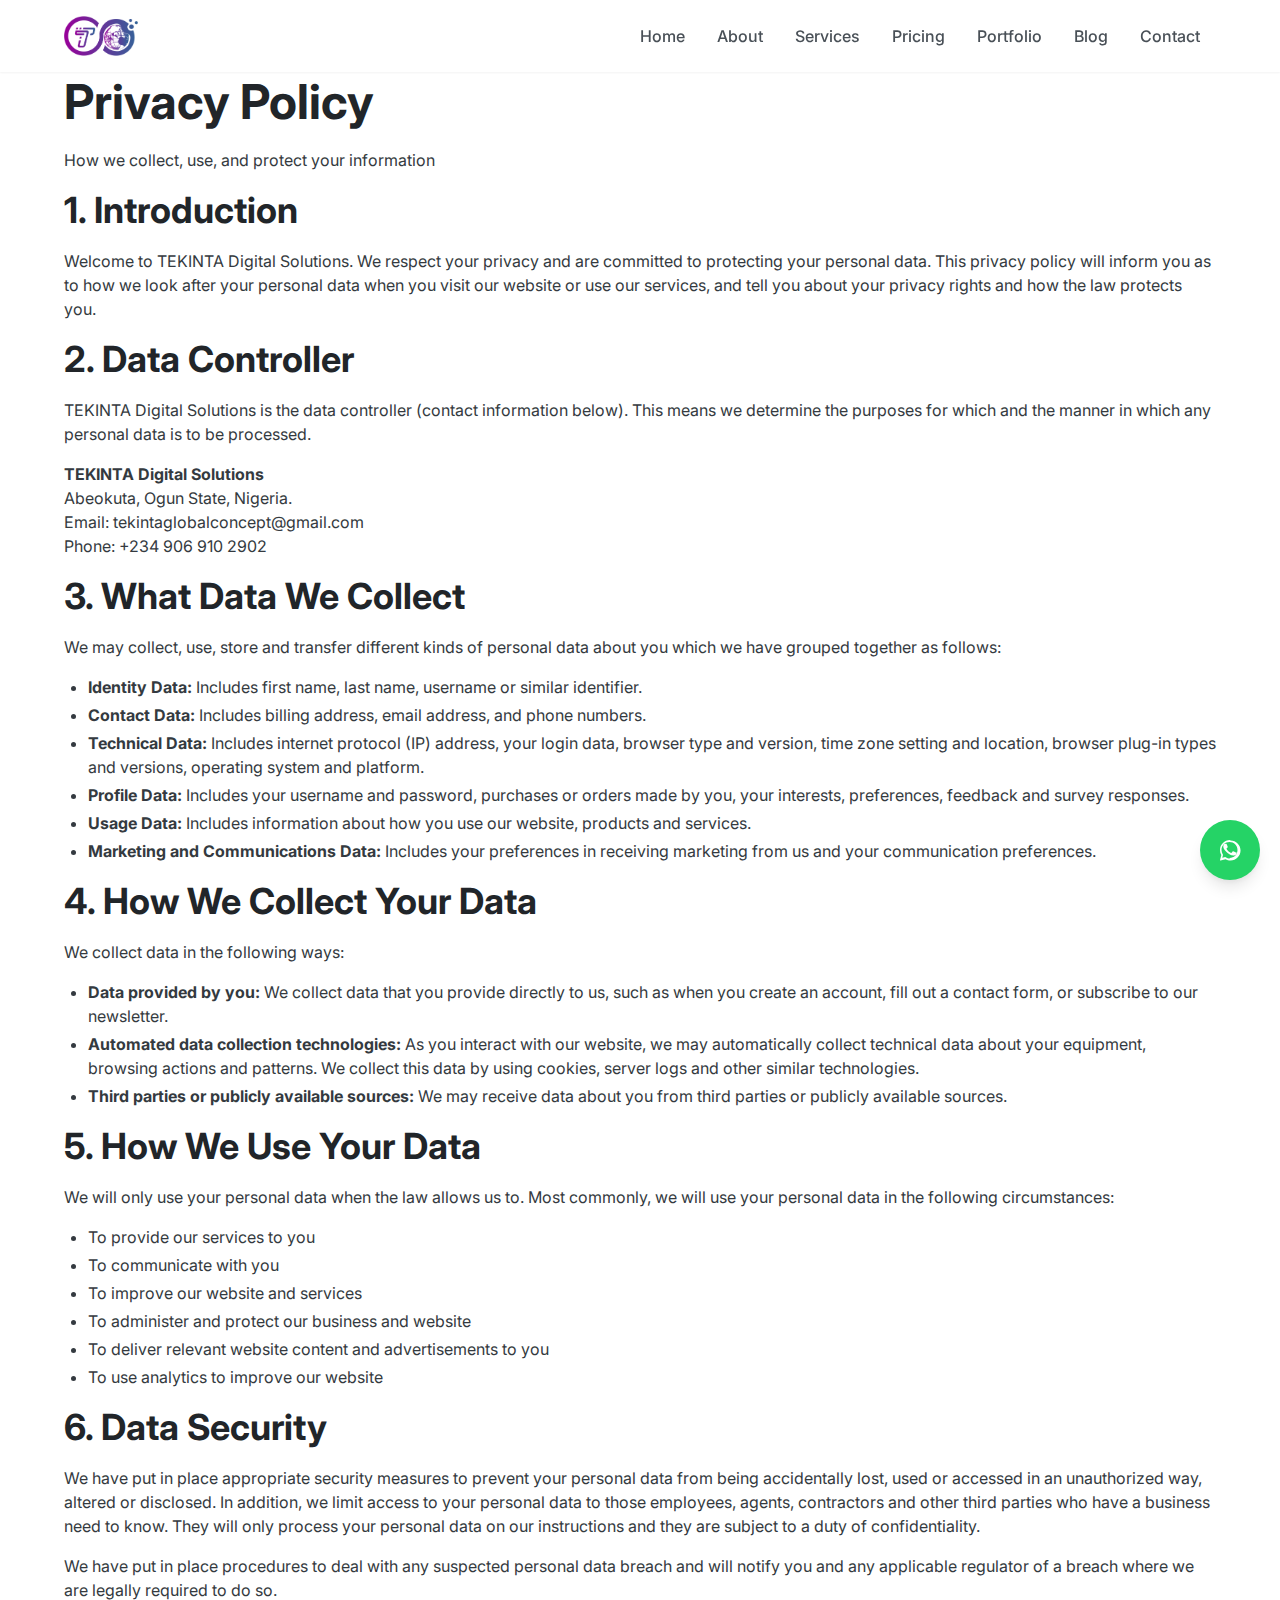
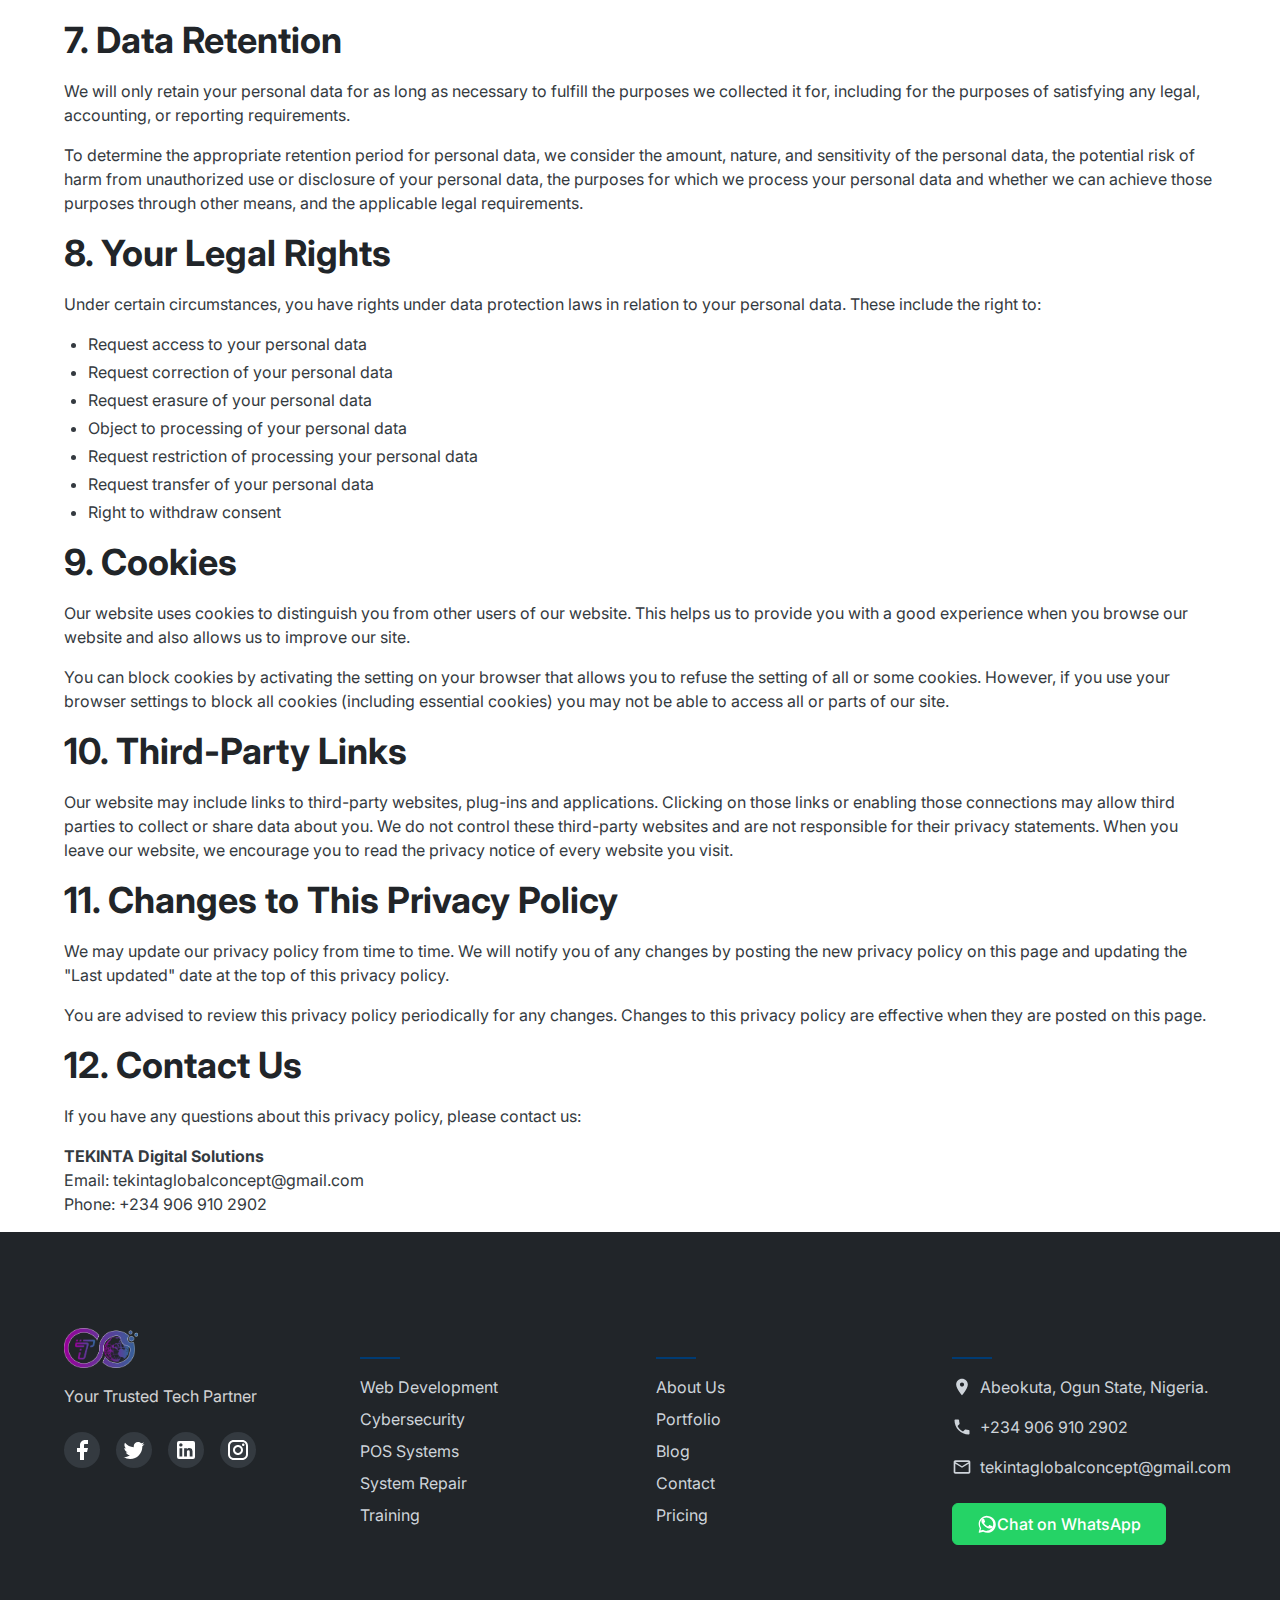
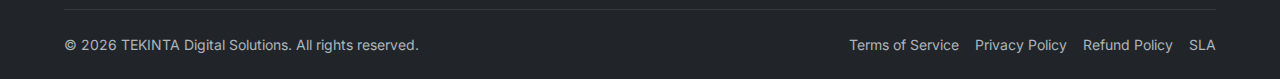
<file: privacy.html>
<!DOCTYPE html>
<html lang="en">
<head>
    <meta charset="UTF-8">
    <meta name="viewport" content="width=device-width, initial-scale=1.0">
    <title>Privacy Policy - TEKINTA Digital Solutions</title>
    <meta name="description" content="Read TEKINTA Digital Solutions' Privacy Policy to understand how we collect, use, and protect your personal information.">
    <meta name="keywords" content="web development, cybersecurity, POS systems, system repair, tekinta, digital solutions, computer programmer in Nigeria, web developer in Nigeria, hire programmer online, freelance programmer Nigeria, software developer for businesses, tech company in Nigeria, website repair services, 
        POS installation expert, business tech solutions Nigeria, custom software development, mobile app development Nigeria">
    <meta name="google-site-verification" content="8xrJfjvefKD4FY-osn3_vJE_63C7dsgjqtfCWLM0zGY" />
    
    <!-- Open Graph / Facebook -->
    <meta property="og:type" content="website">
    <meta property="og:url" content="https://tekinta.pages.dev/privacy.html">
    <meta property="og:title" content="Privacy Policy - TEKINTA Digital Solutions">
    <meta property="og:description" content="Read TEKINTA Digital Solutions' Privacy Policy to understand how we collect, use, and protect your personal information.">
    <meta property="og:image" content="https://tekinta.pages.dev/assets/img/introimage.png">
    
    <!-- Twitter -->
    <meta property="twitter:card" content="summary_large_image">
    <meta property="twitter:url" content="https://tekinta.pages.dev/privacy.html">
    <meta property="twitter:title" content="Privacy Policy - TEKINTA Digital Solutions">
    <meta property="twitter:description" content="Read TEKINTA Digital Solutions' Privacy Policy to understand how we collect, use, and protect your personal information.">
    <meta property="twitter:image" content="https://tekinta.pages.dev/assets/img/introimage.png">
    
    <!-- Favicon -->
    <link rel="icon" href="assets/img/logo.png" type="image/x-icon">
    <link rel="apple-touch-icon" href="assets/img/logo.png">
    
    <!-- Preconnect to external domains -->
    <link rel="preconnect" href="https://fonts.googleapis.com">
    <link rel="preconnect" href="https://fonts.gstatic.com" crossorigin>
    
    <!-- Fonts -->
    <link href="https://fonts.googleapis.com/css2?family=Inter:wght@300;400;500;600;700&display=swap" rel="stylesheet">
    
    <!-- CSS -->
    <link rel="stylesheet" href="css/main.css">
</head>
<body>
    <!-- Skip to main content for accessibility -->
    <a href="#main-content" class="skip-link">Skip to main content</a>
    
    <!-- Header with Navigation -->
    <header class="header">
        <div class="container">
            <div class="header__inner">
                <div class="header__logo">
                    <a href="index.html">
                        <img src="assets/img/logo.png" alt="TEKINTA Digital Solutions Logo">
                    </a>
                </div>
                
                <!-- Desktop Navigation -->
                <nav class="nav nav--desktop">
                    <ul class="nav__list">
                        <li class="nav__item"><a href="index.html" class="nav__link">Home</a></li>
                        <li class="nav__item"><a href="about.html" class="nav__link">About</a></li>
                        <li class="nav__item"><a href="services.html" class="nav__link">Services</a></li>
                        <li class="nav__item"><a href="pricing.html" class="nav__link">Pricing</a></li>
                        <li class="nav__item"><a href="portfolio.html" class="nav__link">Portfolio</a></li>
                        <li class="nav__item"><a href="blog.html" class="nav__link">Blog</a></li>
                        <li class="nav__item"><a href="contact.html" class="nav__link">Contact</a></li>
                    </ul>
                </nav>
                
                <!-- Mobile Menu Toggle -->
                <button class="mobile-menu-toggle" aria-label="Toggle navigation menu" aria-expanded="false">
                    <span class="mobile-menu-toggle__icon"></span>
                </button>
            </div>
        </div>
        
        <!-- Mobile Navigation -->
        <nav class="nav nav--mobile">
            <ul class="nav__list">
                <li class="nav__item"><a href="index.html" class="nav__link">Home</a></li>
                <li class="nav__item"><a href="about.html" class="nav__link">About</a></li>
                <li class="nav__item"><a href="services.html" class="nav__link">Services</a></li>
                <li class="nav__item"><a href="pricing.html" class="nav__link">Pricing</a></li>
                <li class="nav__item"><a href="portfolio.html" class="nav__link">Portfolio</a></li>
                <li class="nav__item"><a href="blog.html" class="nav__link">Blog</a></li>
                <li class="nav__item"><a href="contact.html" class="nav__link">Contact</a></li>
            </ul>
        </nav>
    </header>
    
    <!-- Mobile Sticky Bar -->
    <div class="mobile-sticky-bar">
        <a href="tel:+2349069102902" class="mobile-sticky-bar__button mobile-sticky-bar__button--call" aria-label="Call us">
            <svg class="mobile-sticky-bar__icon" width="24" height="24" viewBox="0 0 24 24" fill="none" xmlns="http://www.w3.org/2000/svg">
                <path d="M6.62 10.79C8.06 13.62 10.38 15.94 13.21 17.38L15.41 15.18C15.69 14.9 16.08 14.82 16.43 14.93C17.55 15.3 18.75 15.5 20 15.5C20.55 15.5 21 15.95 21 16.5V20C21 20.55 20.55 21 20 21C10.61 21 3 13.39 3 4C3 3.45 3.45 3 4 3H7.5C8.05 3 8.5 3.45 8.5 4C8.5 5.25 8.7 6.45 9.07 7.57C9.18 7.92 9.1 8.31 8.82 8.59L6.62 10.79Z" fill="currentColor"/>
            </svg>
        </a>
        <a href="https://wa.me/2349069102902?text=Hello%20TEKINTA,%20I'm%20interested%20in%20your%20services" class="mobile-sticky-bar__button mobile-sticky-bar__button--whatsapp" aria-label="Chat on WhatsApp" target="_blank" rel="noopener noreferrer">
            <svg class="mobile-sticky-bar__icon" width="24" height="24" viewBox="0 0 24 24" fill="none" xmlns="http://www.w3.org/2000/svg">
                <path d="M17.472 14.382C17.136 14.202 15.645 13.466 15.337 13.346C15.029 13.226 14.805 13.166 14.581 13.502C14.357 13.838 13.785 14.522 13.589 14.746C13.393 14.97 13.197 14.998 12.861 14.818C12.525 14.638 11.533 14.316 10.353 13.258C9.427 12.424 8.799 11.394 8.603 11.058C8.407 10.722 8.583 10.542 8.763 10.362C8.925 10.2 9.121 9.958 9.301 9.762C9.481 9.566 9.541 9.426 9.661 9.202C9.781 8.978 9.721 8.782 9.643 8.602C9.565 8.422 8.965 6.931 8.685 6.259C8.413 5.605 8.137 5.693 7.929 5.683C7.733 5.673 7.509 5.671 7.285 5.671C7.061 5.671 6.697 5.751 6.389 6.087C6.081 6.423 5.297 7.159 5.297 8.65C5.297 10.141 6.417 11.582 6.597 11.806C6.777 12.03 8.955 15.37 12.261 16.682C13.061 16.998 13.681 17.186 14.161 17.326C14.965 17.566 15.697 17.534 16.277 17.452C16.925 17.36 18.133 16.714 18.413 16.006C18.693 15.298 18.693 14.702 18.615 14.578C18.537 14.454 18.313 14.374 17.977 14.214L17.472 14.382Z" fill="currentColor"/>
                <path d="M12 2C6.477 2 2 6.477 2 12C2 13.819 2.487 15.529 3.338 17L2.021 21.923C1.924 22.284 2.252 22.613 2.613 22.516L7.537 21.199C9.008 22.05 10.718 22.537 12.537 22.537C18.06 22.537 22.537 18.06 22.537 12.537C22.537 7.014 18.06 2.537 12.537 2.537L12 2ZM12 20.537C10.395 20.537 8.894 20.068 7.628 19.259L7.227 19.003L4.289 19.771L5.057 16.833L4.801 16.432C3.992 15.166 3.523 13.665 3.523 12.06C3.523 7.603 7.063 4.063 11.52 4.063C15.977 4.063 19.517 7.603 19.517 12.06C19.517 16.517 15.977 20.057 11.52 20.057L12 20.537Z" fill="currentColor"/>
            </svg>
        </a>
    </div>
    
    <!-- Main Content -->
    <main id="main-content">
        <!-- Page Header -->
        <section class="page-header">
            <div class="container">
                <h1 class="page-header__title">Privacy Policy</h1>
                <p class="page-header__subtitle">How we collect, use, and protect your information</p>
            </div>
        </section>
        
        <!-- Privacy Policy Content -->
        <section class="privacy-policy">
            <div class="container">
                <div class="privacy-policy__content">
                    <div class="privacy-policy__section">
                        <h2 class="privacy-policy__section-title">1. Introduction</h2>
                        <p class="privacy-policy__text">
                            Welcome to TEKINTA Digital Solutions. We respect your privacy and are committed to protecting your personal data. This privacy policy will inform you as to how we look after your personal data when you visit our website or use our services, and tell you about your privacy rights and how the law protects you.
                        </p>
                    </div>
                    
                    <div class="privacy-policy__section">
                        <h2 class="privacy-policy__section-title">2. Data Controller</h2>
                        <p class="privacy-policy__text">
                            TEKINTA Digital Solutions is the data controller (contact information below). This means we determine the purposes for which and the manner in which any personal data is to be processed.
                        </p>
                        <p class="privacy-policy__text">
                            <strong>TEKINTA Digital Solutions</strong><br>
                            Abeokuta, Ogun State, Nigeria.<br>
                            Email: tekintaglobalconcept@gmail.com<br>
                            Phone: +234 906 910 2902
                        </p>
                    </div>
                    
                    <div class="privacy-policy__section">
                        <h2 class="privacy-policy__section-title">3. What Data We Collect</h2>
                        <p class="privacy-policy__text">
                            We may collect, use, store and transfer different kinds of personal data about you which we have grouped together as follows:
                        </p>
                        <ul class="privacy-policy__list">
                            <li><strong>Identity Data:</strong> Includes first name, last name, username or similar identifier.</li>
                            <li><strong>Contact Data:</strong> Includes billing address, email address, and phone numbers.</li>
                            <li><strong>Technical Data:</strong> Includes internet protocol (IP) address, your login data, browser type and version, time zone setting and location, browser plug-in types and versions, operating system and platform.</li>
                            <li><strong>Profile Data:</strong> Includes your username and password, purchases or orders made by you, your interests, preferences, feedback and survey responses.</li>
                            <li><strong>Usage Data:</strong> Includes information about how you use our website, products and services.</li>
                            <li><strong>Marketing and Communications Data:</strong> Includes your preferences in receiving marketing from us and your communication preferences.</li>
                        </ul>
                    </div>
                    
                    <div class="privacy-policy__section">
                        <h2 class="privacy-policy__section-title">4. How We Collect Your Data</h2>
                        <p class="privacy-policy__text">
                            We collect data in the following ways:
                        </p>
                        <ul class="privacy-policy__list">
                            <li><strong>Data provided by you:</strong> We collect data that you provide directly to us, such as when you create an account, fill out a contact form, or subscribe to our newsletter.</li>
                            <li><strong>Automated data collection technologies:</strong> As you interact with our website, we may automatically collect technical data about your equipment, browsing actions and patterns. We collect this data by using cookies, server logs and other similar technologies.</li>
                            <li><strong>Third parties or publicly available sources:</strong> We may receive data about you from third parties or publicly available sources.</li>
                        </ul>
                    </div>
                    
                    <div class="privacy-policy__section">
                        <h2 class="privacy-policy__section-title">5. How We Use Your Data</h2>
                        <p class="privacy-policy__text">
                            We will only use your personal data when the law allows us to. Most commonly, we will use your personal data in the following circumstances:
                        </p>
                        <ul class="privacy-policy__list">
                            <li>To provide our services to you</li>
                            <li>To communicate with you</li>
                            <li>To improve our website and services</li>
                            <li>To administer and protect our business and website</li>
                            <li>To deliver relevant website content and advertisements to you</li>
                            <li>To use analytics to improve our website</li>
                        </ul>
                    </div>
                    
                    <div class="privacy-policy__section">
                        <h2 class="privacy-policy__section-title">6. Data Security</h2>
                        <p class="privacy-policy__text">
                            We have put in place appropriate security measures to prevent your personal data from being accidentally lost, used or accessed in an unauthorized way, altered or disclosed. In addition, we limit access to your personal data to those employees, agents, contractors and other third parties who have a business need to know. They will only process your personal data on our instructions and they are subject to a duty of confidentiality.
                        </p>
                        <p class="privacy-policy__text">
                            We have put in place procedures to deal with any suspected personal data breach and will notify you and any applicable regulator of a breach where we are legally required to do so.
                        </p>
                    </div>
                    
                    <div class="privacy-policy__section">
                        <h2 class="privacy-policy__section-title">7. Data Retention</h2>
                        <p class="privacy-policy__text">
                            We will only retain your personal data for as long as necessary to fulfill the purposes we collected it for, including for the purposes of satisfying any legal, accounting, or reporting requirements.
                        </p>
                        <p class="privacy-policy__text">
                            To determine the appropriate retention period for personal data, we consider the amount, nature, and sensitivity of the personal data, the potential risk of harm from unauthorized use or disclosure of your personal data, the purposes for which we process your personal data and whether we can achieve those purposes through other means, and the applicable legal requirements.
                        </p>
                    </div>
                    
                    <div class="privacy-policy__section">
                        <h2 class="privacy-policy__section-title">8. Your Legal Rights</h2>
                        <p class="privacy-policy__text">
                            Under certain circumstances, you have rights under data protection laws in relation to your personal data. These include the right to:
                        </p>
                        <ul class="privacy-policy__list">
                            <li>Request access to your personal data</li>
                            <li>Request correction of your personal data</li>
                            <li>Request erasure of your personal data</li>
                            <li>Object to processing of your personal data</li>
                            <li>Request restriction of processing your personal data</li>
                            <li>Request transfer of your personal data</li>
                            <li>Right to withdraw consent</li>
                        </ul>
                    </div>
                    
                    <div class="privacy-policy__section">
                        <h2 class="privacy-policy__section-title">9. Cookies</h2>
                        <p class="privacy-policy__text">
                            Our website uses cookies to distinguish you from other users of our website. This helps us to provide you with a good experience when you browse our website and also allows us to improve our site.
                        </p>
                        <p class="privacy-policy__text">
                            You can block cookies by activating the setting on your browser that allows you to refuse the setting of all or some cookies. However, if you use your browser settings to block all cookies (including essential cookies) you may not be able to access all or parts of our site.
                        </p>
                    </div>
                    
                    <div class="privacy-policy__section">
                        <h2 class="privacy-policy__section-title">10. Third-Party Links</h2>
                        <p class="privacy-policy__text">
                            Our website may include links to third-party websites, plug-ins and applications. Clicking on those links or enabling those connections may allow third parties to collect or share data about you. We do not control these third-party websites and are not responsible for their privacy statements. When you leave our website, we encourage you to read the privacy notice of every website you visit.
                        </p>
                    </div>
                    
                    <div class="privacy-policy__section">
                        <h2 class="privacy-policy__section-title">11. Changes to This Privacy Policy</h2>
                        <p class="privacy-policy__text">
                            We may update our privacy policy from time to time. We will notify you of any changes by posting the new privacy policy on this page and updating the "Last updated" date at the top of this privacy policy.
                        </p>
                        <p class="privacy-policy__text">
                            You are advised to review this privacy policy periodically for any changes. Changes to this privacy policy are effective when they are posted on this page.
                        </p>
                    </div>
                    
                    <div class="privacy-policy__section">
                        <h2 class="privacy-policy__section-title">12. Contact Us</h2>
                        <p class="privacy-policy__text">
                            If you have any questions about this privacy policy, please contact us:
                        </p>
                        <p class="privacy-policy__text">
                            <strong>TEKINTA Digital Solutions</strong><br>
                            Email: tekintaglobalconcept@gmail.com<br>
                            Phone: +234 906 910 2902
                        </p>
                    </div>
                </div>
            </div>
        </section>
    </main>
    
    <!-- Footer -->
    <footer class="footer">
        <div class="container">
            <div class="footer__inner">
                <div class="footer__column">
                    <div class="footer__logo">
                        <img src="assets/img/logo.png" alt="TEKINTA Digital Solutions Logo">
                    </div>
                    <p class="footer__tagline">Your Trusted Tech Partner</p>
                    <div class="footer__social">
                        <a href="#" class="footer__social-link" aria-label="Facebook">
                            <svg width="24" height="24" viewBox="0 0 24 24" fill="none" xmlns="http://www.w3.org/2000/svg">
                                <path d="M18 2H15C13.6739 2 12.4021 2.52678 11.4645 3.46447C10.5268 4.40215 10 5.67392 10 7V10H7V14H10V22H14V14H17L18 10H14V7C14 6.73478 14.1054 6.48043 14.2929 6.29289C14.4804 6.10536 14.7348 6 15 6H18V2Z" fill="currentColor"/>
                            </svg>
                        </a>
                        <a href="#" class="footer__social-link" aria-label="Twitter">
                            <svg width="24" height="24" viewBox="0 0 24 24" fill="none" xmlns="http://www.w3.org/2000/svg">
                                <path d="M22.46 6C21.69 6.35 20.86 6.58 20 6.69C20.88 6.16 21.56 5.32 21.88 4.31C21.05 4.81 20.13 5.16 19.16 5.36C18.37 4.5 17.26 4 16 4C13.65 4 11.73 5.92 11.73 8.29C11.73 8.63 11.77 8.96 11.84 9.27C8.28 9.09 5.11 7.38 3 4.79C2.63 5.42 2.42 6.16 2.42 6.94C2.42 8.43 3.17 9.75 4.33 10.5C3.62 10.5 2.96 10.3 2.38 10C2.38 10 2.38 10 2.38 10.03C2.38 12.11 3.86 13.85 5.82 14.24C5.46 14.34 5.08 14.39 4.69 14.39C4.42 14.39 4.15 14.36 3.89 14.31C4.43 16 6 17.26 7.89 17.29C6.43 18.45 4.58 19.13 2.56 19.13C2.22 19.13 1.88 19.11 1.54 19.07C3.44 20.29 5.74 21 8.23 21C16 21 20.33 14.46 20.33 8.79C20.33 8.6 20.33 8.42 20.32 8.23C21.16 7.63 21.88 6.87 22.46 6Z" fill="currentColor"/>
                            </svg>
                        </a>
                        <a href="#" class="footer__social-link" aria-label="LinkedIn">
                            <svg width="24" height="24" viewBox="0 0 24 24" fill="none" xmlns="http://www.w3.org/2000/svg">
                                <path d="M19 3A2 2 0 0 1 21 5V19A2 2 0 0 1 19 21H5A2 2 0 0 1 3 19V5A2 2 0 0 1 5 3H19M18.5 18.5V13.2A3.26 3.26 0 0 0 15.24 9.94C14.39 9.94 13.4 10.46 12.92 11.24V10.13H10.13V18.5H12.92V13.57C12.92 12.8 13.54 12.17 14.31 12.17A1.4 1.4 0 0 1 15.71 13.57V18.5H18.5M6.88 8.56A1.68 1.68 0 0 0 8.56 6.88C8.56 5.95 7.81 5.19 6.88 5.19A1.69 1.69 0 0 0 5.19 6.88C5.19 7.81 5.95 8.56 6.88 8.56M8.27 18.5V10.13H5.5V18.5H8.27Z" fill="currentColor"/>
                            </svg>
                        </a>
                        <a href="#" class="footer__social-link" aria-label="Instagram">
                            <svg width="24" height="24" viewBox="0 0 24 24" fill="none" xmlns="http://www.w3.org/2000/svg">
                                <path d="M7.8 2H16.2C19.4 2 22 4.6 22 7.8V16.2C22 19.4 19.4 22 16.2 22H7.8C4.6 22 2 19.4 2 16.2V7.8C2 4.6 4.6 2 7.8 2ZM7.6 4C5.61 4 4 5.61 4 7.6V16.4C4 18.39 5.61 20 7.6 20H16.4C18.39 20 20 18.39 20 16.4V7.6C20 5.61 18.39 4 16.4 4H7.6ZM17.25 5.5C17.94 5.5 18.5 6.06 18.5 6.75C18.5 7.44 17.94 8 17.25 8C16.56 8 16 7.44 16 6.75C16 6.06 16.56 5.5 17.25 5.5ZM12 7C14.76 7 17 9.24 17 12C17 14.76 14.76 17 12 17C9.24 17 7 14.76 7 12C7 9.24 9.24 7 12 7ZM12 9C10.34 9 9 10.34 9 12C9 13.66 10.34 15 12 15C13.66 15 15 13.66 15 12C15 10.34 13.66 9 12 9Z" fill="currentColor"/>
                            </svg>
                        </a>
                    </div>
                </div>
                
                <div class="footer__column">
                    <h3 class="footer__heading">Services</h3>
                    <ul class="footer__links">
                        <li class="footer__link-item"><a href="services.html#web-development" class="footer__link">Web Development</a></li>
                        <li class="footer__link-item"><a href="services.html#cybersecurity" class="footer__link">Cybersecurity</a></li>
                        <li class="footer__link-item"><a href="services.html#pos-systems" class="footer__link">POS Systems</a></li>
                        <li class="footer__link-item"><a href="services.html#system-repair" class="footer__link">System Repair</a></li>
                        <li class="footer__link-item"><a href="services.html#training" class="footer__link">Training</a></li>
                    </ul>
                </div>
                
                <div class="footer__column">
                    <h3 class="footer__heading">Company</h3>
                    <ul class="footer__links">
                        <li class="footer__link-item"><a href="about.html" class="footer__link">About Us</a></li>
                        <li class="footer__link-item"><a href="portfolio.html" class="footer__link">Portfolio</a></li>
                        <li class="footer__link-item"><a href="blog.html" class="footer__link">Blog</a></li>
                        <li class="footer__link-item"><a href="contact.html" class="footer__link">Contact</a></li>
                        <li class="footer__link-item"><a href="pricing.html" class="footer__link">Pricing</a></li>
                    </ul>
                </div>
                
                <div class="footer__column">
                    <h3 class="footer__heading">Contact Us</h3>
                    <address class="footer__contact">
                        <div class="footer__contact-item">
                            <svg class="footer__contact-icon" width="20" height="20" viewBox="0 0 24 24" fill="none" xmlns="http://www.w3.org/2000/svg">
                                <path d="M12 2C8.13 2 5 5.13 5 9C5 14.25 12 22 12 22S19 14.25 19 9C19 5.13 15.87 2 12 2ZM12 11.5C10.62 11.5 9.5 10.38 9.5 9C9.5 7.62 10.62 6.5 12 6.5C13.38 6.5 14.5 7.62 14.5 9C14.5 10.38 13.38 11.5 12 11.5Z" fill="currentColor"/>
                            </svg>
                            <span>Abeokuta, Ogun State, Nigeria.</span>
                        </div>
                        <div class="footer__contact-item">
                            <svg class="footer__contact-icon" width="20" height="20" viewBox="0 0 24 24" fill="none" xmlns="http://www.w3.org/2000/svg">
                                <path d="M6.62 10.79C8.06 13.62 10.38 15.94 13.21 17.38L15.41 15.18C15.69 14.9 16.08 14.82 16.43 14.93C17.55 15.3 18.75 15.5 20 15.5C20.55 15.5 21 15.95 21 16.5V20C21 20.55 20.55 21 20 21C10.61 21 3 13.39 3 4C3 3.45 3.45 3 4 3H7.5C8.05 3 8.5 3.45 8.5 4C8.5 5.25 8.7 6.45 9.07 7.57C9.18 7.92 9.1 8.31 8.82 8.59L6.62 10.79Z" fill="currentColor"/>
                            </svg>
                            <a href="tel:+2349069102902">+234 906 910 2902</a>
                        </div>
                        <div class="footer__contact-item">
                            <svg class="footer__contact-icon" width="20" height="20" viewBox="0 0 24 24" fill="none" xmlns="http://www.w3.org/2000/svg">
                                <path d="M20 4H4C2.89 4 2.01 4.89 2.01 6L2 18C2 19.11 2.89 20 4 20H20C21.11 20 22 19.11 22 18V6C22 4.89 21.11 4 20 4ZM20 18H4V8L12 13L20 8V18ZM12 11L4 6H20L12 11Z" fill="currentColor"/>
                            </svg>
                            <a href="mailto:tekintaglobalconcept@gmail.com">tekintaglobalconcept@gmail.com</a>
                        </div>
                    </address>
                    
                    <div class="footer__whatsapp">
                        <a href="https://wa.me/2349069102902?text=Hello%20TEKINTA,%20I'm%20interested%20in%20your%20services" class="btn btn--whatsapp" target="_blank" rel="noopener noreferrer">
                            <svg width="20" height="20" viewBox="0 0 24 24" fill="none" xmlns="http://www.w3.org/2000/svg">
                                <path d="M17.472 14.382C17.136 14.202 15.645 13.466 15.337 13.346C15.029 13.226 14.805 13.166 14.581 13.502C14.357 13.838 13.785 14.522 13.589 14.746C13.393 14.97 13.197 14.998 12.861 14.818C12.525 14.638 11.533 14.316 10.353 13.258C9.427 12.424 8.799 11.394 8.603 11.058C8.407 10.722 8.583 10.542 8.763 10.362C8.925 10.2 9.121 9.958 9.301 9.762C9.481 9.566 9.541 9.426 9.661 9.202C9.781 8.978 9.721 8.782 9.643 8.602C9.565 8.422 8.965 6.931 8.685 6.259C8.413 5.605 8.137 5.693 7.929 5.683C7.733 5.673 7.509 5.671 7.285 5.671C7.061 5.671 6.697 5.751 6.389 6.087C6.081 6.423 5.297 7.159 5.297 8.65C5.297 10.141 6.417 11.582 6.597 11.806C6.777 12.03 8.955 15.37 12.261 16.682C13.061 16.998 13.681 17.186 14.161 17.326C14.965 17.566 15.697 17.534 16.277 17.452C16.925 17.36 18.133 16.714 18.413 16.006C18.693 15.298 18.693 14.702 18.615 14.578C18.537 14.454 18.313 14.374 17.977 14.214L17.472 14.382Z" fill="currentColor"/>
                                <path d="M12 2C6.477 2 2 6.477 2 12C2 13.819 2.487 15.529 3.338 17L2.021 21.923C1.924 22.284 2.252 22.613 2.613 22.516L7.537 21.199C9.008 22.05 10.718 22.537 12.537 22.537C18.06 22.537 22.537 18.06 22.537 12.537C22.537 7.014 18.06 2.537 12.537 2.537L12 2ZM12 20.537C10.395 20.537 8.894 20.068 7.628 19.259L7.227 19.003L4.289 19.771L5.057 16.833L4.801 16.432C3.992 15.166 3.523 13.665 3.523 12.06C3.523 7.603 7.063 4.063 11.52 4.063C15.977 4.063 19.517 7.603 19.517 12.06C19.517 16.517 15.977 20.057 11.52 20.057L12 20.537Z" fill="currentColor"/>
                            </svg>
                            Chat on WhatsApp
                        </a>
                    </div>
                </div>
            </div>
            
            <div class="footer__bottom">
                <div class="footer__copyright">
                    &copy; 2026 TEKINTA Digital Solutions. All rights reserved.
                </div>
                <div class="footer__legal">
                    <a href="terms.html" class="footer__legal-link">Terms of Service</a>
                    <a href="privacy.html" class="footer__legal-link">Privacy Policy</a>
                    <a href="refund.html" class="footer__legal-link">Refund Policy</a>
                    <a href="sla.html" class="footer__legal-link">SLA</a>
                </div>
            </div>
        </div>
    </footer>
    
    <!-- WhatsApp Floating Widget -->
    <div class="whatsapp-widget">
        <a href="https://wa.me/2349069102902?text=Hello%20TEKINTA,%20I'm%20interested%20in%20your%20services" class="whatsapp-widget__button" target="_blank" rel="noopener noreferrer" aria-label="Chat on WhatsApp">
            <svg width="24" height="24" viewBox="0 0 24 24" fill="none" xmlns="http://www.w3.org/2000/svg">
                <path d="M17.472 14.382C17.136 14.202 15.645 13.466 15.337 13.346C15.029 13.226 14.805 13.166 14.581 13.502C14.357 13.838 13.785 14.522 13.589 14.746C13.393 14.97 13.197 14.998 12.861 14.818C12.525 14.638 11.533 14.316 10.353 13.258C9.427 12.424 8.799 11.394 8.603 11.058C8.407 10.722 8.583 10.542 8.763 10.362C8.925 10.2 9.121 9.958 9.301 9.762C9.481 9.566 9.541 9.426 9.661 9.202C9.781 8.978 9.721 8.782 9.643 8.602C9.565 8.422 8.965 6.931 8.685 6.259C8.413 5.605 8.137 5.693 7.929 5.683C7.733 5.673 7.509 5.671 7.285 5.671C7.061 5.671 6.697 5.751 6.389 6.087C6.081 6.423 5.297 7.159 5.297 8.65C5.297 10.141 6.417 11.582 6.597 11.806C6.777 12.03 8.955 15.37 12.261 16.682C13.061 16.998 13.681 17.186 14.161 17.326C14.965 17.566 15.697 17.534 16.277 17.452C16.925 17.36 18.133 16.714 18.413 16.006C18.693 15.298 18.693 14.702 18.615 14.578C18.537 14.454 18.313 14.374 17.977 14.214L17.472 14.382Z" fill="currentColor"/>
                <path d="M12 2C6.477 2 2 6.477 2 12C2 13.819 2.487 15.529 3.338 17L2.021 21.923C1.924 22.284 2.252 22.613 2.613 22.516L7.537 21.199C9.008 22.05 10.718 22.537 12.537 22.537C18.06 22.537 22.537 18.06 22.537 12.537C22.537 7.014 18.06 2.537 12.537 2.537L12 2ZM12 20.537C10.395 20.537 8.894 20.068 7.628 19.259L7.227 19.003L4.289 19.771L5.057 16.833L4.801 16.432C3.992 15.166 3.523 13.665 3.523 12.06C3.523 7.603 7.063 4.063 11.52 4.063C15.977 4.063 19.517 7.603 19.517 12.06C19.517 16.517 15.977 20.057 11.52 20.057L12 20.537Z" fill="currentColor"/>
            </svg>
        </a>
    </div>
    
    <!-- JavaScript -->
    <script src="js/main.js"></script>
    
    <!-- Google Analytics placeholder -->
    <!-- Google tag (gtag.js) -->
    <script async src="https://www.googletagmanager.com/gtag/js?id=GA_MEASUREMENT_ID"></script>
    <script>
        window.dataLayer = window.dataLayer || [];
        function gtag(){dataLayer.push(arguments);}
        gtag('js', new Date());
        gtag('config', 'GA_MEASUREMENT_ID');
    </script>
    
    <!-- Facebook Pixel placeholder -->
    <script>
        !function(f,b,e,v,n,t,s)
        {if(f.fbq)return;n=f.fbq=function(){n.callMethod?
        n.callMethod.apply(n,arguments):n.queue.push(arguments)};
        if(!f._fbq)f._fbq=n;n.push=n;n.loaded=!0;n.version='2.0';
        n.queue=[];t=b.createElement(e);t.async=!0;
        t.src=v;s=b.getElementsByTagName(e)[0];
        s.parentNode.insertBefore(t,s)}(window, document,'script',
        'https://connect.facebook.net/en_US/fbevents.js');
        fbq('init', 'PIXEL_ID');
        fbq('track', 'PageView');
    </script>
    <noscript><img height="1" width="1" style="display:none" src="https://www.facebook.com/tr?id=PIXEL_ID&ev=PageView&noscript=1"/></noscript>
</body>

</html>
</file>
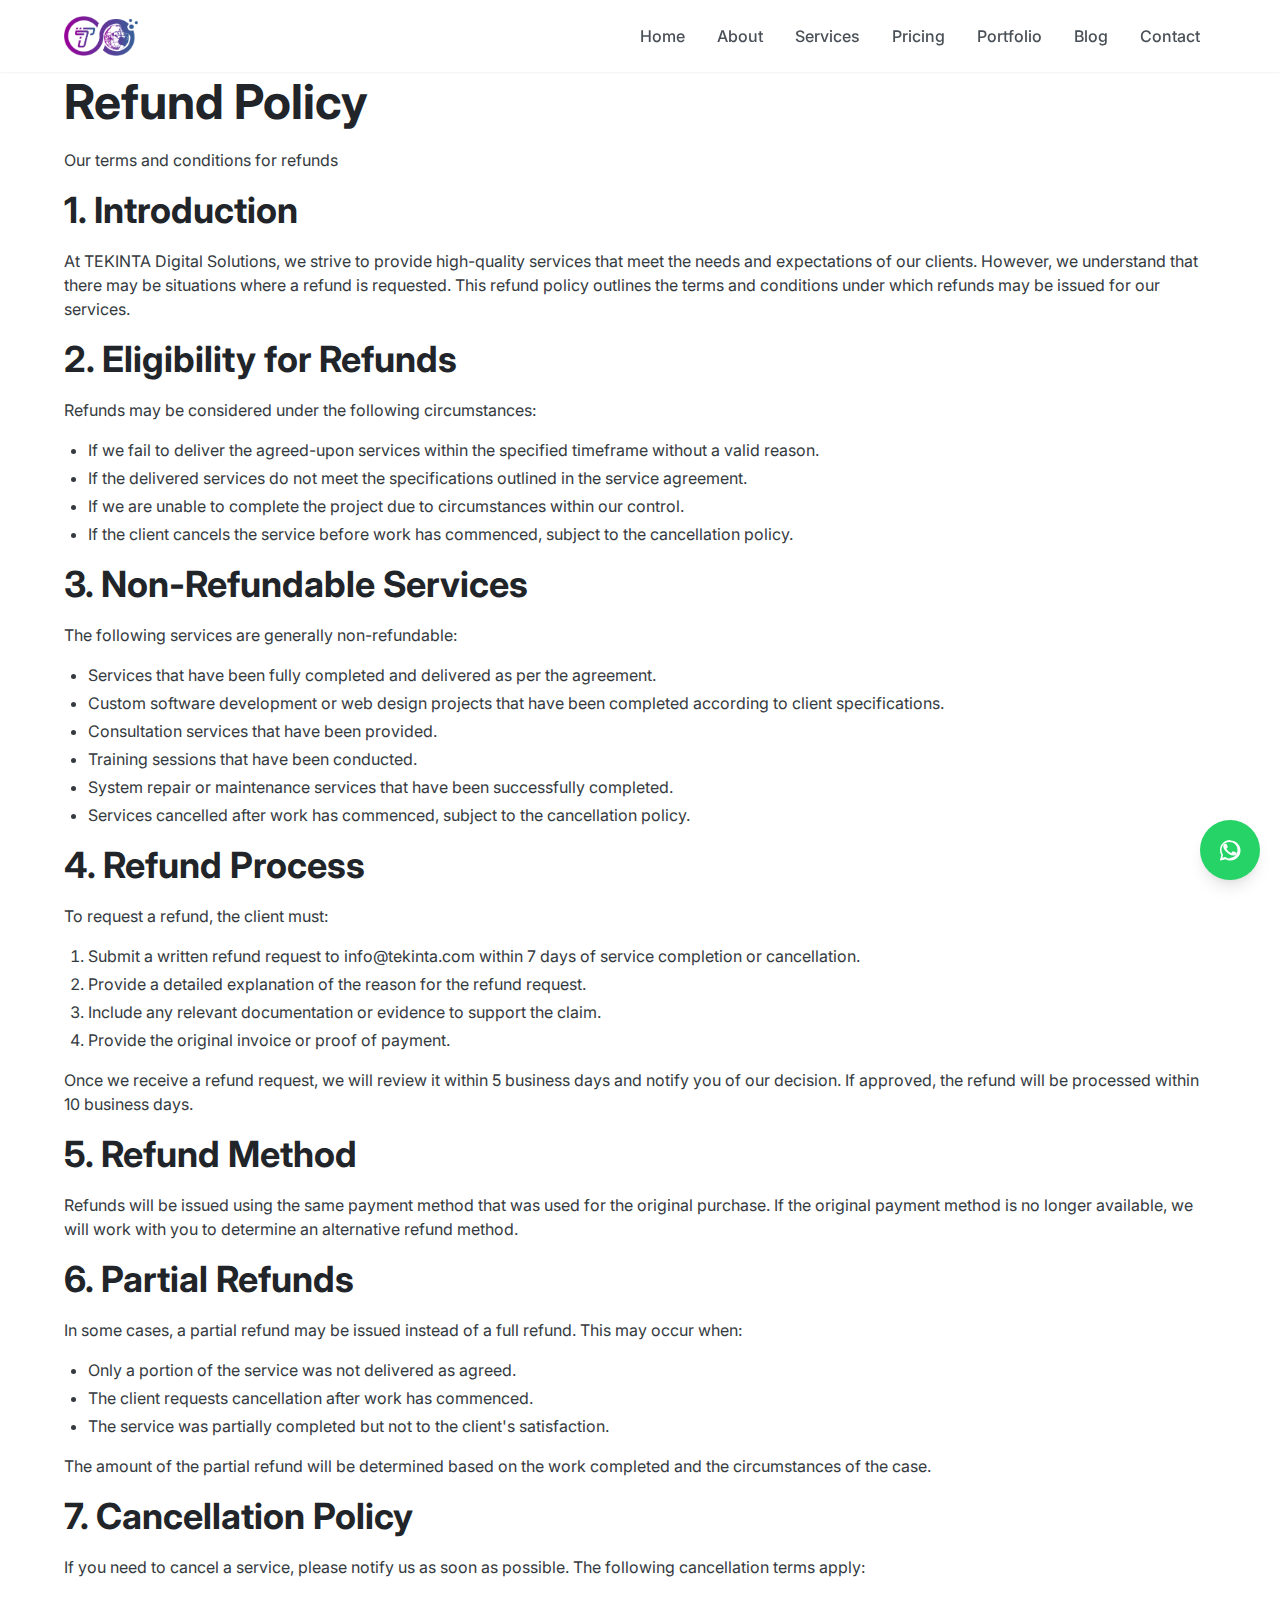
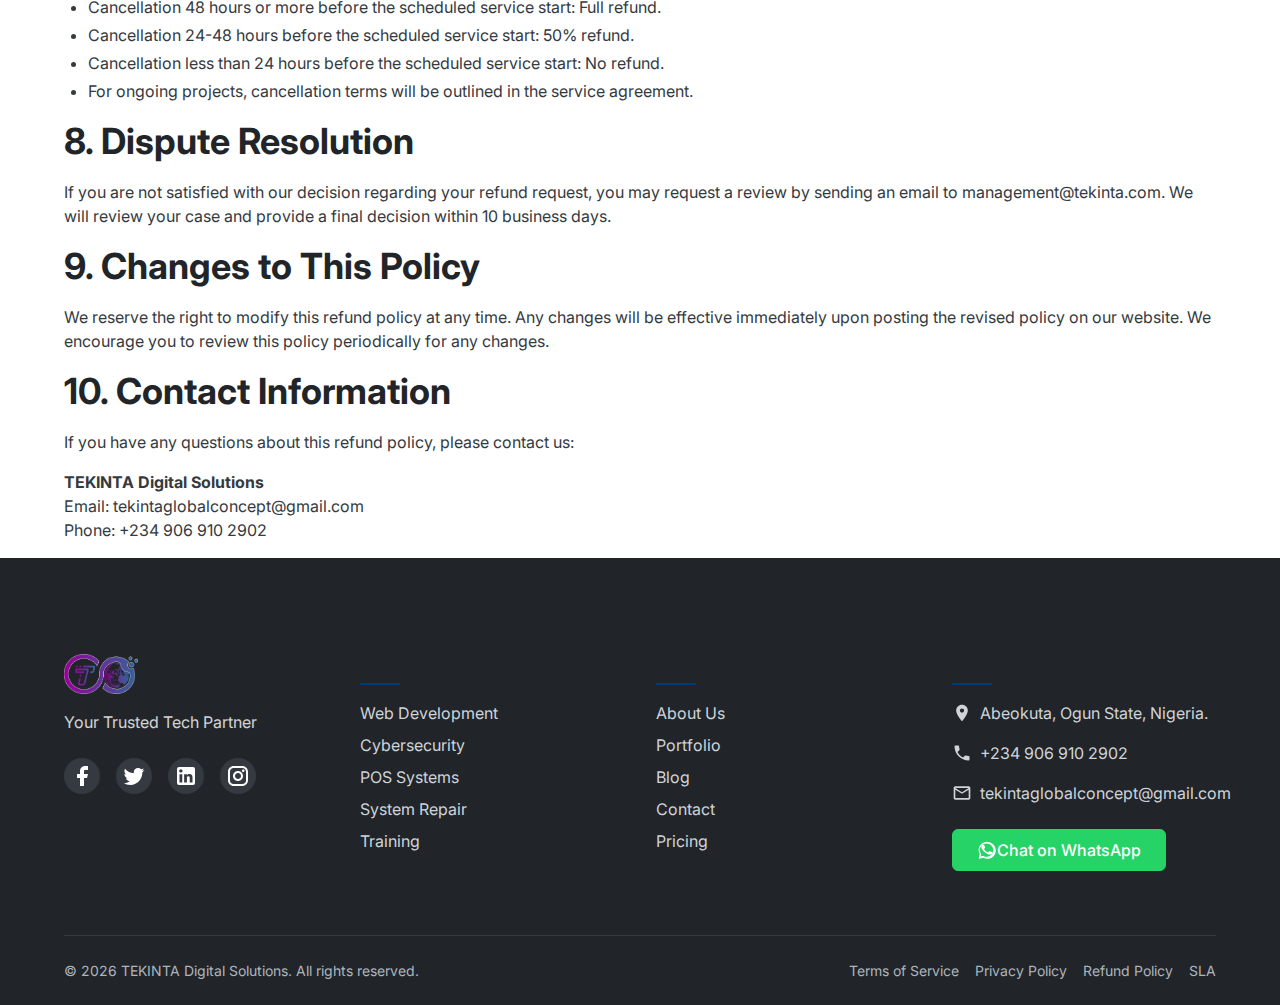
<file: refund.html>
<!DOCTYPE html>
<html lang="en">
<head>
    <meta charset="UTF-8">
    <meta name="viewport" content="width=device-width, initial-scale=1.0">
    <title>Refund Policy - TEKINTA Digital Solutions</title>
    <meta name="description" content="Read TEKINTA Digital Solutions' Refund Policy to understand our refund terms and conditions for our services.">
    <meta name="keywords" content="web development, cybersecurity, POS systems, system repair, tekinta, digital solutions, computer programmer in Nigeria, web developer in Nigeria, hire programmer online, freelance programmer Nigeria, software developer for businesses, tech company in Nigeria, website repair services, 
        POS installation expert, business tech solutions Nigeria, custom software development, mobile app development Nigeria">
    <meta name="google-site-verification" content="8xrJfjvefKD4FY-osn3_vJE_63C7dsgjqtfCWLM0zGY" />
    
    <!-- Open Graph / Facebook -->
    <meta property="og:type" content="website">
    <meta property="og:url" content="https://tekinta.pages.dev/refund.html">
    <meta property="og:title" content="Refund Policy - TEKINTA Digital Solutions">
    <meta property="og:description" content="Read TEKINTA Digital Solutions' Refund Policy to understand our refund terms and conditions for our services.">
    <meta property="og:image" content="https://tekinta.pages.dev/assets/img/introimage.png">
    
    <!-- Twitter -->
    <meta property="twitter:card" content="summary_large_image">
    <meta property="twitter:url" content="https://tekinta.pages.dev/refund.html">
    <meta property="twitter:title" content="Refund Policy - TEKINTA Digital Solutions">
    <meta property="twitter:description" content="Read TEKINTA Digital Solutions' Refund Policy to understand our refund terms and conditions for our services.">
    <meta property="twitter:image" content="https://tekinta.pages.dev/assets/img/introimage.png">
    
    <!-- Favicon -->
    <link rel="icon" href="assets/img/logo.png" type="image/x-icon">
    <link rel="apple-touch-icon" href="assets/img/logo.png">
    
    <!-- Preconnect to external domains -->
    <link rel="preconnect" href="https://fonts.googleapis.com">
    <link rel="preconnect" href="https://fonts.gstatic.com" crossorigin>
    
    <!-- Fonts -->
    <link href="https://fonts.googleapis.com/css2?family=Inter:wght@300;400;500;600;700&display=swap" rel="stylesheet">
    
    <!-- CSS -->
    <link rel="stylesheet" href="css/main.css">
</head>
<body>
    <!-- Skip to main content for accessibility -->
    <a href="#main-content" class="skip-link">Skip to main content</a>
    
    <!-- Header with Navigation -->
    <header class="header">
        <div class="container">
            <div class="header__inner">
                <div class="header__logo">
                    <a href="index.html">
                        <img src="assets/img/logo.png" alt="TEKINTA Digital Solutions Logo">
                    </a>
                </div>
                
                <!-- Desktop Navigation -->
                <nav class="nav nav--desktop">
                    <ul class="nav__list">
                        <li class="nav__item"><a href="index.html" class="nav__link">Home</a></li>
                        <li class="nav__item"><a href="about.html" class="nav__link">About</a></li>
                        <li class="nav__item"><a href="services.html" class="nav__link">Services</a></li>
                        <li class="nav__item"><a href="pricing.html" class="nav__link">Pricing</a></li>
                        <li class="nav__item"><a href="portfolio.html" class="nav__link">Portfolio</a></li>
                        <li class="nav__item"><a href="blog.html" class="nav__link">Blog</a></li>
                        <li class="nav__item"><a href="contact.html" class="nav__link">Contact</a></li>
                    </ul>
                </nav>
                
                <!-- Mobile Menu Toggle -->
                <button class="mobile-menu-toggle" aria-label="Toggle navigation menu" aria-expanded="false">
                    <span class="mobile-menu-toggle__icon"></span>
                </button>
            </div>
        </div>
        
        <!-- Mobile Navigation -->
        <nav class="nav nav--mobile">
            <ul class="nav__list">
                <li class="nav__item"><a href="index.html" class="nav__link">Home</a></li>
                <li class="nav__item"><a href="about.html" class="nav__link">About</a></li>
                <li class="nav__item"><a href="services.html" class="nav__link">Services</a></li>
                <li class="nav__item"><a href="pricing.html" class="nav__link">Pricing</a></li>
                <li class="nav__item"><a href="portfolio.html" class="nav__link">Portfolio</a></li>
                <li class="nav__item"><a href="blog.html" class="nav__link">Blog</a></li>
                <li class="nav__item"><a href="contact.html" class="nav__link">Contact</a></li>
            </ul>
        </nav>
    </header>
    
    <!-- Mobile Sticky Bar -->
    <div class="mobile-sticky-bar">
        <a href="tel:+2349069102902" class="mobile-sticky-bar__button mobile-sticky-bar__button--call" aria-label="Call us">
            <svg class="mobile-sticky-bar__icon" width="24" height="24" viewBox="0 0 24 24" fill="none" xmlns="http://www.w3.org/2000/svg">
                <path d="M6.62 10.79C8.06 13.62 10.38 15.94 13.21 17.38L15.41 15.18C15.69 14.9 16.08 14.82 16.43 14.93C17.55 15.3 18.75 15.5 20 15.5C20.55 15.5 21 15.95 21 16.5V20C21 20.55 20.55 21 20 21C10.61 21 3 13.39 3 4C3 3.45 3.45 3 4 3H7.5C8.05 3 8.5 3.45 8.5 4C8.5 5.25 8.7 6.45 9.07 7.57C9.18 7.92 9.1 8.31 8.82 8.59L6.62 10.79Z" fill="currentColor"/>
            </svg>
        </a>
        <a href="https://wa.me/2349069102902?text=Hello%20TEKINTA,%20I'm%20interested%20in%20your%20services" class="mobile-sticky-bar__button mobile-sticky-bar__button--whatsapp" aria-label="Chat on WhatsApp" target="_blank" rel="noopener noreferrer">
            <svg class="mobile-sticky-bar__icon" width="24" height="24" viewBox="0 0 24 24" fill="none" xmlns="http://www.w3.org/2000/svg">
                <path d="M17.472 14.382C17.136 14.202 15.645 13.466 15.337 13.346C15.029 13.226 14.805 13.166 14.581 13.502C14.357 13.838 13.785 14.522 13.589 14.746C13.393 14.97 13.197 14.998 12.861 14.818C12.525 14.638 11.533 14.316 10.353 13.258C9.427 12.424 8.799 11.394 8.603 11.058C8.407 10.722 8.583 10.542 8.763 10.362C8.925 10.2 9.121 9.958 9.301 9.762C9.481 9.566 9.541 9.426 9.661 9.202C9.781 8.978 9.721 8.782 9.643 8.602C9.565 8.422 8.965 6.931 8.685 6.259C8.413 5.605 8.137 5.693 7.929 5.683C7.733 5.673 7.509 5.671 7.285 5.671C7.061 5.671 6.697 5.751 6.389 6.087C6.081 6.423 5.297 7.159 5.297 8.65C5.297 10.141 6.417 11.582 6.597 11.806C6.777 12.03 8.955 15.37 12.261 16.682C13.061 16.998 13.681 17.186 14.161 17.326C14.965 17.566 15.697 17.534 16.277 17.452C16.925 17.36 18.133 16.714 18.413 16.006C18.693 15.298 18.693 14.702 18.615 14.578C18.537 14.454 18.313 14.374 17.977 14.214L17.472 14.382Z" fill="currentColor"/>
                <path d="M12 2C6.477 2 2 6.477 2 12C2 13.819 2.487 15.529 3.338 17L2.021 21.923C1.924 22.284 2.252 22.613 2.613 22.516L7.537 21.199C9.008 22.05 10.718 22.537 12.537 22.537C18.06 22.537 22.537 18.06 22.537 12.537C22.537 7.014 18.06 2.537 12.537 2.537L12 2ZM12 20.537C10.395 20.537 8.894 20.068 7.628 19.259L7.227 19.003L4.289 19.771L5.057 16.833L4.801 16.432C3.992 15.166 3.523 13.665 3.523 12.06C3.523 7.603 7.063 4.063 11.52 4.063C15.977 4.063 19.517 7.603 19.517 12.06C19.517 16.517 15.977 20.057 11.52 20.057L12 20.537Z" fill="currentColor"/>
            </svg>
        </a>
    </div>
    
    <!-- Main Content -->
    <main id="main-content">
        <!-- Page Header -->
        <section class="page-header">
            <div class="container">
                <h1 class="page-header__title">Refund Policy</h1>
                <p class="page-header__subtitle">Our terms and conditions for refunds</p>
            </div>
        </section>
        
        <!-- Refund Policy Content -->
        <section class="refund-policy">
            <div class="container">
                <div class="refund-policy__content">
                    <div class="refund-policy__section">
                        <h2 class="refund-policy__section-title">1. Introduction</h2>
                        <p class="refund-policy__text">
                            At TEKINTA Digital Solutions, we strive to provide high-quality services that meet the needs and expectations of our clients. However, we understand that there may be situations where a refund is requested. This refund policy outlines the terms and conditions under which refunds may be issued for our services.
                        </p>
                    </div>
                    
                    <div class="refund-policy__section">
                        <h2 class="refund-policy__section-title">2. Eligibility for Refunds</h2>
                        <p class="refund-policy__text">
                            Refunds may be considered under the following circumstances:
                        </p>
                        <ul class="refund-policy__list">
                            <li>If we fail to deliver the agreed-upon services within the specified timeframe without a valid reason.</li>
                            <li>If the delivered services do not meet the specifications outlined in the service agreement.</li>
                            <li>If we are unable to complete the project due to circumstances within our control.</li>
                            <li>If the client cancels the service before work has commenced, subject to the cancellation policy.</li>
                        </ul>
                    </div>
                    
                    <div class="refund-policy__section">
                        <h2 class="refund-policy__section-title">3. Non-Refundable Services</h2>
                        <p class="refund-policy__text">
                            The following services are generally non-refundable:
                        </p>
                        <ul class="refund-policy__list">
                            <li>Services that have been fully completed and delivered as per the agreement.</li>
                            <li>Custom software development or web design projects that have been completed according to client specifications.</li>
                            <li>Consultation services that have been provided.</li>
                            <li>Training sessions that have been conducted.</li>
                            <li>System repair or maintenance services that have been successfully completed.</li>
                            <li>Services cancelled after work has commenced, subject to the cancellation policy.</li>
                        </ul>
                    </div>
                    
                    <div class="refund-policy__section">
                        <h2 class="refund-policy__section-title">4. Refund Process</h2>
                        <p class="refund-policy__text">
                            To request a refund, the client must:
                        </p>
                        <ol class="refund-policy__list">
                            <li>Submit a written refund request to info@tekinta.com within 7 days of service completion or cancellation.</li>
                            <li>Provide a detailed explanation of the reason for the refund request.</li>
                            <li>Include any relevant documentation or evidence to support the claim.</li>
                            <li>Provide the original invoice or proof of payment.</li>
                        </ol>
                        <p class="refund-policy__text">
                            Once we receive a refund request, we will review it within 5 business days and notify you of our decision. If approved, the refund will be processed within 10 business days.
                        </p>
                    </div>
                    
                    <div class="refund-policy__section">
                        <h2 class="refund-policy__section-title">5. Refund Method</h2>
                        <p class="refund-policy__text">
                            Refunds will be issued using the same payment method that was used for the original purchase. If the original payment method is no longer available, we will work with you to determine an alternative refund method.
                        </p>
                    </div>
                    
                    <div class="refund-policy__section">
                        <h2 class="refund-policy__section-title">6. Partial Refunds</h2>
                        <p class="refund-policy__text">
                            In some cases, a partial refund may be issued instead of a full refund. This may occur when:
                        </p>
                        <ul class="refund-policy__list">
                            <li>Only a portion of the service was not delivered as agreed.</li>
                            <li>The client requests cancellation after work has commenced.</li>
                            <li>The service was partially completed but not to the client's satisfaction.</li>
                        </ul>
                        <p class="refund-policy__text">
                            The amount of the partial refund will be determined based on the work completed and the circumstances of the case.
                        </p>
                    </div>
                    
                    <div class="refund-policy__section">
                        <h2 class="refund-policy__section-title">7. Cancellation Policy</h2>
                        <p class="refund-policy__text">
                            If you need to cancel a service, please notify us as soon as possible. The following cancellation terms apply:
                        </p>
                        <ul class="refund-policy__list">
                            <li>Cancellation 48 hours or more before the scheduled service start: Full refund.</li>
                            <li>Cancellation 24-48 hours before the scheduled service start: 50% refund.</li>
                            <li>Cancellation less than 24 hours before the scheduled service start: No refund.</li>
                            <li>For ongoing projects, cancellation terms will be outlined in the service agreement.</li>
                        </ul>
                    </div>
                    
                    <div class="refund-policy__section">
                        <h2 class="refund-policy__section-title">8. Dispute Resolution</h2>
                        <p class="refund-policy__text">
                            If you are not satisfied with our decision regarding your refund request, you may request a review by sending an email to management@tekinta.com. We will review your case and provide a final decision within 10 business days.
                        </p>
                    </div>
                    
                    <div class="refund-policy__section">
                        <h2 class="refund-policy__section-title">9. Changes to This Policy</h2>
                        <p class="refund-policy__text">
                            We reserve the right to modify this refund policy at any time. Any changes will be effective immediately upon posting the revised policy on our website. We encourage you to review this policy periodically for any changes.
                        </p>
                    </div>
                    
                    <div class="refund-policy__section">
                        <h2 class="refund-policy__section-title">10. Contact Information</h2>
                        <p class="refund-policy__text">
                            If you have any questions about this refund policy, please contact us:
                        </p>
                        <p class="refund-policy__text">
                            <strong>TEKINTA Digital Solutions</strong><br>
                            Email: tekintaglobalconcept@gmail.com<br>
                            Phone: +234 906 910 2902
                        </p>
                    </div>
                </div>
            </div>
        </section>
    </main>
    
    <!-- Footer -->
    <footer class="footer">
        <div class="container">
            <div class="footer__inner">
                <div class="footer__column">
                    <div class="footer__logo">
                        <img src="assets/img/logo.png" alt="TEKINTA Digital Solutions Logo">
                    </div>
                    <p class="footer__tagline">Your Trusted Tech Partner</p>
                    <div class="footer__social">
                        <a href="#" class="footer__social-link" aria-label="Facebook">
                            <svg width="24" height="24" viewBox="0 0 24 24" fill="none" xmlns="http://www.w3.org/2000/svg">
                                <path d="M18 2H15C13.6739 2 12.4021 2.52678 11.4645 3.46447C10.5268 4.40215 10 5.67392 10 7V10H7V14H10V22H14V14H17L18 10H14V7C14 6.73478 14.1054 6.48043 14.2929 6.29289C14.4804 6.10536 14.7348 6 15 6H18V2Z" fill="currentColor"/>
                            </svg>
                        </a>
                        <a href="#" class="footer__social-link" aria-label="Twitter">
                            <svg width="24" height="24" viewBox="0 0 24 24" fill="none" xmlns="http://www.w3.org/2000/svg">
                                <path d="M22.46 6C21.69 6.35 20.86 6.58 20 6.69C20.88 6.16 21.56 5.32 21.88 4.31C21.05 4.81 20.13 5.16 19.16 5.36C18.37 4.5 17.26 4 16 4C13.65 4 11.73 5.92 11.73 8.29C11.73 8.63 11.77 8.96 11.84 9.27C8.28 9.09 5.11 7.38 3 4.79C2.63 5.42 2.42 6.16 2.42 6.94C2.42 8.43 3.17 9.75 4.33 10.5C3.62 10.5 2.96 10.3 2.38 10C2.38 10 2.38 10 2.38 10.03C2.38 12.11 3.86 13.85 5.82 14.24C5.46 14.34 5.08 14.39 4.69 14.39C4.42 14.39 4.15 14.36 3.89 14.31C4.43 16 6 17.26 7.89 17.29C6.43 18.45 4.58 19.13 2.56 19.13C2.22 19.13 1.88 19.11 1.54 19.07C3.44 20.29 5.74 21 8.23 21C16 21 20.33 14.46 20.33 8.79C20.33 8.6 20.33 8.42 20.32 8.23C21.16 7.63 21.88 6.87 22.46 6Z" fill="currentColor"/>
                            </svg>
                        </a>
                        <a href="#" class="footer__social-link" aria-label="LinkedIn">
                            <svg width="24" height="24" viewBox="0 0 24 24" fill="none" xmlns="http://www.w3.org/2000/svg">
                                <path d="M19 3A2 2 0 0 1 21 5V19A2 2 0 0 1 19 21H5A2 2 0 0 1 3 19V5A2 2 0 0 1 5 3H19M18.5 18.5V13.2A3.26 3.26 0 0 0 15.24 9.94C14.39 9.94 13.4 10.46 12.92 11.24V10.13H10.13V18.5H12.92V13.57C12.92 12.8 13.54 12.17 14.31 12.17A1.4 1.4 0 0 1 15.71 13.57V18.5H18.5M6.88 8.56A1.68 1.68 0 0 0 8.56 6.88C8.56 5.95 7.81 5.19 6.88 5.19A1.69 1.69 0 0 0 5.19 6.88C5.19 7.81 5.95 8.56 6.88 8.56M8.27 18.5V10.13H5.5V18.5H8.27Z" fill="currentColor"/>
                            </svg>
                        </a>
                        <a href="#" class="footer__social-link" aria-label="Instagram">
                            <svg width="24" height="24" viewBox="0 0 24 24" fill="none" xmlns="http://www.w3.org/2000/svg">
                                <path d="M7.8 2H16.2C19.4 2 22 4.6 22 7.8V16.2C22 19.4 19.4 22 16.2 22H7.8C4.6 22 2 19.4 2 16.2V7.8C2 4.6 4.6 2 7.8 2ZM7.6 4C5.61 4 4 5.61 4 7.6V16.4C4 18.39 5.61 20 7.6 20H16.4C18.39 20 20 18.39 20 16.4V7.6C20 5.61 18.39 4 16.4 4H7.6ZM17.25 5.5C17.94 5.5 18.5 6.06 18.5 6.75C18.5 7.44 17.94 8 17.25 8C16.56 8 16 7.44 16 6.75C16 6.06 16.56 5.5 17.25 5.5ZM12 7C14.76 7 17 9.24 17 12C17 14.76 14.76 17 12 17C9.24 17 7 14.76 7 12C7 9.24 9.24 7 12 7ZM12 9C10.34 9 9 10.34 9 12C9 13.66 10.34 15 12 15C13.66 15 15 13.66 15 12C15 10.34 13.66 9 12 9Z" fill="currentColor"/>
                            </svg>
                        </a>
                    </div>
                </div>
                
                <div class="footer__column">
                    <h3 class="footer__heading">Services</h3>
                    <ul class="footer__links">
                        <li class="footer__link-item"><a href="services.html#web-development" class="footer__link">Web Development</a></li>
                        <li class="footer__link-item"><a href="services.html#cybersecurity" class="footer__link">Cybersecurity</a></li>
                        <li class="footer__link-item"><a href="services.html#pos-systems" class="footer__link">POS Systems</a></li>
                        <li class="footer__link-item"><a href="services.html#system-repair" class="footer__link">System Repair</a></li>
                        <li class="footer__link-item"><a href="services.html#training" class="footer__link">Training</a></li>
                    </ul>
                </div>
                
                <div class="footer__column">
                    <h3 class="footer__heading">Company</h3>
                    <ul class="footer__links">
                        <li class="footer__link-item"><a href="about.html" class="footer__link">About Us</a></li>
                        <li class="footer__link-item"><a href="portfolio.html" class="footer__link">Portfolio</a></li>
                        <li class="footer__link-item"><a href="blog.html" class="footer__link">Blog</a></li>
                        <li class="footer__link-item"><a href="contact.html" class="footer__link">Contact</a></li>
                        <li class="footer__link-item"><a href="pricing.html" class="footer__link">Pricing</a></li>
                    </ul>
                </div>
                
                <div class="footer__column">
                    <h3 class="footer__heading">Contact Us</h3>
                    <address class="footer__contact">
                        <div class="footer__contact-item">
                            <svg class="footer__contact-icon" width="20" height="20" viewBox="0 0 24 24" fill="none" xmlns="http://www.w3.org/2000/svg">
                                <path d="M12 2C8.13 2 5 5.13 5 9C5 14.25 12 22 12 22S19 14.25 19 9C19 5.13 15.87 2 12 2ZM12 11.5C10.62 11.5 9.5 10.38 9.5 9C9.5 7.62 10.62 6.5 12 6.5C13.38 6.5 14.5 7.62 14.5 9C14.5 10.38 13.38 11.5 12 11.5Z" fill="currentColor"/>
                            </svg>
                            <span>Abeokuta, Ogun State, Nigeria.</span>
                        </div>
                        <div class="footer__contact-item">
                            <svg class="footer__contact-icon" width="20" height="20" viewBox="0 0 24 24" fill="none" xmlns="http://www.w3.org/2000/svg">
                                <path d="M6.62 10.79C8.06 13.62 10.38 15.94 13.21 17.38L15.41 15.18C15.69 14.9 16.08 14.82 16.43 14.93C17.55 15.3 18.75 15.5 20 15.5C20.55 15.5 21 15.95 21 16.5V20C21 20.55 20.55 21 20 21C10.61 21 3 13.39 3 4C3 3.45 3.45 3 4 3H7.5C8.05 3 8.5 3.45 8.5 4C8.5 5.25 8.7 6.45 9.07 7.57C9.18 7.92 9.1 8.31 8.82 8.59L6.62 10.79Z" fill="currentColor"/>
                            </svg>
                            <a href="tel:+2349069102902">+234 906 910 2902</a>
                        </div>
                        <div class="footer__contact-item">
                            <svg class="footer__contact-icon" width="20" height="20" viewBox="0 0 24 24" fill="none" xmlns="http://www.w3.org/2000/svg">
                                <path d="M20 4H4C2.89 4 2.01 4.89 2.01 6L2 18C2 19.11 2.89 20 4 20H20C21.11 20 22 19.11 22 18V6C22 4.89 21.11 4 20 4ZM20 18H4V8L12 13L20 8V18ZM12 11L4 6H20L12 11Z" fill="currentColor"/>
                            </svg>
                            <a href="mailto:tekintaglobalconcept@gmail.com">tekintaglobalconcept@gmail.com</a>
                        </div>
                    </address>
                    
                    <div class="footer__whatsapp">
                        <a href="https://wa.me/2349069102902?text=Hello%20TEKINTA,%20I'm%20interested%20in%20your%20services" class="btn btn--whatsapp" target="_blank" rel="noopener noreferrer">
                            <svg width="20" height="20" viewBox="0 0 24 24" fill="none" xmlns="http://www.w3.org/2000/svg">
                                <path d="M17.472 14.382C17.136 14.202 15.645 13.466 15.337 13.346C15.029 13.226 14.805 13.166 14.581 13.502C14.357 13.838 13.785 14.522 13.589 14.746C13.393 14.97 13.197 14.998 12.861 14.818C12.525 14.638 11.533 14.316 10.353 13.258C9.427 12.424 8.799 11.394 8.603 11.058C8.407 10.722 8.583 10.542 8.763 10.362C8.925 10.2 9.121 9.958 9.301 9.762C9.481 9.566 9.541 9.426 9.661 9.202C9.781 8.978 9.721 8.782 9.643 8.602C9.565 8.422 8.965 6.931 8.685 6.259C8.413 5.605 8.137 5.693 7.929 5.683C7.733 5.673 7.509 5.671 7.285 5.671C7.061 5.671 6.697 5.751 6.389 6.087C6.081 6.423 5.297 7.159 5.297 8.65C5.297 10.141 6.417 11.582 6.597 11.806C6.777 12.03 8.955 15.37 12.261 16.682C13.061 16.998 13.681 17.186 14.161 17.326C14.965 17.566 15.697 17.534 16.277 17.452C16.925 17.36 18.133 16.714 18.413 16.006C18.693 15.298 18.693 14.702 18.615 14.578C18.537 14.454 18.313 14.374 17.977 14.214L17.472 14.382Z" fill="currentColor"/>
                                <path d="M12 2C6.477 2 2 6.477 2 12C2 13.819 2.487 15.529 3.338 17L2.021 21.923C1.924 22.284 2.252 22.613 2.613 22.516L7.537 21.199C9.008 22.05 10.718 22.537 12.537 22.537C18.06 22.537 22.537 18.06 22.537 12.537C22.537 7.014 18.06 2.537 12.537 2.537L12 2ZM12 20.537C10.395 20.537 8.894 20.068 7.628 19.259L7.227 19.003L4.289 19.771L5.057 16.833L4.801 16.432C3.992 15.166 3.523 13.665 3.523 12.06C3.523 7.603 7.063 4.063 11.52 4.063C15.977 4.063 19.517 7.603 19.517 12.06C19.517 16.517 15.977 20.057 11.52 20.057L12 20.537Z" fill="currentColor"/>
                            </svg>
                            Chat on WhatsApp
                        </a>
                    </div>
                </div>
            </div>
            
            <div class="footer__bottom">
                <div class="footer__copyright">
                    &copy; 2026 TEKINTA Digital Solutions. All rights reserved.
                </div>
                <div class="footer__legal">
                    <a href="terms.html" class="footer__legal-link">Terms of Service</a>
                    <a href="privacy.html" class="footer__legal-link">Privacy Policy</a>
                    <a href="refund.html" class="footer__legal-link">Refund Policy</a>
                    <a href="sla.html" class="footer__legal-link">SLA</a>
                </div>
            </div>
        </div>
    </footer>
    
    <!-- WhatsApp Floating Widget -->
    <div class="whatsapp-widget">
        <a href="https://wa.me/2349069102902?text=Hello%20TEKINTA,%20I'm%20interested%20in%20your%20services" class="whatsapp-widget__button" target="_blank" rel="noopener noreferrer" aria-label="Chat on WhatsApp">
            <svg width="24" height="24" viewBox="0 0 24 24" fill="none" xmlns="http://www.w3.org/2000/svg">
                <path d="M17.472 14.382C17.136 14.202 15.645 13.466 15.337 13.346C15.029 13.226 14.805 13.166 14.581 13.502C14.357 13.838 13.785 14.522 13.589 14.746C13.393 14.97 13.197 14.998 12.861 14.818C12.525 14.638 11.533 14.316 10.353 13.258C9.427 12.424 8.799 11.394 8.603 11.058C8.407 10.722 8.583 10.542 8.763 10.362C8.925 10.2 9.121 9.958 9.301 9.762C9.481 9.566 9.541 9.426 9.661 9.202C9.781 8.978 9.721 8.782 9.643 8.602C9.565 8.422 8.965 6.931 8.685 6.259C8.413 5.605 8.137 5.693 7.929 5.683C7.733 5.673 7.509 5.671 7.285 5.671C7.061 5.671 6.697 5.751 6.389 6.087C6.081 6.423 5.297 7.159 5.297 8.65C5.297 10.141 6.417 11.582 6.597 11.806C6.777 12.03 8.955 15.37 12.261 16.682C13.061 16.998 13.681 17.186 14.161 17.326C14.965 17.566 15.697 17.534 16.277 17.452C16.925 17.36 18.133 16.714 18.413 16.006C18.693 15.298 18.693 14.702 18.615 14.578C18.537 14.454 18.313 14.374 17.977 14.214L17.472 14.382Z" fill="currentColor"/>
                <path d="M12 2C6.477 2 2 6.477 2 12C2 13.819 2.487 15.529 3.338 17L2.021 21.923C1.924 22.284 2.252 22.613 2.613 22.516L7.537 21.199C9.008 22.05 10.718 22.537 12.537 22.537C18.06 22.537 22.537 18.06 22.537 12.537C22.537 7.014 18.06 2.537 12.537 2.537L12 2ZM12 20.537C10.395 20.537 8.894 20.068 7.628 19.259L7.227 19.003L4.289 19.771L5.057 16.833L4.801 16.432C3.992 15.166 3.523 13.665 3.523 12.06C3.523 7.603 7.063 4.063 11.52 4.063C15.977 4.063 19.517 7.603 19.517 12.06C19.517 16.517 15.977 20.057 11.52 20.057L12 20.537Z" fill="currentColor"/>
            </svg>
        </a>
    </div>
    
    <!-- JavaScript -->
    <script src="js/main.js"></script>
    
    <!-- Google Analytics placeholder -->
    <!-- Google tag (gtag.js) -->
    <script async src="https://www.googletagmanager.com/gtag/js?id=GA_MEASUREMENT_ID"></script>
    <script>
        window.dataLayer = window.dataLayer || [];
        function gtag(){dataLayer.push(arguments);}
        gtag('js', new Date());
        gtag('config', 'GA_MEASUREMENT_ID');
    </script>
    
    <!-- Facebook Pixel placeholder -->
    <script>
        !function(f,b,e,v,n,t,s)
        {if(f.fbq)return;n=f.fbq=function(){n.callMethod?
        n.callMethod.apply(n,arguments):n.queue.push(arguments)};
        if(!f._fbq)f._fbq=n;n.push=n;n.loaded=!0;n.version='2.0';
        n.queue=[];t=b.createElement(e);t.async=!0;
        t.src=v;s=b.getElementsByTagName(e)[0];
        s.parentNode.insertBefore(t,s)}(window, document,'script',
        'https://connect.facebook.net/en_US/fbevents.js');
        fbq('init', 'PIXEL_ID');
        fbq('track', 'PageView');
    </script>
    <noscript><img height="1" width="1" style="display:none" src="https://www.facebook.com/tr?id=PIXEL_ID&ev=PageView&noscript=1"/></noscript>
</body>

</html>
</file>
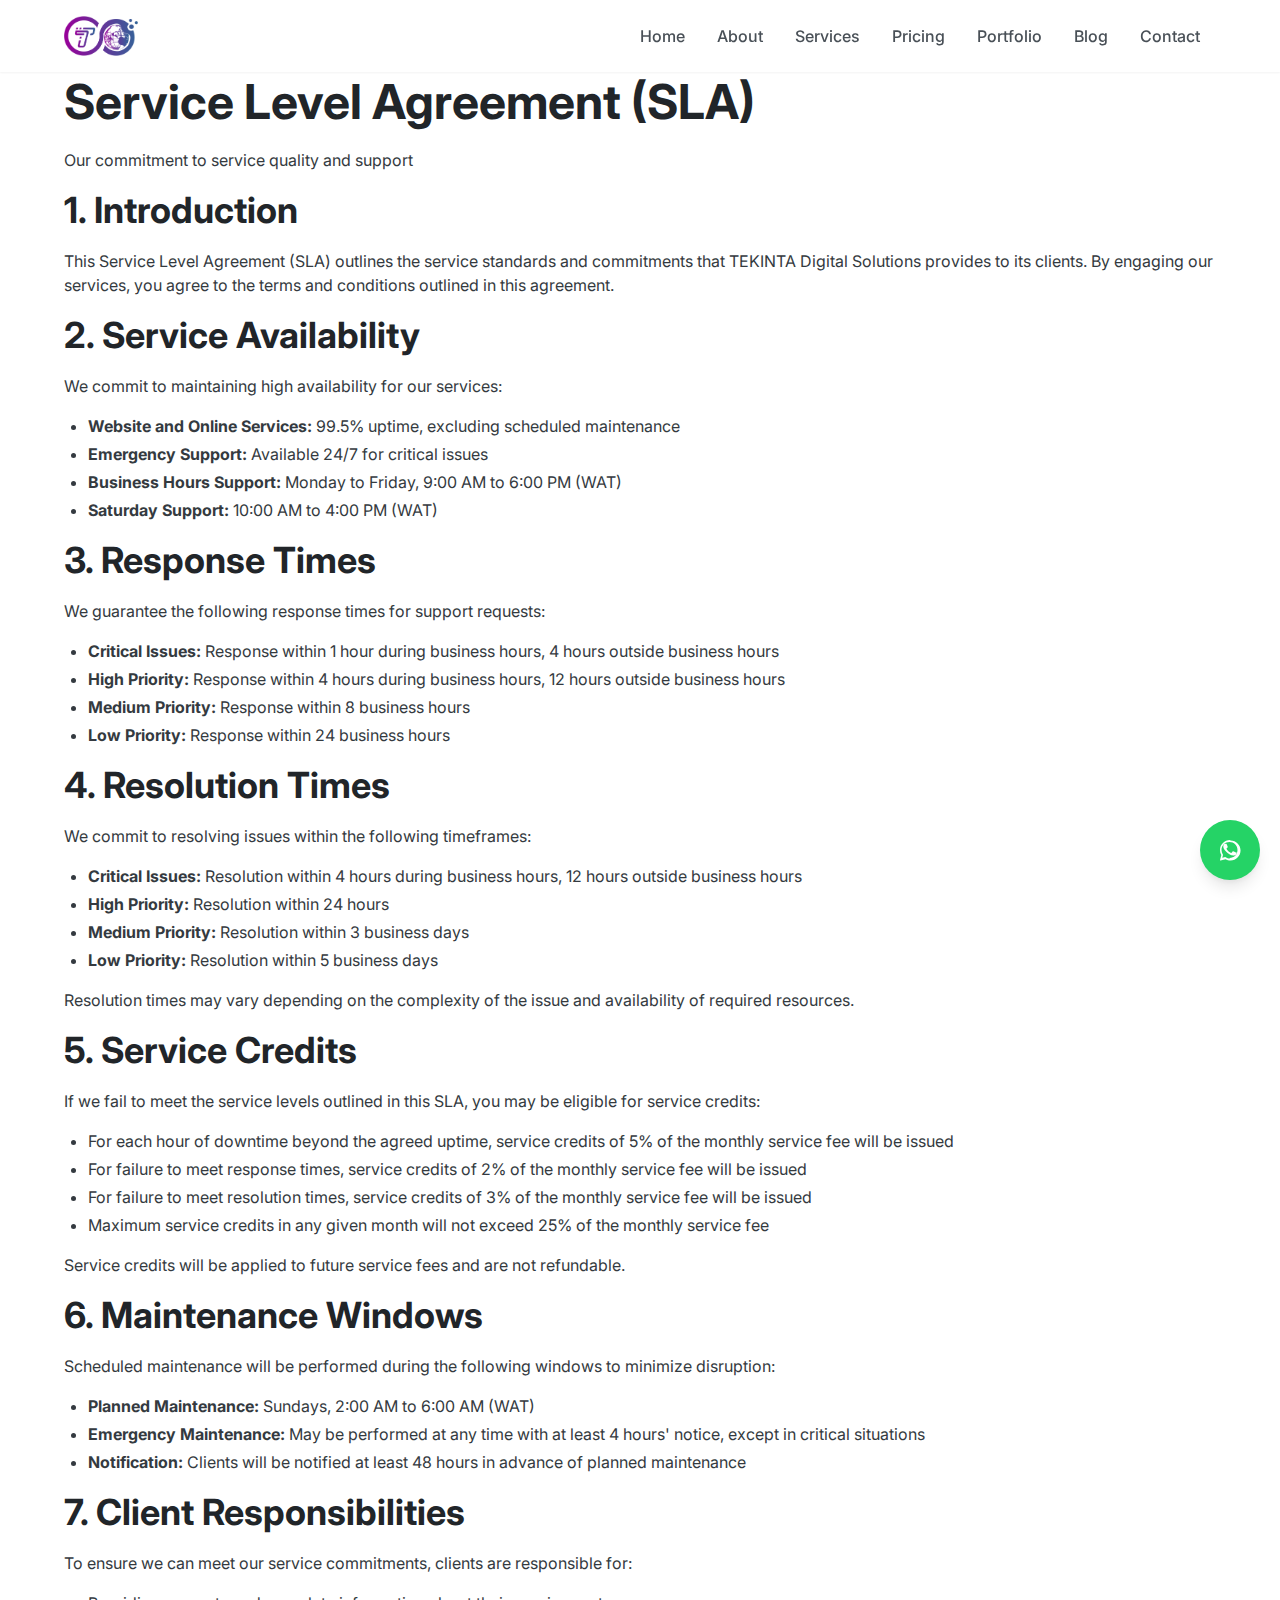
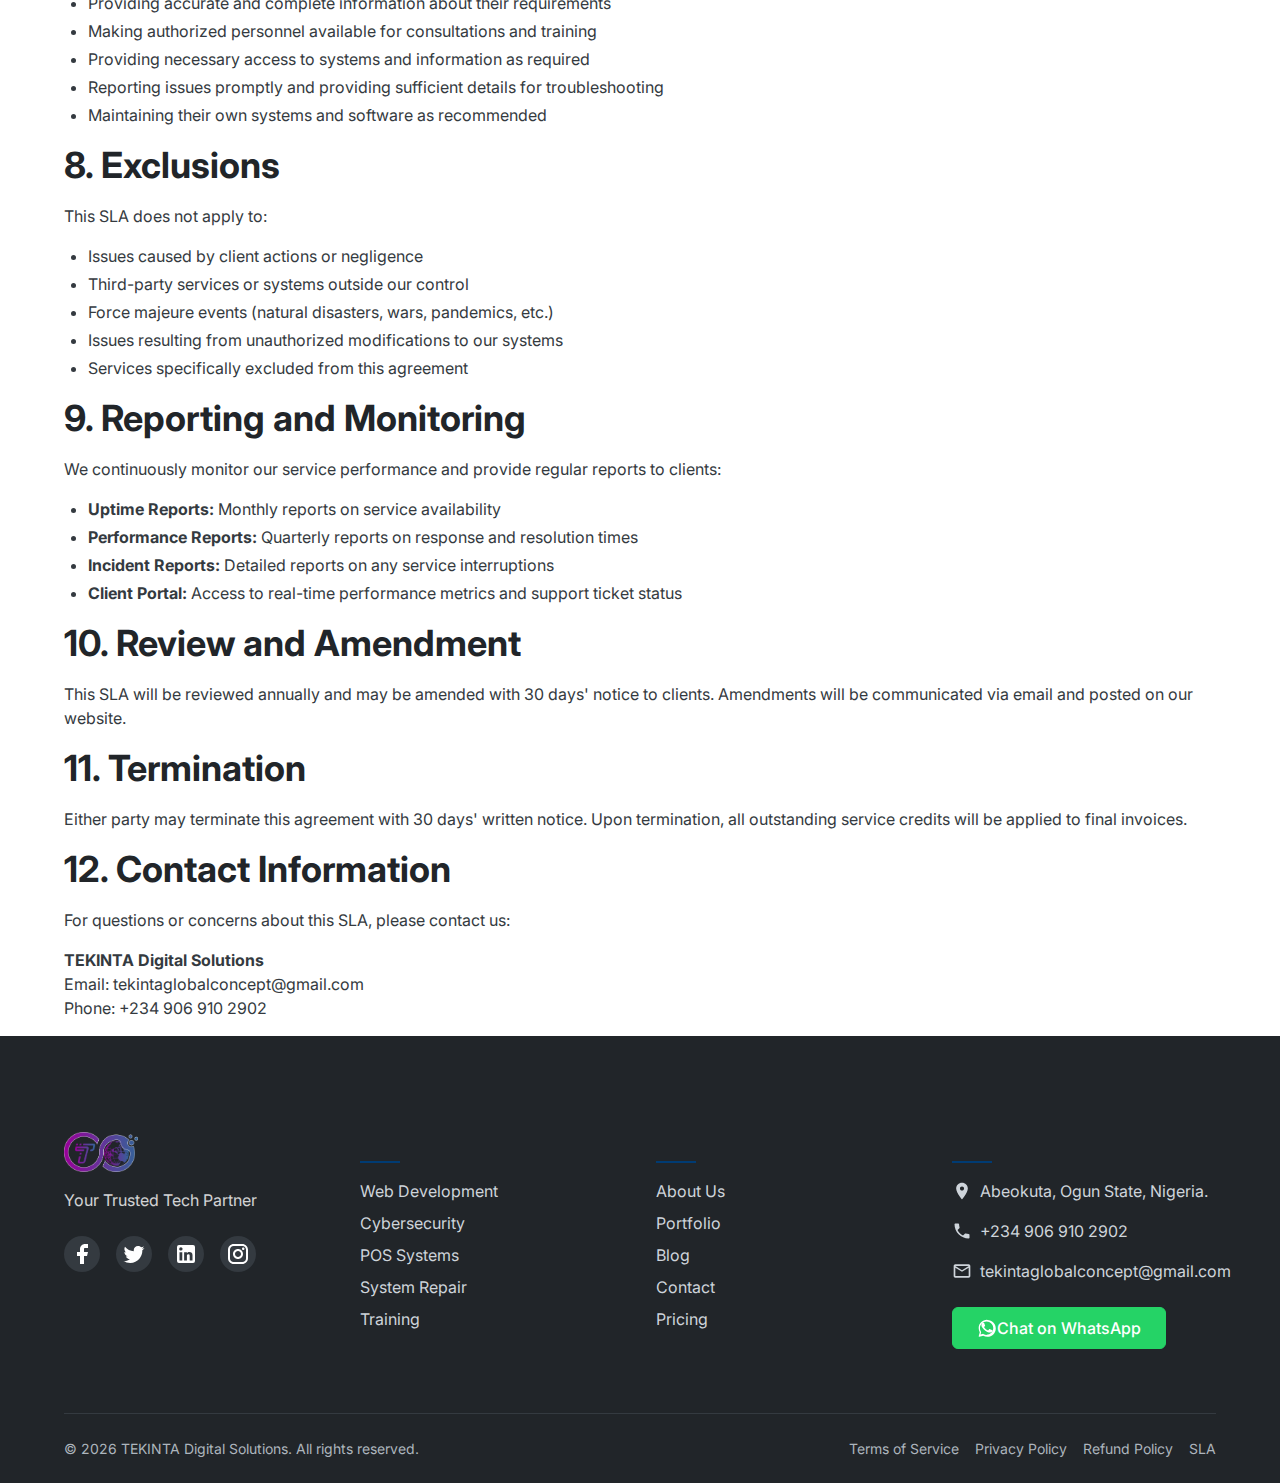
<file: sla.html>
<!DOCTYPE html>
<html lang="en">
<head>
    <meta charset="UTF-8">
    <meta name="viewport" content="width=device-width, initial-scale=1.0">
    <title>Service Level Agreement (SLA) - TEKINTA Digital Solutions</title>
    <meta name="description" content="Read TEKINTA Digital Solutions' Service Level Agreement (SLA) to understand our commitment to service quality and support.">
    <meta name="keywords" content="web development, cybersecurity, POS systems, system repair, tekinta, digital solutions, computer programmer in Nigeria, web developer in Nigeria, hire programmer online, freelance programmer Nigeria, software developer for businesses, tech company in Nigeria, website repair services, 
        POS installation expert, business tech solutions Nigeria, custom software development, mobile app development Nigeria">
    <meta name="google-site-verification" content="8xrJfjvefKD4FY-osn3_vJE_63C7dsgjqtfCWLM0zGY" />
    
    <!-- Open Graph / Facebook -->
    <meta property="og:type" content="website">
    <meta property="og:url" content="https://tekinta.pages.dev/sla.html">
    <meta property="og:title" content="Service Level Agreement (SLA) - TEKINTA Digital Solutions">
    <meta property="og:description" content="Read TEKINTA Digital Solutions' Service Level Agreement (SLA) to understand our commitment to service quality and support.">
    <meta property="og:image" content="https://tekinta.pages.dev/assets/img/introimage.png">
    
    <!-- Twitter -->
    <meta property="twitter:card" content="summary_large_image">
    <meta property="twitter:url" content="https://tekinta.pages.dev/sla.html">
    <meta property="twitter:title" content="Service Level Agreement (SLA) - TEKINTA Digital Solutions">
    <meta property="twitter:description" content="Read TEKINTA Digital Solutions' Service Level Agreement (SLA) to understand our commitment to service quality and support.">
    <meta property="twitter:image" content="https://tekinta.pages.dev/assets/img/introimage.png">
    
    <!-- Favicon -->
    <link rel="icon" href="assets/img/logo.png" type="image/x-icon">
    <link rel="apple-touch-icon" href="assets/img/logo.png">
    
    <!-- Preconnect to external domains -->
    <link rel="preconnect" href="https://fonts.googleapis.com">
    <link rel="preconnect" href="https://fonts.gstatic.com" crossorigin>
    
    <!-- Fonts -->
    <link href="https://fonts.googleapis.com/css2?family=Inter:wght@300;400;500;600;700&display=swap" rel="stylesheet">
    
    <!-- CSS -->
    <link rel="stylesheet" href="css/main.css">
</head>
<body>
    <!-- Skip to main content for accessibility -->
    <a href="#main-content" class="skip-link">Skip to main content</a>
    
    <!-- Header with Navigation -->
    <header class="header">
        <div class="container">
            <div class="header__inner">
                <div class="header__logo">
                    <a href="index.html">
                        <img src="assets/img/logo.png" alt="TEKINTA Digital Solutions Logo">
                    </a>
                </div>
                
                <!-- Desktop Navigation -->
                <nav class="nav nav--desktop">
                    <ul class="nav__list">
                        <li class="nav__item"><a href="index.html" class="nav__link">Home</a></li>
                        <li class="nav__item"><a href="about.html" class="nav__link">About</a></li>
                        <li class="nav__item"><a href="services.html" class="nav__link">Services</a></li>
                        <li class="nav__item"><a href="pricing.html" class="nav__link">Pricing</a></li>
                        <li class="nav__item"><a href="portfolio.html" class="nav__link">Portfolio</a></li>
                        <li class="nav__item"><a href="blog.html" class="nav__link">Blog</a></li>
                        <li class="nav__item"><a href="contact.html" class="nav__link">Contact</a></li>
                    </ul>
                </nav>
                
                <!-- Mobile Menu Toggle -->
                <button class="mobile-menu-toggle" aria-label="Toggle navigation menu" aria-expanded="false">
                    <span class="mobile-menu-toggle__icon"></span>
                </button>
            </div>
        </div>
        
        <!-- Mobile Navigation -->
        <nav class="nav nav--mobile">
            <ul class="nav__list">
                <li class="nav__item"><a href="index.html" class="nav__link">Home</a></li>
                <li class="nav__item"><a href="about.html" class="nav__link">About</a></li>
                <li class="nav__item"><a href="services.html" class="nav__link">Services</a></li>
                <li class="nav__item"><a href="pricing.html" class="nav__link">Pricing</a></li>
                <li class="nav__item"><a href="portfolio.html" class="nav__link">Portfolio</a></li>
                <li class="nav__item"><a href="blog.html" class="nav__link">Blog</a></li>
                <li class="nav__item"><a href="contact.html" class="nav__link">Contact</a></li>
            </ul>
        </nav>
    </header>
    
    <!-- Mobile Sticky Bar -->
    <div class="mobile-sticky-bar">
        <a href="tel:+2349069102902" class="mobile-sticky-bar__button mobile-sticky-bar__button--call" aria-label="Call us">
            <svg class="mobile-sticky-bar__icon" width="24" height="24" viewBox="0 0 24 24" fill="none" xmlns="http://www.w3.org/2000/svg">
                <path d="M6.62 10.79C8.06 13.62 10.38 15.94 13.21 17.38L15.41 15.18C15.69 14.9 16.08 14.82 16.43 14.93C17.55 15.3 18.75 15.5 20 15.5C20.55 15.5 21 15.95 21 16.5V20C21 20.55 20.55 21 20 21C10.61 21 3 13.39 3 4C3 3.45 3.45 3 4 3H7.5C8.05 3 8.5 3.45 8.5 4C8.5 5.25 8.7 6.45 9.07 7.57C9.18 7.92 9.1 8.31 8.82 8.59L6.62 10.79Z" fill="currentColor"/>
            </svg>
        </a>
        <a href="https://wa.me/2349069102902?text=Hello%20TEKINTA,%20I'm%20interested%20in%20your%20services" class="mobile-sticky-bar__button mobile-sticky-bar__button--whatsapp" aria-label="Chat on WhatsApp" target="_blank" rel="noopener noreferrer">
            <svg class="mobile-sticky-bar__icon" width="24" height="24" viewBox="0 0 24 24" fill="none" xmlns="http://www.w3.org/2000/svg">
                <path d="M17.472 14.382C17.136 14.202 15.645 13.466 15.337 13.346C15.029 13.226 14.805 13.166 14.581 13.502C14.357 13.838 13.785 14.522 13.589 14.746C13.393 14.97 13.197 14.998 12.861 14.818C12.525 14.638 11.533 14.316 10.353 13.258C9.427 12.424 8.799 11.394 8.603 11.058C8.407 10.722 8.583 10.542 8.763 10.362C8.925 10.2 9.121 9.958 9.301 9.762C9.481 9.566 9.541 9.426 9.661 9.202C9.781 8.978 9.721 8.782 9.643 8.602C9.565 8.422 8.965 6.931 8.685 6.259C8.413 5.605 8.137 5.693 7.929 5.683C7.733 5.673 7.509 5.671 7.285 5.671C7.061 5.671 6.697 5.751 6.389 6.087C6.081 6.423 5.297 7.159 5.297 8.65C5.297 10.141 6.417 11.582 6.597 11.806C6.777 12.03 8.955 15.37 12.261 16.682C13.061 16.998 13.681 17.186 14.161 17.326C14.965 17.566 15.697 17.534 16.277 17.452C16.925 17.36 18.133 16.714 18.413 16.006C18.693 15.298 18.693 14.702 18.615 14.578C18.537 14.454 18.313 14.374 17.977 14.214L17.472 14.382Z" fill="currentColor"/>
                <path d="M12 2C6.477 2 2 6.477 2 12C2 13.819 2.487 15.529 3.338 17L2.021 21.923C1.924 22.284 2.252 22.613 2.613 22.516L7.537 21.199C9.008 22.05 10.718 22.537 12.537 22.537C18.06 22.537 22.537 18.06 22.537 12.537C22.537 7.014 18.06 2.537 12.537 2.537L12 2ZM12 20.537C10.395 20.537 8.894 20.068 7.628 19.259L7.227 19.003L4.289 19.771L5.057 16.833L4.801 16.432C3.992 15.166 3.523 13.665 3.523 12.06C3.523 7.603 7.063 4.063 11.52 4.063C15.977 4.063 19.517 7.603 19.517 12.06C19.517 16.517 15.977 20.057 11.52 20.057L12 20.537Z" fill="currentColor"/>
            </svg>
        </a>
    </div>
    
    <!-- Main Content -->
    <main id="main-content">
        <!-- Page Header -->
        <section class="page-header">
            <div class="container">
                <h1 class="page-header__title">Service Level Agreement (SLA)</h1>
                <p class="page-header__subtitle">Our commitment to service quality and support</p>
            </div>
        </section>
        
        <!-- SLA Content -->
        <section class="sla">
            <div class="container">
                <div class="sla__content">
                    <div class="sla__section">
                        <h2 class="sla__section-title">1. Introduction</h2>
                        <p class="sla__text">
                            This Service Level Agreement (SLA) outlines the service standards and commitments that TEKINTA Digital Solutions provides to its clients. By engaging our services, you agree to the terms and conditions outlined in this agreement.
                        </p>
                    </div>
                    
                    <div class="sla__section">
                        <h2 class="sla__section-title">2. Service Availability</h2>
                        <p class="sla__text">
                            We commit to maintaining high availability for our services:
                        </p>
                        <ul class="sla__list">
                            <li><strong>Website and Online Services:</strong> 99.5% uptime, excluding scheduled maintenance</li>
                            <li><strong>Emergency Support:</strong> Available 24/7 for critical issues</li>
                            <li><strong>Business Hours Support:</strong> Monday to Friday, 9:00 AM to 6:00 PM (WAT)</li>
                            <li><strong>Saturday Support:</strong> 10:00 AM to 4:00 PM (WAT)</li>
                        </ul>
                    </div>
                    
                    <div class="sla__section">
                        <h2 class="sla__section-title">3. Response Times</h2>
                        <p class="sla__text">
                            We guarantee the following response times for support requests:
                        </p>
                        <ul class="sla__list">
                            <li><strong>Critical Issues:</strong> Response within 1 hour during business hours, 4 hours outside business hours</li>
                            <li><strong>High Priority:</strong> Response within 4 hours during business hours, 12 hours outside business hours</li>
                            <li><strong>Medium Priority:</strong> Response within 8 business hours</li>
                            <li><strong>Low Priority:</strong> Response within 24 business hours</li>
                        </ul>
                    </div>
                    
                    <div class="sla__section">
                        <h2 class="sla__section-title">4. Resolution Times</h2>
                        <p class="sla__text">
                            We commit to resolving issues within the following timeframes:
                        </p>
                        <ul class="sla__list">
                            <li><strong>Critical Issues:</strong> Resolution within 4 hours during business hours, 12 hours outside business hours</li>
                            <li><strong>High Priority:</strong> Resolution within 24 hours</li>
                            <li><strong>Medium Priority:</strong> Resolution within 3 business days</li>
                            <li><strong>Low Priority:</strong> Resolution within 5 business days</li>
                        </ul>
                        <p class="sla__text">
                            Resolution times may vary depending on the complexity of the issue and availability of required resources.
                        </p>
                    </div>
                    
                    <div class="sla__section">
                        <h2 class="sla__section-title">5. Service Credits</h2>
                        <p class="sla__text">
                            If we fail to meet the service levels outlined in this SLA, you may be eligible for service credits:
                        </p>
                        <ul class="sla__list">
                            <li>For each hour of downtime beyond the agreed uptime, service credits of 5% of the monthly service fee will be issued</li>
                            <li>For failure to meet response times, service credits of 2% of the monthly service fee will be issued</li>
                            <li>For failure to meet resolution times, service credits of 3% of the monthly service fee will be issued</li>
                            <li>Maximum service credits in any given month will not exceed 25% of the monthly service fee</li>
                        </ul>
                        <p class="sla__text">
                            Service credits will be applied to future service fees and are not refundable.
                        </p>
                    </div>
                    
                    <div class="sla__section">
                        <h2 class="sla__section-title">6. Maintenance Windows</h2>
                        <p class="sla__text">
                            Scheduled maintenance will be performed during the following windows to minimize disruption:
                        </p>
                        <ul class="sla__list">
                            <li><strong>Planned Maintenance:</strong> Sundays, 2:00 AM to 6:00 AM (WAT)</li>
                            <li><strong>Emergency Maintenance:</strong> May be performed at any time with at least 4 hours' notice, except in critical situations</li>
                            <li><strong>Notification:</strong> Clients will be notified at least 48 hours in advance of planned maintenance</li>
                        </ul>
                    </div>
                    
                    <div class="sla__section">
                        <h2 class="sla__section-title">7. Client Responsibilities</h2>
                        <p class="sla__text">
                            To ensure we can meet our service commitments, clients are responsible for:
                        </p>
                        <ul class="sla__list">
                            <li>Providing accurate and complete information about their requirements</li>
                            <li>Making authorized personnel available for consultations and training</li>
                            <li>Providing necessary access to systems and information as required</li>
                            <li>Reporting issues promptly and providing sufficient details for troubleshooting</li>
                            <li>Maintaining their own systems and software as recommended</li>
                        </ul>
                    </div>
                    
                    <div class="sla__section">
                        <h2 class="sla__section-title">8. Exclusions</h2>
                        <p class="sla__text">
                            This SLA does not apply to:
                        </p>
                        <ul class="sla__list">
                            <li>Issues caused by client actions or negligence</li>
                            <li>Third-party services or systems outside our control</li>
                            <li>Force majeure events (natural disasters, wars, pandemics, etc.)</li>
                            <li>Issues resulting from unauthorized modifications to our systems</li>
                            <li>Services specifically excluded from this agreement</li>
                        </ul>
                    </div>
                    
                    <div class="sla__section">
                        <h2 class="sla__section-title">9. Reporting and Monitoring</h2>
                        <p class="sla__text">
                            We continuously monitor our service performance and provide regular reports to clients:
                        </p>
                        <ul class="sla__list">
                            <li><strong>Uptime Reports:</strong> Monthly reports on service availability</li>
                            <li><strong>Performance Reports:</strong> Quarterly reports on response and resolution times</li>
                            <li><strong>Incident Reports:</strong> Detailed reports on any service interruptions</li>
                            <li><strong>Client Portal:</strong> Access to real-time performance metrics and support ticket status</li>
                        </ul>
                    </div>
                    
                    <div class="sla__section">
                        <h2 class="sla__section-title">10. Review and Amendment</h2>
                        <p class="sla__text">
                            This SLA will be reviewed annually and may be amended with 30 days' notice to clients. Amendments will be communicated via email and posted on our website.
                        </p>
                    </div>
                    
                    <div class="sla__section">
                        <h2 class="sla__section-title">11. Termination</h2>
                        <p class="sla__text">
                            Either party may terminate this agreement with 30 days' written notice. Upon termination, all outstanding service credits will be applied to final invoices.
                        </p>
                    </div>
                    
                    <div class="sla__section">
                        <h2 class="sla__section-title">12. Contact Information</h2>
                        <p class="sla__text">
                            For questions or concerns about this SLA, please contact us:
                        </p>
                        <p class="sla__text">
                            <strong>TEKINTA Digital Solutions</strong><br>
                            Email: tekintaglobalconcept@gmail.com<br>
                            Phone: +234 906 910 2902
                        </p>
                    </div>
                </div>
            </div>
        </section>
    </main>
    
    <!-- Footer -->
    <footer class="footer">
        <div class="container">
            <div class="footer__inner">
                <div class="footer__column">
                    <div class="footer__logo">
                        <img src="assets/img/logo.png" alt="TEKINTA Digital Solutions Logo">
                    </div>
                    <p class="footer__tagline">Your Trusted Tech Partner</p>
                    <div class="footer__social">
                        <a href="#" class="footer__social-link" aria-label="Facebook">
                            <svg width="24" height="24" viewBox="0 0 24 24" fill="none" xmlns="http://www.w3.org/2000/svg">
                                <path d="M18 2H15C13.6739 2 12.4021 2.52678 11.4645 3.46447C10.5268 4.40215 10 5.67392 10 7V10H7V14H10V22H14V14H17L18 10H14V7C14 6.73478 14.1054 6.48043 14.2929 6.29289C14.4804 6.10536 14.7348 6 15 6H18V2Z" fill="currentColor"/>
                            </svg>
                        </a>
                        <a href="#" class="footer__social-link" aria-label="Twitter">
                            <svg width="24" height="24" viewBox="0 0 24 24" fill="none" xmlns="http://www.w3.org/2000/svg">
                                <path d="M22.46 6C21.69 6.35 20.86 6.58 20 6.69C20.88 6.16 21.56 5.32 21.88 4.31C21.05 4.81 20.13 5.16 19.16 5.36C18.37 4.5 17.26 4 16 4C13.65 4 11.73 5.92 11.73 8.29C11.73 8.63 11.77 8.96 11.84 9.27C8.28 9.09 5.11 7.38 3 4.79C2.63 5.42 2.42 6.16 2.42 6.94C2.42 8.43 3.17 9.75 4.33 10.5C3.62 10.5 2.96 10.3 2.38 10C2.38 10 2.38 10 2.38 10.03C2.38 12.11 3.86 13.85 5.82 14.24C5.46 14.34 5.08 14.39 4.69 14.39C4.42 14.39 4.15 14.36 3.89 14.31C4.43 16 6 17.26 7.89 17.29C6.43 18.45 4.58 19.13 2.56 19.13C2.22 19.13 1.88 19.11 1.54 19.07C3.44 20.29 5.74 21 8.23 21C16 21 20.33 14.46 20.33 8.79C20.33 8.6 20.33 8.42 20.32 8.23C21.16 7.63 21.88 6.87 22.46 6Z" fill="currentColor"/>
                            </svg>
                        </a>
                        <a href="#" class="footer__social-link" aria-label="LinkedIn">
                            <svg width="24" height="24" viewBox="0 0 24 24" fill="none" xmlns="http://www.w3.org/2000/svg">
                                <path d="M19 3A2 2 0 0 1 21 5V19A2 2 0 0 1 19 21H5A2 2 0 0 1 3 19V5A2 2 0 0 1 5 3H19M18.5 18.5V13.2A3.26 3.26 0 0 0 15.24 9.94C14.39 9.94 13.4 10.46 12.92 11.24V10.13H10.13V18.5H12.92V13.57C12.92 12.8 13.54 12.17 14.31 12.17A1.4 1.4 0 0 1 15.71 13.57V18.5H18.5M6.88 8.56A1.68 1.68 0 0 0 8.56 6.88C8.56 5.95 7.81 5.19 6.88 5.19A1.69 1.69 0 0 0 5.19 6.88C5.19 7.81 5.95 8.56 6.88 8.56M8.27 18.5V10.13H5.5V18.5H8.27Z" fill="currentColor"/>
                            </svg>
                        </a>
                        <a href="#" class="footer__social-link" aria-label="Instagram">
                            <svg width="24" height="24" viewBox="0 0 24 24" fill="none" xmlns="http://www.w3.org/2000/svg">
                                <path d="M7.8 2H16.2C19.4 2 22 4.6 22 7.8V16.2C22 19.4 19.4 22 16.2 22H7.8C4.6 22 2 19.4 2 16.2V7.8C2 4.6 4.6 2 7.8 2ZM7.6 4C5.61 4 4 5.61 4 7.6V16.4C4 18.39 5.61 20 7.6 20H16.4C18.39 20 20 18.39 20 16.4V7.6C20 5.61 18.39 4 16.4 4H7.6ZM17.25 5.5C17.94 5.5 18.5 6.06 18.5 6.75C18.5 7.44 17.94 8 17.25 8C16.56 8 16 7.44 16 6.75C16 6.06 16.56 5.5 17.25 5.5ZM12 7C14.76 7 17 9.24 17 12C17 14.76 14.76 17 12 17C9.24 17 7 14.76 7 12C7 9.24 9.24 7 12 7ZM12 9C10.34 9 9 10.34 9 12C9 13.66 10.34 15 12 15C13.66 15 15 13.66 15 12C15 10.34 13.66 9 12 9Z" fill="currentColor"/>
                            </svg>
                        </a>
                    </div>
                </div>
                
                <div class="footer__column">
                    <h3 class="footer__heading">Services</h3>
                    <ul class="footer__links">
                        <li class="footer__link-item"><a href="services.html#web-development" class="footer__link">Web Development</a></li>
                        <li class="footer__link-item"><a href="services.html#cybersecurity" class="footer__link">Cybersecurity</a></li>
                        <li class="footer__link-item"><a href="services.html#pos-systems" class="footer__link">POS Systems</a></li>
                        <li class="footer__link-item"><a href="services.html#system-repair" class="footer__link">System Repair</a></li>
                        <li class="footer__link-item"><a href="services.html#training" class="footer__link">Training</a></li>
                    </ul>
                </div>
                
                <div class="footer__column">
                    <h3 class="footer__heading">Company</h3>
                    <ul class="footer__links">
                        <li class="footer__link-item"><a href="about.html" class="footer__link">About Us</a></li>
                        <li class="footer__link-item"><a href="portfolio.html" class="footer__link">Portfolio</a></li>
                        <li class="footer__link-item"><a href="blog.html" class="footer__link">Blog</a></li>
                        <li class="footer__link-item"><a href="contact.html" class="footer__link">Contact</a></li>
                        <li class="footer__link-item"><a href="pricing.html" class="footer__link">Pricing</a></li>
                    </ul>
                </div>
                
                <div class="footer__column">
                    <h3 class="footer__heading">Contact Us</h3>
                    <address class="footer__contact">
                        <div class="footer__contact-item">
                            <svg class="footer__contact-icon" width="20" height="20" viewBox="0 0 24 24" fill="none" xmlns="http://www.w3.org/2000/svg">
                                <path d="M12 2C8.13 2 5 5.13 5 9C5 14.25 12 22 12 22S19 14.25 19 9C19 5.13 15.87 2 12 2ZM12 11.5C10.62 11.5 9.5 10.38 9.5 9C9.5 7.62 10.62 6.5 12 6.5C13.38 6.5 14.5 7.62 14.5 9C14.5 10.38 13.38 11.5 12 11.5Z" fill="currentColor"/>
                            </svg>
                            <span>Abeokuta, Ogun State, Nigeria.</span>
                        </div>
                        <div class="footer__contact-item">
                            <svg class="footer__contact-icon" width="20" height="20" viewBox="0 0 24 24" fill="none" xmlns="http://www.w3.org/2000/svg">
                                <path d="M6.62 10.79C8.06 13.62 10.38 15.94 13.21 17.38L15.41 15.18C15.69 14.9 16.08 14.82 16.43 14.93C17.55 15.3 18.75 15.5 20 15.5C20.55 15.5 21 15.95 21 16.5V20C21 20.55 20.55 21 20 21C10.61 21 3 13.39 3 4C3 3.45 3.45 3 4 3H7.5C8.05 3 8.5 3.45 8.5 4C8.5 5.25 8.7 6.45 9.07 7.57C9.18 7.92 9.1 8.31 8.82 8.59L6.62 10.79Z" fill="currentColor"/>
                            </svg>
                            <a href="tel:+2349069102902">+234 906 910 2902</a>
                        </div>
                        <div class="footer__contact-item">
                            <svg class="footer__contact-icon" width="20" height="20" viewBox="0 0 24 24" fill="none" xmlns="http://www.w3.org/2000/svg">
                                <path d="M20 4H4C2.89 4 2.01 4.89 2.01 6L2 18C2 19.11 2.89 20 4 20H20C21.11 20 22 19.11 22 18V6C22 4.89 21.11 4 20 4ZM20 18H4V8L12 13L20 8V18ZM12 11L4 6H20L12 11Z" fill="currentColor"/>
                            </svg>
                            <a href="mailto:tekintaglobalconcept@gmail.com">tekintaglobalconcept@gmail.com</a>
                        </div>
                    </address>
                    
                    <div class="footer__whatsapp">
                        <a href="https://wa.me/2349069102902?text=Hello%20TEKINTA,%20I'm%20interested%20in%20your%20services" class="btn btn--whatsapp" target="_blank" rel="noopener noreferrer">
                            <svg width="20" height="20" viewBox="0 0 24 24" fill="none" xmlns="http://www.w3.org/2000/svg">
                                <path d="M17.472 14.382C17.136 14.202 15.645 13.466 15.337 13.346C15.029 13.226 14.805 13.166 14.581 13.502C14.357 13.838 13.785 14.522 13.589 14.746C13.393 14.97 13.197 14.998 12.861 14.818C12.525 14.638 11.533 14.316 10.353 13.258C9.427 12.424 8.799 11.394 8.603 11.058C8.407 10.722 8.583 10.542 8.763 10.362C8.925 10.2 9.121 9.958 9.301 9.762C9.481 9.566 9.541 9.426 9.661 9.202C9.781 8.978 9.721 8.782 9.643 8.602C9.565 8.422 8.965 6.931 8.685 6.259C8.413 5.605 8.137 5.693 7.929 5.683C7.733 5.673 7.509 5.671 7.285 5.671C7.061 5.671 6.697 5.751 6.389 6.087C6.081 6.423 5.297 7.159 5.297 8.65C5.297 10.141 6.417 11.582 6.597 11.806C6.777 12.03 8.955 15.37 12.261 16.682C13.061 16.998 13.681 17.186 14.161 17.326C14.965 17.566 15.697 17.534 16.277 17.452C16.925 17.36 18.133 16.714 18.413 16.006C18.693 15.298 18.693 14.702 18.615 14.578C18.537 14.454 18.313 14.374 17.977 14.214L17.472 14.382Z" fill="currentColor"/>
                                <path d="M12 2C6.477 2 2 6.477 2 12C2 13.819 2.487 15.529 3.338 17L2.021 21.923C1.924 22.284 2.252 22.613 2.613 22.516L7.537 21.199C9.008 22.05 10.718 22.537 12.537 22.537C18.06 22.537 22.537 18.06 22.537 12.537C22.537 7.014 18.06 2.537 12.537 2.537L12 2ZM12 20.537C10.395 20.537 8.894 20.068 7.628 19.259L7.227 19.003L4.289 19.771L5.057 16.833L4.801 16.432C3.992 15.166 3.523 13.665 3.523 12.06C3.523 7.603 7.063 4.063 11.52 4.063C15.977 4.063 19.517 7.603 19.517 12.06C19.517 16.517 15.977 20.057 11.52 20.057L12 20.537Z" fill="currentColor"/>
                            </svg>
                            Chat on WhatsApp
                        </a>
                    </div>
                </div>
            </div>
            
            <div class="footer__bottom">
                <div class="footer__copyright">
                    &copy; 2026 TEKINTA Digital Solutions. All rights reserved.
                </div>
                <div class="footer__legal">
                    <a href="terms.html" class="footer__legal-link">Terms of Service</a>
                    <a href="privacy.html" class="footer__legal-link">Privacy Policy</a>
                    <a href="refund.html" class="footer__legal-link">Refund Policy</a>
                    <a href="sla.html" class="footer__legal-link">SLA</a>
                </div>
            </div>
        </div>
    </footer>
    
    <!-- WhatsApp Floating Widget -->
    <div class="whatsapp-widget">
        <a href="https://wa.me/2349069102902?text=Hello%20TEKINTA,%20I'm%20interested%20in%20your%20services" class="whatsapp-widget__button" target="_blank" rel="noopener noreferrer" aria-label="Chat on WhatsApp">
            <svg width="24" height="24" viewBox="0 0 24 24" fill="none" xmlns="http://www.w3.org/2000/svg">
                <path d="M17.472 14.382C17.136 14.202 15.645 13.466 15.337 13.346C15.029 13.226 14.805 13.166 14.581 13.502C14.357 13.838 13.785 14.522 13.589 14.746C13.393 14.97 13.197 14.998 12.861 14.818C12.525 14.638 11.533 14.316 10.353 13.258C9.427 12.424 8.799 11.394 8.603 11.058C8.407 10.722 8.583 10.542 8.763 10.362C8.925 10.2 9.121 9.958 9.301 9.762C9.481 9.566 9.541 9.426 9.661 9.202C9.781 8.978 9.721 8.782 9.643 8.602C9.565 8.422 8.965 6.931 8.685 6.259C8.413 5.605 8.137 5.693 7.929 5.683C7.733 5.673 7.509 5.671 7.285 5.671C7.061 5.671 6.697 5.751 6.389 6.087C6.081 6.423 5.297 7.159 5.297 8.65C5.297 10.141 6.417 11.582 6.597 11.806C6.777 12.03 8.955 15.37 12.261 16.682C13.061 16.998 13.681 17.186 14.161 17.326C14.965 17.566 15.697 17.534 16.277 17.452C16.925 17.36 18.133 16.714 18.413 16.006C18.693 15.298 18.693 14.702 18.615 14.578C18.537 14.454 18.313 14.374 17.977 14.214L17.472 14.382Z" fill="currentColor"/>
                <path d="M12 2C6.477 2 2 6.477 2 12C2 13.819 2.487 15.529 3.338 17L2.021 21.923C1.924 22.284 2.252 22.613 2.613 22.516L7.537 21.199C9.008 22.05 10.718 22.537 12.537 22.537C18.06 22.537 22.537 18.06 22.537 12.537C22.537 7.014 18.06 2.537 12.537 2.537L12 2ZM12 20.537C10.395 20.537 8.894 20.068 7.628 19.259L7.227 19.003L4.289 19.771L5.057 16.833L4.801 16.432C3.992 15.166 3.523 13.665 3.523 12.06C3.523 7.603 7.063 4.063 11.52 4.063C15.977 4.063 19.517 7.603 19.517 12.06C19.517 16.517 15.977 20.057 11.52 20.057L12 20.537Z" fill="currentColor"/>
            </svg>
        </a>
    </div>
    
    <!-- JavaScript -->
    <script src="js/main.js"></script>
    
    <!-- Google Analytics placeholder -->
    <!-- Google tag (gtag.js) -->
    <script async src="https://www.googletagmanager.com/gtag/js?id=GA_MEASUREMENT_ID"></script>
    <script>
        window.dataLayer = window.dataLayer || [];
        function gtag(){dataLayer.push(arguments);}
        gtag('js', new Date());
        gtag('config', 'GA_MEASUREMENT_ID');
    </script>
    
    <!-- Facebook Pixel placeholder -->
    <script>
        !function(f,b,e,v,n,t,s)
        {if(f.fbq)return;n=f.fbq=function(){n.callMethod?
        n.callMethod.apply(n,arguments):n.queue.push(arguments)};
        if(!f._fbq)f._fbq=n;n.push=n;n.loaded=!0;n.version='2.0';
        n.queue=[];t=b.createElement(e);t.async=!0;
        t.src=v;s=b.getElementsByTagName(e)[0];
        s.parentNode.insertBefore(t,s)}(window, document,'script',
        'https://connect.facebook.net/en_US/fbevents.js');
        fbq('init', 'PIXEL_ID');
        fbq('track', 'PageView');
    </script>
    <noscript><img height="1" width="1" style="display:none" src="https://www.facebook.com/tr?id=PIXEL_ID&ev=PageView&noscript=1"/></noscript>
</body>

</html>
</file>
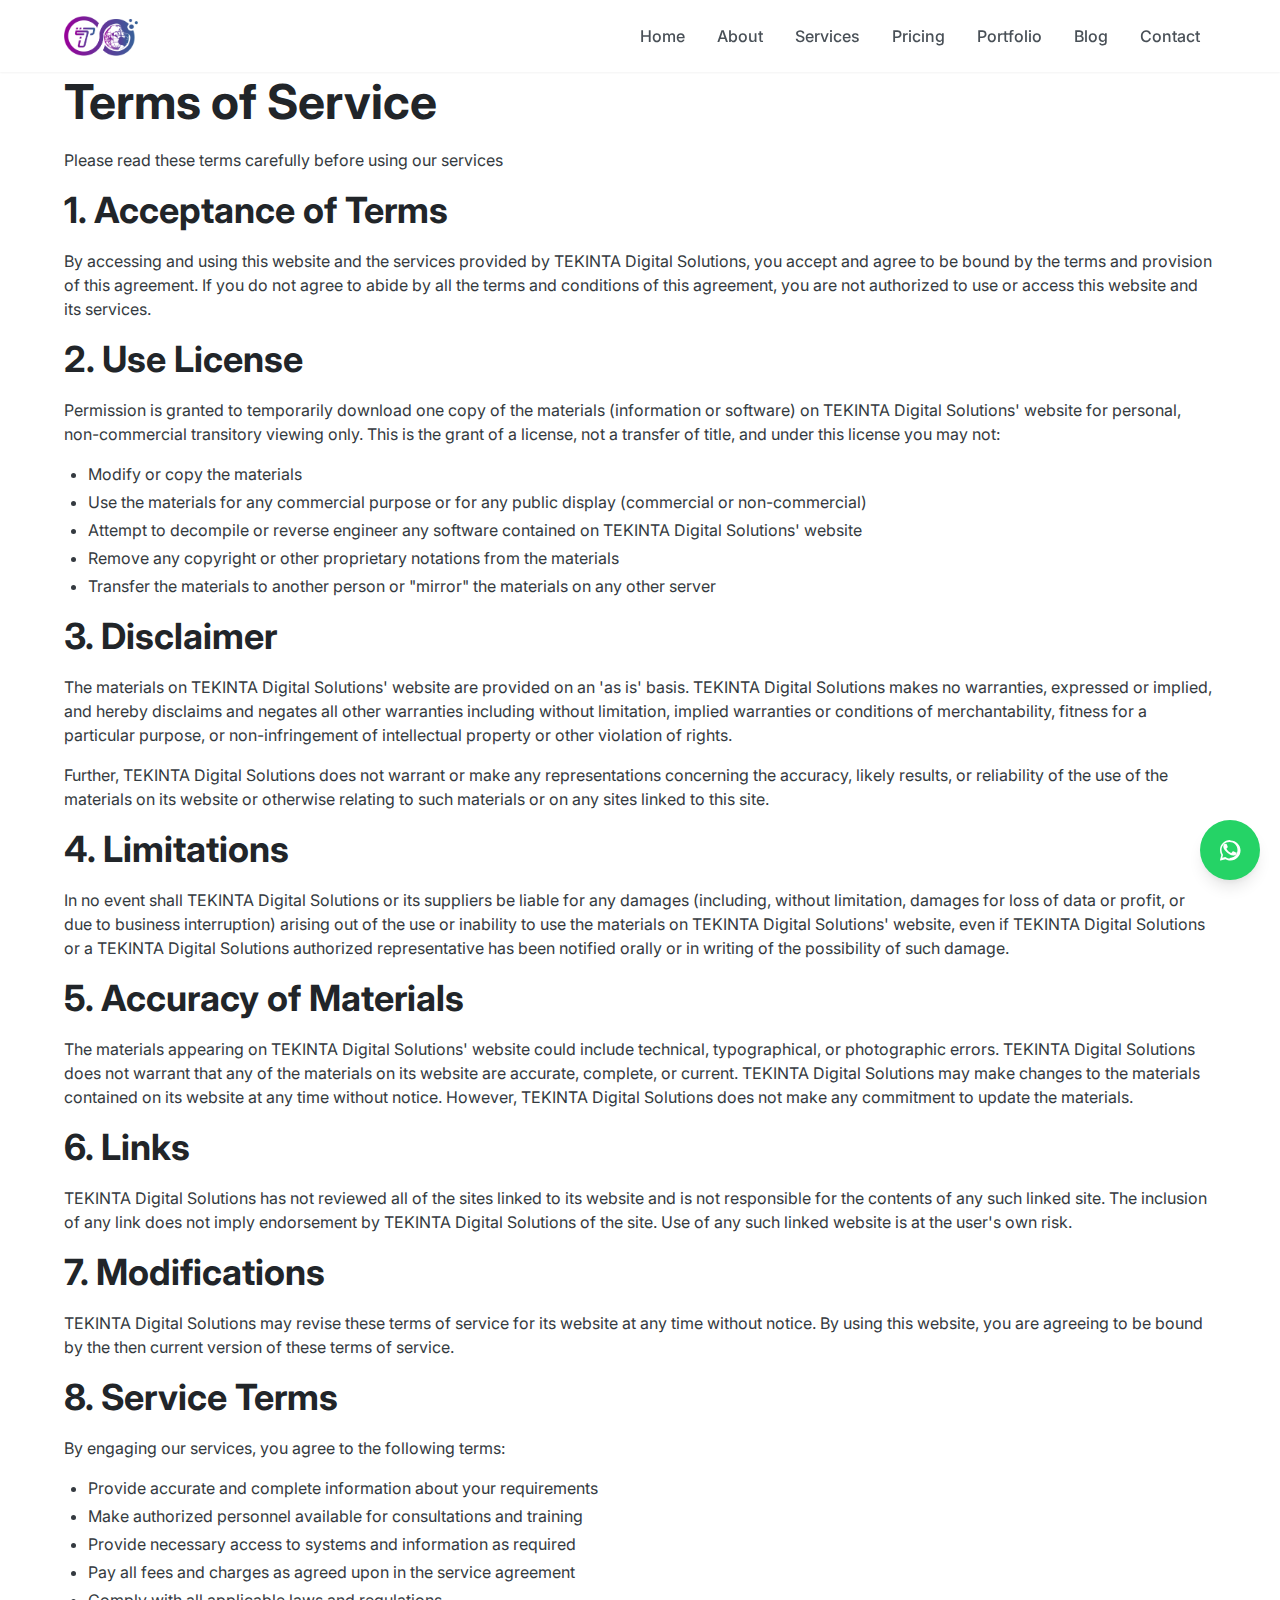
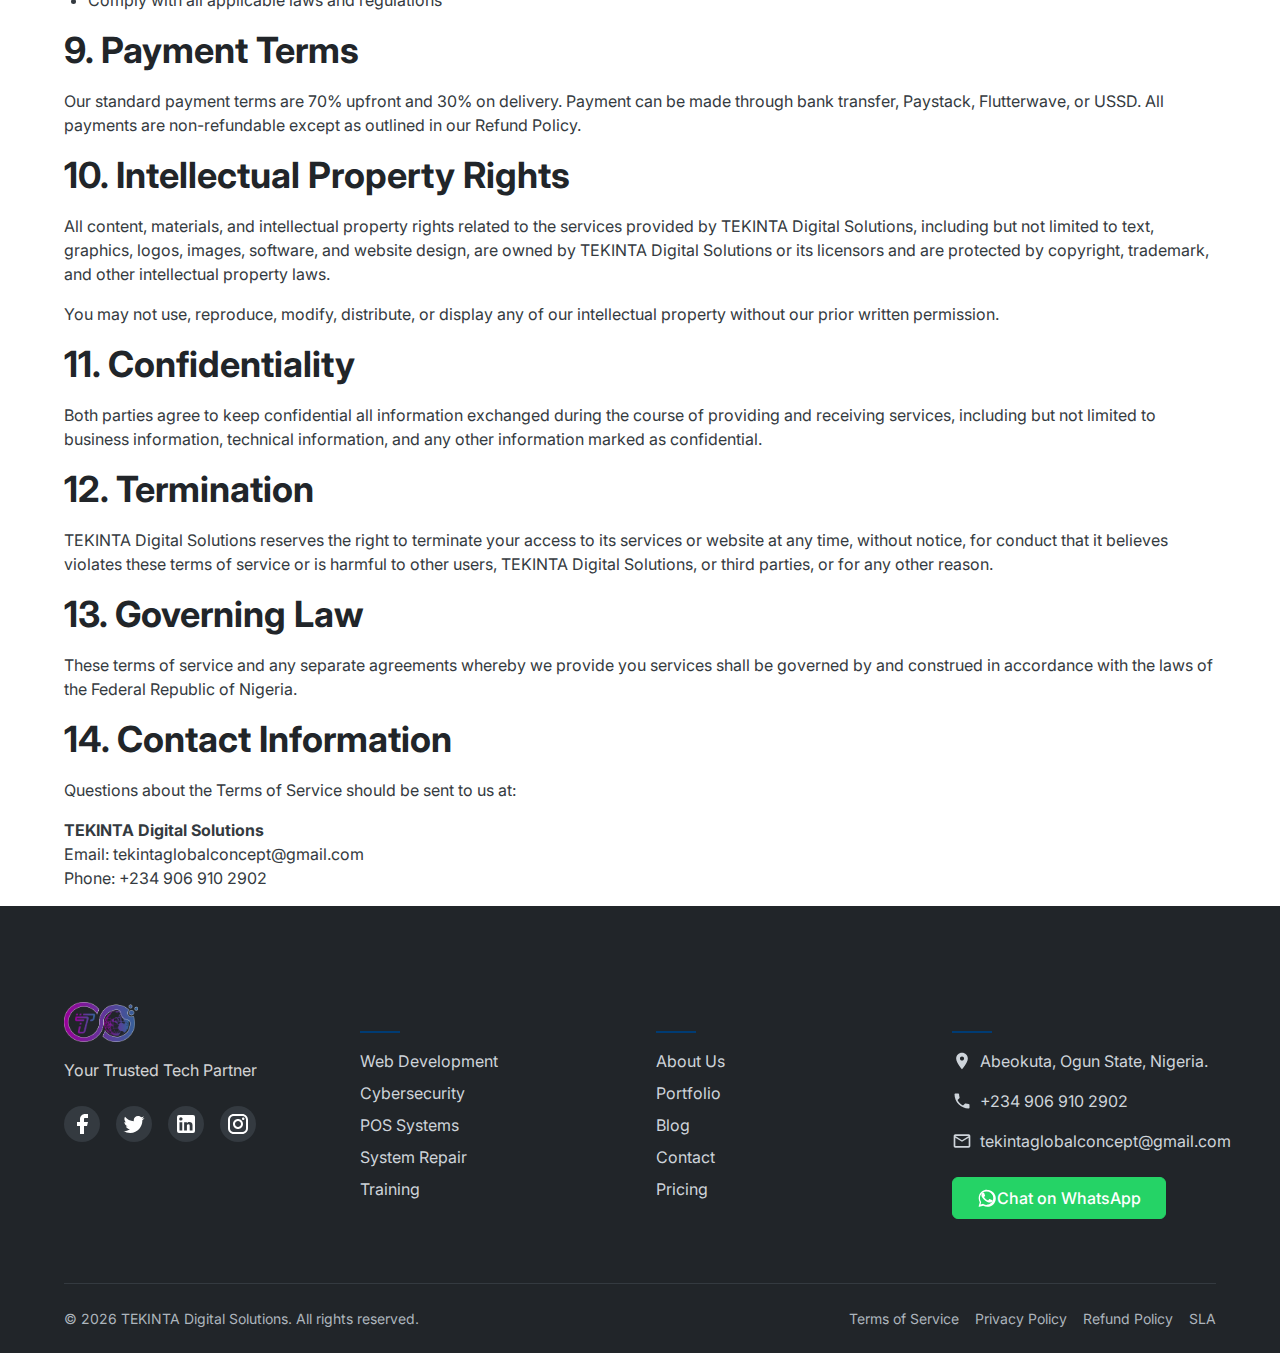
<file: terms.html>
<!DOCTYPE html>
<html lang="en">
<head>
    <meta charset="UTF-8">
    <meta name="viewport" content="width=device-width, initial-scale=1.0">
    <title>Terms of Service - TEKINTA Digital Solutions</title>
    <meta name="description" content="Read TEKINTA Digital Solutions' Terms of Service to understand the terms and conditions for using our website and services.">
    <meta name="keywords" content="web development, cybersecurity, POS systems, system repair, tekinta, digital solutions, computer programmer in Nigeria, web developer in Nigeria, hire programmer online, freelance programmer Nigeria, software developer for businesses, tech company in Nigeria, website repair services, 
        POS installation expert, business tech solutions Nigeria, custom software development, mobile app development Nigeria">
    <meta name="google-site-verification" content="8xrJfjvefKD4FY-osn3_vJE_63C7dsgjqtfCWLM0zGY" />
    
    <!-- Open Graph / Facebook -->
    <meta property="og:type" content="website">
    <meta property="og:url" content="https://tekinta.pages.dev/terms.html">
    <meta property="og:title" content="Terms of Service - TEKINTA Digital Solutions">
    <meta property="og:description" content="Read TEKINTA Digital Solutions' Terms of Service to understand the terms and conditions for using our website and services.">
    <meta property="og:image" content="https://tekinta.pages.dev/assets/img/introimage.png">
    
    <!-- Twitter -->
    <meta property="twitter:card" content="summary_large_image">
    <meta property="twitter:url" content="https://tekinta.pages.dev/terms.html">
    <meta property="twitter:title" content="Terms of Service - TEKINTA Digital Solutions">
    <meta property="twitter:description" content="Read TEKINTA Digital Solutions' Terms of Service to understand the terms and conditions for using our website and services.">
    <meta property="twitter:image" content="https://tekinta.pages.dev/assets/img/introimage.png">
    
    <!-- Favicon -->
    <link rel="icon" href="assets/img/logo.png" type="image/x-icon">
    <link rel="apple-touch-icon" href="assets/img/logo.png">
    
    <!-- Preconnect to external domains -->
    <link rel="preconnect" href="https://fonts.googleapis.com">
    <link rel="preconnect" href="https://fonts.gstatic.com" crossorigin>
    
    <!-- Fonts -->
    <link href="https://fonts.googleapis.com/css2?family=Inter:wght@300;400;500;600;700&display=swap" rel="stylesheet">
    
    <!-- CSS -->
    <link rel="stylesheet" href="css/main.css">
</head>
<body>
    <!-- Skip to main content for accessibility -->
    <a href="#main-content" class="skip-link">Skip to main content</a>
    
    <!-- Header with Navigation -->
    <header class="header">
        <div class="container">
            <div class="header__inner">
                <div class="header__logo">
                    <a href="index.html">
                        <img src="assets/img/logo.png" alt="TEKINTA Digital Solutions Logo">
                    </a>
                </div>
                
                <!-- Desktop Navigation -->
                <nav class="nav nav--desktop">
                    <ul class="nav__list">
                        <li class="nav__item"><a href="index.html" class="nav__link">Home</a></li>
                        <li class="nav__item"><a href="about.html" class="nav__link">About</a></li>
                        <li class="nav__item"><a href="services.html" class="nav__link">Services</a></li>
                        <li class="nav__item"><a href="pricing.html" class="nav__link">Pricing</a></li>
                        <li class="nav__item"><a href="portfolio.html" class="nav__link">Portfolio</a></li>
                        <li class="nav__item"><a href="blog.html" class="nav__link">Blog</a></li>
                        <li class="nav__item"><a href="contact.html" class="nav__link">Contact</a></li>
                    </ul>
                </nav>
                
                <!-- Mobile Menu Toggle -->
                <button class="mobile-menu-toggle" aria-label="Toggle navigation menu" aria-expanded="false">
                    <span class="mobile-menu-toggle__icon"></span>
                </button>
            </div>
        </div>
        
        <!-- Mobile Navigation -->
        <nav class="nav nav--mobile">
            <ul class="nav__list">
                <li class="nav__item"><a href="index.html" class="nav__link">Home</a></li>
                <li class="nav__item"><a href="about.html" class="nav__link">About</a></li>
                <li class="nav__item"><a href="services.html" class="nav__link">Services</a></li>
                <li class="nav__item"><a href="pricing.html" class="nav__link">Pricing</a></li>
                <li class="nav__item"><a href="portfolio.html" class="nav__link">Portfolio</a></li>
                <li class="nav__item"><a href="blog.html" class="nav__link">Blog</a></li>
                <li class="nav__item"><a href="contact.html" class="nav__link">Contact</a></li>
            </ul>
        </nav>
    </header>
    
    <!-- Mobile Sticky Bar -->
    <div class="mobile-sticky-bar">
        <a href="tel:+2349069102902" class="mobile-sticky-bar__button mobile-sticky-bar__button--call" aria-label="Call us">
            <svg class="mobile-sticky-bar__icon" width="24" height="24" viewBox="0 0 24 24" fill="none" xmlns="http://www.w3.org/2000/svg">
                <path d="M6.62 10.79C8.06 13.62 10.38 15.94 13.21 17.38L15.41 15.18C15.69 14.9 16.08 14.82 16.43 14.93C17.55 15.3 18.75 15.5 20 15.5C20.55 15.5 21 15.95 21 16.5V20C21 20.55 20.55 21 20 21C10.61 21 3 13.39 3 4C3 3.45 3.45 3 4 3H7.5C8.05 3 8.5 3.45 8.5 4C8.5 5.25 8.7 6.45 9.07 7.57C9.18 7.92 9.1 8.31 8.82 8.59L6.62 10.79Z" fill="currentColor"/>
            </svg>
        </a>
        <a href="https://wa.me/2349069102902?text=Hello%20TEKINTA,%20I'm%20interested%20in%20your%20services" class="mobile-sticky-bar__button mobile-sticky-bar__button--whatsapp" aria-label="Chat on WhatsApp" target="_blank" rel="noopener noreferrer">
            <svg class="mobile-sticky-bar__icon" width="24" height="24" viewBox="0 0 24 24" fill="none" xmlns="http://www.w3.org/2000/svg">
                <path d="M17.472 14.382C17.136 14.202 15.645 13.466 15.337 13.346C15.029 13.226 14.805 13.166 14.581 13.502C14.357 13.838 13.785 14.522 13.589 14.746C13.393 14.97 13.197 14.998 12.861 14.818C12.525 14.638 11.533 14.316 10.353 13.258C9.427 12.424 8.799 11.394 8.603 11.058C8.407 10.722 8.583 10.542 8.763 10.362C8.925 10.2 9.121 9.958 9.301 9.762C9.481 9.566 9.541 9.426 9.661 9.202C9.781 8.978 9.721 8.782 9.643 8.602C9.565 8.422 8.965 6.931 8.685 6.259C8.413 5.605 8.137 5.693 7.929 5.683C7.733 5.673 7.509 5.671 7.285 5.671C7.061 5.671 6.697 5.751 6.389 6.087C6.081 6.423 5.297 7.159 5.297 8.65C5.297 10.141 6.417 11.582 6.597 11.806C6.777 12.03 8.955 15.37 12.261 16.682C13.061 16.998 13.681 17.186 14.161 17.326C14.965 17.566 15.697 17.534 16.277 17.452C16.925 17.36 18.133 16.714 18.413 16.006C18.693 15.298 18.693 14.702 18.615 14.578C18.537 14.454 18.313 14.374 17.977 14.214L17.472 14.382Z" fill="currentColor"/>
                <path d="M12 2C6.477 2 2 6.477 2 12C2 13.819 2.487 15.529 3.338 17L2.021 21.923C1.924 22.284 2.252 22.613 2.613 22.516L7.537 21.199C9.008 22.05 10.718 22.537 12.537 22.537C18.06 22.537 22.537 18.06 22.537 12.537C22.537 7.014 18.06 2.537 12.537 2.537L12 2ZM12 20.537C10.395 20.537 8.894 20.068 7.628 19.259L7.227 19.003L4.289 19.771L5.057 16.833L4.801 16.432C3.992 15.166 3.523 13.665 3.523 12.06C3.523 7.603 7.063 4.063 11.52 4.063C15.977 4.063 19.517 7.603 19.517 12.06C19.517 16.517 15.977 20.057 11.52 20.057L12 20.537Z" fill="currentColor"/>
            </svg>
        </a>
    </div>
    
    <!-- Main Content -->
    <main id="main-content">
        <!-- Page Header -->
        <section class="page-header">
            <div class="container">
                <h1 class="page-header__title">Terms of Service</h1>
                <p class="page-header__subtitle">Please read these terms carefully before using our services</p>
            </div>
        </section>
        
        <!-- Terms of Service Content -->
        <section class="terms">
            <div class="container">
                <div class="terms__content">
                    <div class="terms__section">
                        <h2 class="terms__section-title">1. Acceptance of Terms</h2>
                        <p class="terms__text">
                            By accessing and using this website and the services provided by TEKINTA Digital Solutions, you accept and agree to be bound by the terms and provision of this agreement. If you do not agree to abide by all the terms and conditions of this agreement, you are not authorized to use or access this website and its services.
                        </p>
                    </div>
                    
                    <div class="terms__section">
                        <h2 class="terms__section-title">2. Use License</h2>
                        <p class="terms__text">
                            Permission is granted to temporarily download one copy of the materials (information or software) on TEKINTA Digital Solutions' website for personal, non-commercial transitory viewing only. This is the grant of a license, not a transfer of title, and under this license you may not:
                        </p>
                        <ul class="terms__list">
                            <li>Modify or copy the materials</li>
                            <li>Use the materials for any commercial purpose or for any public display (commercial or non-commercial)</li>
                            <li>Attempt to decompile or reverse engineer any software contained on TEKINTA Digital Solutions' website</li>
                            <li>Remove any copyright or other proprietary notations from the materials</li>
                            <li>Transfer the materials to another person or "mirror" the materials on any other server</li>
                        </ul>
                    </div>
                    
                    <div class="terms__section">
                        <h2 class="terms__section-title">3. Disclaimer</h2>
                        <p class="terms__text">
                            The materials on TEKINTA Digital Solutions' website are provided on an 'as is' basis. TEKINTA Digital Solutions makes no warranties, expressed or implied, and hereby disclaims and negates all other warranties including without limitation, implied warranties or conditions of merchantability, fitness for a particular purpose, or non-infringement of intellectual property or other violation of rights.
                        </p>
                        <p class="terms__text">
                            Further, TEKINTA Digital Solutions does not warrant or make any representations concerning the accuracy, likely results, or reliability of the use of the materials on its website or otherwise relating to such materials or on any sites linked to this site.
                        </p>
                    </div>
                    
                    <div class="terms__section">
                        <h2 class="terms__section-title">4. Limitations</h2>
                        <p class="terms__text">
                            In no event shall TEKINTA Digital Solutions or its suppliers be liable for any damages (including, without limitation, damages for loss of data or profit, or due to business interruption) arising out of the use or inability to use the materials on TEKINTA Digital Solutions' website, even if TEKINTA Digital Solutions or a TEKINTA Digital Solutions authorized representative has been notified orally or in writing of the possibility of such damage.
                        </p>
                    </div>
                    
                    <div class="terms__section">
                        <h2 class="terms__section-title">5. Accuracy of Materials</h2>
                        <p class="terms__text">
                            The materials appearing on TEKINTA Digital Solutions' website could include technical, typographical, or photographic errors. TEKINTA Digital Solutions does not warrant that any of the materials on its website are accurate, complete, or current. TEKINTA Digital Solutions may make changes to the materials contained on its website at any time without notice. However, TEKINTA Digital Solutions does not make any commitment to update the materials.
                        </p>
                    </div>
                    
                    <div class="terms__section">
                        <h2 class="terms__section-title">6. Links</h2>
                        <p class="terms__text">
                            TEKINTA Digital Solutions has not reviewed all of the sites linked to its website and is not responsible for the contents of any such linked site. The inclusion of any link does not imply endorsement by TEKINTA Digital Solutions of the site. Use of any such linked website is at the user's own risk.
                        </p>
                    </div>
                    
                    <div class="terms__section">
                        <h2 class="terms__section-title">7. Modifications</h2>
                        <p class="terms__text">
                            TEKINTA Digital Solutions may revise these terms of service for its website at any time without notice. By using this website, you are agreeing to be bound by the then current version of these terms of service.
                        </p>
                    </div>
                    
                    <div class="terms__section">
                        <h2 class="terms__section-title">8. Service Terms</h2>
                        <p class="terms__text">
                            By engaging our services, you agree to the following terms:
                        </p>
                        <ul class="terms__list">
                            <li>Provide accurate and complete information about your requirements</li>
                            <li>Make authorized personnel available for consultations and training</li>
                            <li>Provide necessary access to systems and information as required</li>
                            <li>Pay all fees and charges as agreed upon in the service agreement</li>
                            <li>Comply with all applicable laws and regulations</li>
                        </ul>
                    </div>
                    
                    <div class="terms__section">
                        <h2 class="terms__section-title">9. Payment Terms</h2>
                        <p class="terms__text">
                            Our standard payment terms are 70% upfront and 30% on delivery. Payment can be made through bank transfer, Paystack, Flutterwave, or USSD. All payments are non-refundable except as outlined in our Refund Policy.
                        </p>
                    </div>
                    
                    <div class="terms__section">
                        <h2 class="terms__section-title">10. Intellectual Property Rights</h2>
                        <p class="terms__text">
                            All content, materials, and intellectual property rights related to the services provided by TEKINTA Digital Solutions, including but not limited to text, graphics, logos, images, software, and website design, are owned by TEKINTA Digital Solutions or its licensors and are protected by copyright, trademark, and other intellectual property laws.
                        </p>
                        <p class="terms__text">
                            You may not use, reproduce, modify, distribute, or display any of our intellectual property without our prior written permission.
                        </p>
                    </div>
                    
                    <div class="terms__section">
                        <h2 class="terms__section-title">11. Confidentiality</h2>
                        <p class="terms__text">
                            Both parties agree to keep confidential all information exchanged during the course of providing and receiving services, including but not limited to business information, technical information, and any other information marked as confidential.
                        </p>
                    </div>
                    
                    <div class="terms__section">
                        <h2 class="terms__section-title">12. Termination</h2>
                        <p class="terms__text">
                            TEKINTA Digital Solutions reserves the right to terminate your access to its services or website at any time, without notice, for conduct that it believes violates these terms of service or is harmful to other users, TEKINTA Digital Solutions, or third parties, or for any other reason.
                        </p>
                    </div>
                    
                    <div class="terms__section">
                        <h2 class="terms__section-title">13. Governing Law</h2>
                        <p class="terms__text">
                            These terms of service and any separate agreements whereby we provide you services shall be governed by and construed in accordance with the laws of the Federal Republic of Nigeria.
                        </p>
                    </div>
                    
                    <div class="terms__section">
                        <h2 class="terms__section-title">14. Contact Information</h2>
                        <p class="terms__text">
                            Questions about the Terms of Service should be sent to us at:
                        </p>
                        <p class="terms__text">
                            <strong>TEKINTA Digital Solutions</strong><br>
                            Email: tekintaglobalconcept@gmail.com<br>
                            Phone: +234 906 910 2902
                        </p>
                    </div>
                </div>
            </div>
        </section>
    </main>
    
   <!-- Footer -->
    <footer class="footer">
        <div class="container">
            <div class="footer__inner">
                <div class="footer__column">
                    <div class="footer__logo">
                        <img src="assets/img/logo.png" alt="TEKINTA Digital Solutions Logo">
                    </div>
                    <p class="footer__tagline">Your Trusted Tech Partner</p>
                    <div class="footer__social">
                        <a href="#" class="footer__social-link" aria-label="Facebook">
                            <svg width="24" height="24" viewBox="0 0 24 24" fill="none" xmlns="http://www.w3.org/2000/svg">
                                <path d="M18 2H15C13.6739 2 12.4021 2.52678 11.4645 3.46447C10.5268 4.40215 10 5.67392 10 7V10H7V14H10V22H14V14H17L18 10H14V7C14 6.73478 14.1054 6.48043 14.2929 6.29289C14.4804 6.10536 14.7348 6 15 6H18V2Z" fill="currentColor"/>
                            </svg>
                        </a>
                        <a href="#" class="footer__social-link" aria-label="Twitter">
                            <svg width="24" height="24" viewBox="0 0 24 24" fill="none" xmlns="http://www.w3.org/2000/svg">
                                <path d="M22.46 6C21.69 6.35 20.86 6.58 20 6.69C20.88 6.16 21.56 5.32 21.88 4.31C21.05 4.81 20.13 5.16 19.16 5.36C18.37 4.5 17.26 4 16 4C13.65 4 11.73 5.92 11.73 8.29C11.73 8.63 11.77 8.96 11.84 9.27C8.28 9.09 5.11 7.38 3 4.79C2.63 5.42 2.42 6.16 2.42 6.94C2.42 8.43 3.17 9.75 4.33 10.5C3.62 10.5 2.96 10.3 2.38 10C2.38 10 2.38 10 2.38 10.03C2.38 12.11 3.86 13.85 5.82 14.24C5.46 14.34 5.08 14.39 4.69 14.39C4.42 14.39 4.15 14.36 3.89 14.31C4.43 16 6 17.26 7.89 17.29C6.43 18.45 4.58 19.13 2.56 19.13C2.22 19.13 1.88 19.11 1.54 19.07C3.44 20.29 5.74 21 8.23 21C16 21 20.33 14.46 20.33 8.79C20.33 8.6 20.33 8.42 20.32 8.23C21.16 7.63 21.88 6.87 22.46 6Z" fill="currentColor"/>
                            </svg>
                        </a>
                        <a href="#" class="footer__social-link" aria-label="LinkedIn">
                            <svg width="24" height="24" viewBox="0 0 24 24" fill="none" xmlns="http://www.w3.org/2000/svg">
                                <path d="M19 3A2 2 0 0 1 21 5V19A2 2 0 0 1 19 21H5A2 2 0 0 1 3 19V5A2 2 0 0 1 5 3H19M18.5 18.5V13.2A3.26 3.26 0 0 0 15.24 9.94C14.39 9.94 13.4 10.46 12.92 11.24V10.13H10.13V18.5H12.92V13.57C12.92 12.8 13.54 12.17 14.31 12.17A1.4 1.4 0 0 1 15.71 13.57V18.5H18.5M6.88 8.56A1.68 1.68 0 0 0 8.56 6.88C8.56 5.95 7.81 5.19 6.88 5.19A1.69 1.69 0 0 0 5.19 6.88C5.19 7.81 5.95 8.56 6.88 8.56M8.27 18.5V10.13H5.5V18.5H8.27Z" fill="currentColor"/>
                            </svg>
                        </a>
                        <a href="#" class="footer__social-link" aria-label="Instagram">
                            <svg width="24" height="24" viewBox="0 0 24 24" fill="none" xmlns="http://www.w3.org/2000/svg">
                                <path d="M7.8 2H16.2C19.4 2 22 4.6 22 7.8V16.2C22 19.4 19.4 22 16.2 22H7.8C4.6 22 2 19.4 2 16.2V7.8C2 4.6 4.6 2 7.8 2ZM7.6 4C5.61 4 4 5.61 4 7.6V16.4C4 18.39 5.61 20 7.6 20H16.4C18.39 20 20 18.39 20 16.4V7.6C20 5.61 18.39 4 16.4 4H7.6ZM17.25 5.5C17.94 5.5 18.5 6.06 18.5 6.75C18.5 7.44 17.94 8 17.25 8C16.56 8 16 7.44 16 6.75C16 6.06 16.56 5.5 17.25 5.5ZM12 7C14.76 7 17 9.24 17 12C17 14.76 14.76 17 12 17C9.24 17 7 14.76 7 12C7 9.24 9.24 7 12 7ZM12 9C10.34 9 9 10.34 9 12C9 13.66 10.34 15 12 15C13.66 15 15 13.66 15 12C15 10.34 13.66 9 12 9Z" fill="currentColor"/>
                            </svg>
                        </a>
                    </div>
                </div>
                
                <div class="footer__column">
                    <h3 class="footer__heading">Services</h3>
                    <ul class="footer__links">
                        <li class="footer__link-item"><a href="services.html#web-development" class="footer__link">Web Development</a></li>
                        <li class="footer__link-item"><a href="services.html#cybersecurity" class="footer__link">Cybersecurity</a></li>
                        <li class="footer__link-item"><a href="services.html#pos-systems" class="footer__link">POS Systems</a></li>
                        <li class="footer__link-item"><a href="services.html#system-repair" class="footer__link">System Repair</a></li>
                        <li class="footer__link-item"><a href="services.html#training" class="footer__link">Training</a></li>
                    </ul>
                </div>
                
                <div class="footer__column">
                    <h3 class="footer__heading">Company</h3>
                    <ul class="footer__links">
                        <li class="footer__link-item"><a href="about.html" class="footer__link">About Us</a></li>
                        <li class="footer__link-item"><a href="portfolio.html" class="footer__link">Portfolio</a></li>
                        <li class="footer__link-item"><a href="blog.html" class="footer__link">Blog</a></li>
                        <li class="footer__link-item"><a href="contact.html" class="footer__link">Contact</a></li>
                        <li class="footer__link-item"><a href="pricing.html" class="footer__link">Pricing</a></li>
                    </ul>
                </div>
                
                <div class="footer__column">
                    <h3 class="footer__heading">Contact Us</h3>
                    <address class="footer__contact">
                        <div class="footer__contact-item">
                            <svg class="footer__contact-icon" width="20" height="20" viewBox="0 0 24 24" fill="none" xmlns="http://www.w3.org/2000/svg">
                                <path d="M12 2C8.13 2 5 5.13 5 9C5 14.25 12 22 12 22S19 14.25 19 9C19 5.13 15.87 2 12 2ZM12 11.5C10.62 11.5 9.5 10.38 9.5 9C9.5 7.62 10.62 6.5 12 6.5C13.38 6.5 14.5 7.62 14.5 9C14.5 10.38 13.38 11.5 12 11.5Z" fill="currentColor"/>
                            </svg>
                            <span>Abeokuta, Ogun State, Nigeria.</span>
                        </div>
                        <div class="footer__contact-item">
                            <svg class="footer__contact-icon" width="20" height="20" viewBox="0 0 24 24" fill="none" xmlns="http://www.w3.org/2000/svg">
                                <path d="M6.62 10.79C8.06 13.62 10.38 15.94 13.21 17.38L15.41 15.18C15.69 14.9 16.08 14.82 16.43 14.93C17.55 15.3 18.75 15.5 20 15.5C20.55 15.5 21 15.95 21 16.5V20C21 20.55 20.55 21 20 21C10.61 21 3 13.39 3 4C3 3.45 3.45 3 4 3H7.5C8.05 3 8.5 3.45 8.5 4C8.5 5.25 8.7 6.45 9.07 7.57C9.18 7.92 9.1 8.31 8.82 8.59L6.62 10.79Z" fill="currentColor"/>
                            </svg>
                            <a href="tel:+2349069102902">+234 906 910 2902</a>
                        </div>
                        <div class="footer__contact-item">
                            <svg class="footer__contact-icon" width="20" height="20" viewBox="0 0 24 24" fill="none" xmlns="http://www.w3.org/2000/svg">
                                <path d="M20 4H4C2.89 4 2.01 4.89 2.01 6L2 18C2 19.11 2.89 20 4 20H20C21.11 20 22 19.11 22 18V6C22 4.89 21.11 4 20 4ZM20 18H4V8L12 13L20 8V18ZM12 11L4 6H20L12 11Z" fill="currentColor"/>
                            </svg>
                            <a href="mailto:tekintaglobalconcept@gmail.com">tekintaglobalconcept@gmail.com</a>
                        </div>
                    </address>
                    
                    <div class="footer__whatsapp">
                        <a href="https://wa.me/2349069102902?text=Hello%20TEKINTA,%20I'm%20interested%20in%20your%20services" class="btn btn--whatsapp" target="_blank" rel="noopener noreferrer">
                            <svg width="20" height="20" viewBox="0 0 24 24" fill="none" xmlns="http://www.w3.org/2000/svg">
                                <path d="M17.472 14.382C17.136 14.202 15.645 13.466 15.337 13.346C15.029 13.226 14.805 13.166 14.581 13.502C14.357 13.838 13.785 14.522 13.589 14.746C13.393 14.97 13.197 14.998 12.861 14.818C12.525 14.638 11.533 14.316 10.353 13.258C9.427 12.424 8.799 11.394 8.603 11.058C8.407 10.722 8.583 10.542 8.763 10.362C8.925 10.2 9.121 9.958 9.301 9.762C9.481 9.566 9.541 9.426 9.661 9.202C9.781 8.978 9.721 8.782 9.643 8.602C9.565 8.422 8.965 6.931 8.685 6.259C8.413 5.605 8.137 5.693 7.929 5.683C7.733 5.673 7.509 5.671 7.285 5.671C7.061 5.671 6.697 5.751 6.389 6.087C6.081 6.423 5.297 7.159 5.297 8.65C5.297 10.141 6.417 11.582 6.597 11.806C6.777 12.03 8.955 15.37 12.261 16.682C13.061 16.998 13.681 17.186 14.161 17.326C14.965 17.566 15.697 17.534 16.277 17.452C16.925 17.36 18.133 16.714 18.413 16.006C18.693 15.298 18.693 14.702 18.615 14.578C18.537 14.454 18.313 14.374 17.977 14.214L17.472 14.382Z" fill="currentColor"/>
                                <path d="M12 2C6.477 2 2 6.477 2 12C2 13.819 2.487 15.529 3.338 17L2.021 21.923C1.924 22.284 2.252 22.613 2.613 22.516L7.537 21.199C9.008 22.05 10.718 22.537 12.537 22.537C18.06 22.537 22.537 18.06 22.537 12.537C22.537 7.014 18.06 2.537 12.537 2.537L12 2ZM12 20.537C10.395 20.537 8.894 20.068 7.628 19.259L7.227 19.003L4.289 19.771L5.057 16.833L4.801 16.432C3.992 15.166 3.523 13.665 3.523 12.06C3.523 7.603 7.063 4.063 11.52 4.063C15.977 4.063 19.517 7.603 19.517 12.06C19.517 16.517 15.977 20.057 11.52 20.057L12 20.537Z" fill="currentColor"/>
                            </svg>
                            Chat on WhatsApp
                        </a>
                    </div>
                </div>
            </div>
            
            <div class="footer__bottom">
                <div class="footer__copyright">
                    &copy; 2026 TEKINTA Digital Solutions. All rights reserved.
                </div>
                <div class="footer__legal">
                    <a href="terms.html" class="footer__legal-link">Terms of Service</a>
                    <a href="privacy.html" class="footer__legal-link">Privacy Policy</a>
                    <a href="refund.html" class="footer__legal-link">Refund Policy</a>
                    <a href="sla.html" class="footer__legal-link">SLA</a>
                </div>
            </div>
        </div>
    </footer>
    
    <!-- WhatsApp Floating Widget -->
    <div class="whatsapp-widget">
        <a href="https://wa.me/2349069102902?text=Hello%20TEKINTA,%20I'm%20interested%20in%20your%20services" class="whatsapp-widget__button" target="_blank" rel="noopener noreferrer" aria-label="Chat on WhatsApp">
            <svg width="24" height="24" viewBox="0 0 24 24" fill="none" xmlns="http://www.w3.org/2000/svg">
                <path d="M17.472 14.382C17.136 14.202 15.645 13.466 15.337 13.346C15.029 13.226 14.805 13.166 14.581 13.502C14.357 13.838 13.785 14.522 13.589 14.746C13.393 14.97 13.197 14.998 12.861 14.818C12.525 14.638 11.533 14.316 10.353 13.258C9.427 12.424 8.799 11.394 8.603 11.058C8.407 10.722 8.583 10.542 8.763 10.362C8.925 10.2 9.121 9.958 9.301 9.762C9.481 9.566 9.541 9.426 9.661 9.202C9.781 8.978 9.721 8.782 9.643 8.602C9.565 8.422 8.965 6.931 8.685 6.259C8.413 5.605 8.137 5.693 7.929 5.683C7.733 5.673 7.509 5.671 7.285 5.671C7.061 5.671 6.697 5.751 6.389 6.087C6.081 6.423 5.297 7.159 5.297 8.65C5.297 10.141 6.417 11.582 6.597 11.806C6.777 12.03 8.955 15.37 12.261 16.682C13.061 16.998 13.681 17.186 14.161 17.326C14.965 17.566 15.697 17.534 16.277 17.452C16.925 17.36 18.133 16.714 18.413 16.006C18.693 15.298 18.693 14.702 18.615 14.578C18.537 14.454 18.313 14.374 17.977 14.214L17.472 14.382Z" fill="currentColor"/>
                <path d="M12 2C6.477 2 2 6.477 2 12C2 13.819 2.487 15.529 3.338 17L2.021 21.923C1.924 22.284 2.252 22.613 2.613 22.516L7.537 21.199C9.008 22.05 10.718 22.537 12.537 22.537C18.06 22.537 22.537 18.06 22.537 12.537C22.537 7.014 18.06 2.537 12.537 2.537L12 2ZM12 20.537C10.395 20.537 8.894 20.068 7.628 19.259L7.227 19.003L4.289 19.771L5.057 16.833L4.801 16.432C3.992 15.166 3.523 13.665 3.523 12.06C3.523 7.603 7.063 4.063 11.52 4.063C15.977 4.063 19.517 7.603 19.517 12.06C19.517 16.517 15.977 20.057 11.52 20.057L12 20.537Z" fill="currentColor"/>
            </svg>
        </a>
    </div>
    
    <!-- JavaScript -->
    <script src="js/main.js"></script>
    
    <!-- Google Analytics placeholder -->
    <!-- Google tag (gtag.js) -->
    <script async src="https://www.googletagmanager.com/gtag/js?id=GA_MEASUREMENT_ID"></script>
    <script>
        window.dataLayer = window.dataLayer || [];
        function gtag(){dataLayer.push(arguments);}
        gtag('js', new Date());
        gtag('config', 'GA_MEASUREMENT_ID');
    </script>
    
    <!-- Facebook Pixel placeholder -->
    <script>
        !function(f,b,e,v,n,t,s)
        {if(f.fbq)return;n=f.fbq=function(){n.callMethod?
        n.callMethod.apply(n,arguments):n.queue.push(arguments)};
        if(!f._fbq)f._fbq=n;n.push=n;n.loaded=!0;n.version='2.0';
        n.queue=[];t=b.createElement(e);t.async=!0;
        t.src=v;s=b.getElementsByTagName(e)[0];
        s.parentNode.insertBefore(t,s)}(window, document,'script',
        'https://connect.facebook.net/en_US/fbevents.js');
        fbq('init', 'PIXEL_ID');
        fbq('track', 'PageView');
    </script>
    <noscript><img height="1" width="1" style="display:none" src="https://www.facebook.com/tr?id=PIXEL_ID&ev=PageView&noscript=1"/></noscript>
</body>

</html>
</file>
<file: css/main.css>
/* CSS Variables for Theme */
:root {
    /* Colors */
    --color-primary: #003B73;
    --color-primary-light: #0074C7;
    --color-primary-lighter: #00A8E8;
    --color-white: #FFFFFF;
    --color-black: #000000;
    --color-gray-100: #F8F9FA;
    --color-gray-200: #E9ECEF;
    --color-gray-300: #DEE2E6;
    --color-gray-400: #CED4DA;
    --color-gray-500: #ADB5BD;
    --color-gray-600: #6C757D;
    --color-gray-700: #495057;
    --color-gray-800: #343A40;
    --color-gray-900: #212529;
    
    /* Typography */
    --font-family-primary: 'Inter', -apple-system, BlinkMacSystemFont, 'Segoe UI', Roboto, Oxygen, Ubuntu, Cantarell, 'Open Sans', 'Helvetica Neue', sans-serif;
    --font-family-secondary: 'Roboto', -apple-system, BlinkMacSystemFont, 'Segoe UI', Oxygen, Ubuntu, Cantarell, 'Open Sans', 'Helvetica Neue', sans-serif;
    
    --font-size-xs: 0.75rem;    /* 12px */
    --font-size-sm: 0.875rem;   /* 14px */
    --font-size-base: 1rem;     /* 16px */
    --font-size-lg: 1.125rem;   /* 18px */
    --font-size-xl: 1.25rem;    /* 20px */
    --font-size-2xl: 1.5rem;    /* 24px */
    --font-size-3xl: 1.875rem;  /* 30px */
    --font-size-4xl: 2.25rem;   /* 36px */
    --font-size-5xl: 3rem;      /* 48px */
    
    --font-weight-light: 300;
    --font-weight-normal: 400;
    --font-weight-medium: 500;
    --font-weight-semibold: 600;
    --font-weight-bold: 700;
    
    --line-height-tight: 1.25;
    --line-height-snug: 1.375;
    --line-height-normal: 1.5;
    --line-height-relaxed: 1.625;
    --line-height-loose: 2;
    
    /* Spacing */
    --spacing-xs: 0.25rem;     /* 4px */
    --spacing-sm: 0.5rem;      /* 8px */
    --spacing-md: 1rem;        /* 16px */
    --spacing-lg: 1.5rem;      /* 24px */
    --spacing-xl: 2rem;        /* 32px */
    --spacing-2xl: 3rem;       /* 48px */
    --spacing-3xl: 4rem;       /* 64px */
    --spacing-4xl: 6rem;       /* 96px */
    --spacing-5xl: 8rem;       /* 128px */
    
    /* Border Radius */
    --border-radius-sm: 0.25rem;   /* 4px */
    --border-radius-md: 0.375rem;  /* 6px */
    --border-radius-lg: 0.5rem;    /* 8px */
    --border-radius-xl: 0.75rem;   /* 12px */
    --border-radius-2xl: 1rem;     /* 16px */
    --border-radius-full: 9999px;
    
    /* Shadows */
    --shadow-sm: 0 1px 2px 0 rgba(0, 0, 0, 0.05);
    --shadow-md: 0 4px 6px -1px rgba(0, 0, 0, 0.1), 0 2px 4px -1px rgba(0, 0, 0, 0.06);
    --shadow-lg: 0 10px 15px -3px rgba(0, 0, 0, 0.1), 0 4px 6px -2px rgba(0, 0, 0, 0.05);
    --shadow-xl: 0 20px 25px -5px rgba(0, 0, 0, 0.1), 0 10px 10px -5px rgba(0, 0, 0, 0.04);
    
    /* Transitions */
    --transition-fast: 150ms ease-in-out;
    --transition-normal: 300ms ease-in-out;
    --transition-slow: 500ms ease-in-out;
    
    /* Container */
    --container-max-width: 1200px;
    
    /* Z-index */
    --z-index-dropdown: 1000;
    --z-index-sticky: 1020;
    --z-index-fixed: 1030;
    --z-index-modal-backdrop: 1040;
    --z-index-modal: 1050;
    --z-index-popover: 1060;
    --z-index-tooltip: 1070;
}

/* Reset and Base Styles */
*,
*::before,
*::after {
    box-sizing: border-box;
    margin: 0;
    padding: 0;
}

html {
    font-size: 16px;
    scroll-behavior: smooth;
}

body {
    font-family: var(--font-family-primary);
    font-size: var(--font-size-base);
    line-height: var(--line-height-normal);
    color: var(--color-gray-800);
    background-color: var(--color-white);
    -webkit-font-smoothing: antialiased;
    -moz-osx-font-smoothing: grayscale;
}

/* Skip to main content link for accessibility */
.skip-link {
    position: absolute;
    top: -40px;
    left: 0;
    background: var(--color-primary);
    color: var(--color-white);
    padding: var(--spacing-sm);
    text-decoration: none;
    border-radius: 0 0 var(--border-radius-md) 0;
    z-index: var(--z-index-tooltip);
}

.skip-link:focus {
    top: 0;
}

/* Typography */
h1, h2, h3, h4, h5, h6 {
    font-weight: var(--font-weight-bold);
    line-height: var(--line-height-tight);
    margin-bottom: var(--spacing-md);
    color: var(--color-gray-900);
}

h1 {
    font-size: var(--font-size-5xl);
}

h2 {
    font-size: var(--font-size-4xl);
}

h3 {
    font-size: var(--font-size-3xl);
}

h4 {
    font-size: var(--font-size-2xl);
}

h5 {
    font-size: var(--font-size-xl);
}

h6 {
    font-size: var(--font-size-lg);
}

p {
    margin-bottom: var(--spacing-md);
}

a {
    color: var(--color-primary-light);
    text-decoration: none;
    transition: color var(--transition-fast);
}

a:hover {
    color: var(--color-primary-lighter);
}

a:focus {
    outline: 2px solid var(--color-primary-lighter);
    outline-offset: 2px;
}

img {
    max-width: 100%;
    height: auto;
    display: block;
}

ul, ol {
    padding-left: var(--spacing-lg);
    margin-bottom: var(--spacing-md);
}

li {
    margin-bottom: var(--spacing-xs);
}

/* Container */
.container {
    width: 100%;
    max-width: var(--container-max-width);
    margin: 0 auto;
    padding: 0 var(--spacing-md);
}

@media (min-width: 768px) {
    .container {
        padding: 0 var(--spacing-lg);
    }
}

/* Buttons */
.btn {
    display: inline-flex;
    align-items: center;
    justify-content: center;
    padding: var(--spacing-sm) var(--spacing-lg);
    font-family: var(--font-family-primary);
    font-weight: var(--font-weight-medium);
    font-size: var(--font-size-base);
    line-height: var(--line-height-normal);
    text-align: center;
    text-decoration: none;
    white-space: nowrap;
    border-radius: var(--border-radius-md);
    border: 1px solid transparent;
    cursor: pointer;
    transition: all var(--transition-fast);
    position: relative;
    overflow: hidden;
}

.btn:focus {
    outline: 2px solid var(--color-primary-lighter);
    outline-offset: 2px;
}

.btn:disabled {
    opacity: 0.6;
    cursor: not-allowed;
}

.btn--primary {
    background-color: var(--color-primary);
    color: var(--color-white);
}

.btn--primary:hover {
    background-color: var(--color-primary-light);
}

.btn--primary:active {
    background-color: var(--color-primary);
}

.btn--outline {
    background-color: transparent;
    color: var(--color-primary);
    border-color: var(--color-primary);
}

.btn--outline:hover {
    background-color: var(--color-primary);
    color: var(--color-white);
}

.btn--outline:active {
    background-color: var(--color-primary);
    color: var(--color-white);
}

.btn--large {
    padding: var(--spacing-md) var(--spacing-xl);
    font-size: var(--font-size-lg);
}

.btn--whatsapp {
    background-color: #25D366;
    color: var(--color-white);
    border-color: #25D366;
}

.btn--whatsapp:hover {
    background-color: #128C7E;
    border-color: #128C7E;
}

/* Header */
.header {
    background-color: var(--color-white);
    box-shadow: var(--shadow-sm);
    position: sticky;
    top: 0;
    z-index: var(--z-index-sticky);
}

.header__inner {
    display: flex;
    align-items: center;
    justify-content: space-between;
    padding: var(--spacing-md) 0;
}

.header__logo img {
    height: 40px;
    width: auto;
}

/* Navigation */
.nav {
    display: flex;
}

.nav__list {
    display: flex;
    list-style: none;
    margin: 0;
    padding: 0;
}

.nav__item {
    margin: 0;
}

.nav__link {
    display: block;
    padding: var(--spacing-sm) var(--spacing-md);
    color: var(--color-gray-700);
    font-weight: var(--font-weight-medium);
    border-radius: var(--border-radius-md);
    transition: all var(--transition-fast);
}

.nav__link:hover {
    color: var(--color-primary);
}

.nav__link--active {
    color: var(--color-primary);
}

/* Mobile Menu Toggle */
.mobile-menu-toggle {
    display: none;
    background: none;
    border: none;
    cursor: pointer;
    padding: var(--spacing-sm);
    border-radius: var(--border-radius-sm);
}

.mobile-menu-toggle:focus {
    outline: 2px solid var(--color-primary-lighter);
    outline-offset: 2px;
}

.mobile-menu-toggle__icon {
    display: block;
    position: relative;
    width: 24px;
    height: 20px;
}

.mobile-menu-toggle__icon::before,
.mobile-menu-toggle__icon::after {
    content: '';
    position: absolute;
    left: 0;
    width: 100%;
    height: 2px;
    background-color: var(--color-gray-800);
    transition: transform var(--transition-normal);
}

.mobile-menu-toggle__icon::before {
    top: 0;
}

.mobile-menu-toggle__icon::after {
    bottom: 0;
}

.mobile-menu-toggle[aria-expanded="true"] .mobile-menu-toggle__icon::before {
    transform: translateY(9px) rotate(45deg);
}

.mobile-menu-toggle[aria-expanded="true"] .mobile-menu-toggle__icon::after {
    transform: translateY(-9px) rotate(-45deg);
}

.mobile-menu-toggle__icon span {
    position: absolute;
    left: 0;
    top: 9px;
    width: 100%;
    height: 2px;
    background-color: var(--color-gray-800);
    transition: opacity var(--transition-normal);
}

.mobile-menu-toggle[aria-expanded="true"] .mobile-menu-toggle__icon span {
    opacity: 0;
}

/* Mobile Navigation */
.nav--mobile {
    display: none;
    position: absolute;
    top: 100%;
    left: 0;
    width: 100%;
    background-color: var(--color-white);
    box-shadow: var(--shadow-md);
    padding: var(--spacing-md) 0;
    max-height: 0;
    overflow: hidden;
    transition: max-height var(--transition-normal);
}

.nav--mobile.is-open {
    max-height: 500px;
}

.nav--mobile .nav__list {
    flex-direction: column;
}

.nav--mobile .nav__item {
    margin-bottom: var(--spacing-xs);
}

.nav--mobile .nav__link {
    padding: var(--spacing-sm) var(--spacing-lg);
}

/* Mobile Sticky Bar */
.mobile-sticky-bar {
    display: none;
    position: fixed;
    bottom: 0;
    left: 0;
    width: 100%;
    background-color: var(--color-white);
    box-shadow: 0 -2px 10px rgba(0, 0, 0, 0.1);
    z-index: var(--z-index-fixed);
    padding: var(--spacing-sm) 0;
}

.mobile-sticky-bar__button {
    display: flex;
    align-items: center;
    justify-content: center;
    width: 50%;
    padding: var(--spacing-sm);
    color: var(--color-white);
    text-decoration: none;
}

.mobile-sticky-bar__button--call {
    background-color: var(--color-primary);
}

.mobile-sticky-bar__button--whatsapp {
    background-color: #25D366;
}

.mobile-sticky-bar__icon {
    margin-right: var(--spacing-xs);
}

/* Hero Section */
.hero {
    padding: var(--spacing-5xl) 0 var(--spacing-4xl);
    background-color: var(--color-gray-100);
}

.hero__inner {
    display: grid;
    grid-template-columns: 1fr;
    gap: var(--spacing-3xl);
    align-items: center;
}

@media (min-width: 768px) {
    .hero__inner {
        grid-template-columns: 1fr 1fr;
    }
}

.hero__title {
    font-size: var(--font-size-4xl);
    margin-bottom: var(--spacing-lg);
    color: var(--color-primary);
}

@media (min-width: 768px) {
    .hero__title {
        font-size: var(--font-size-5xl);
    }
}

.hero__subtitle {
    font-size: var(--font-size-lg);
    margin-bottom: var(--spacing-xl);
    color: var(--color-gray-700);
}

.hero__actions {
    display: flex;
    flex-wrap: wrap;
    gap: var(--spacing-md);
}

.hero__image {
    border-radius: var(--border-radius-xl);
    overflow: hidden;
    box-shadow: var(--shadow-xl);
}

/* Trust Section */
.trust {
    padding: var(--spacing-4xl) 0;
    background-color: var(--color-white);
}

.trust__inner {
    display: grid;
    grid-template-columns: repeat(auto-fit, minmax(250px, 1fr));
    gap: var(--spacing-xl);
}

.trust__item {
    text-align: center;
    padding: var(--spacing-lg);
    border-radius: var(--border-radius-lg);
    transition: transform var(--transition-normal);
}

.trust__item:hover {
    transform: translateY(-5px);
}

.trust__icon {
    margin-bottom: var(--spacing-md);
    color: var(--color-primary-lighter);
}

.trust__title {
    font-size: var(--font-size-xl);
    margin-bottom: var(--spacing-sm);
}

.trust__description {
    color: var(--color-gray-600);
}

/* Services Snapshot Section */
.services-snapshot {
    padding: var(--spacing-4xl) 0;
    background-color: var(--color-gray-100);
}

.section-header {
    text-align: center;
    margin-bottom: var(--spacing-3xl);
}

.section-header__title {
    font-size: var(--font-size-3xl);
    margin-bottom: var(--spacing-md);
}

.section-header__subtitle {
    font-size: var(--font-size-lg);
    color: var(--color-gray-600);
    max-width: 700px;
    margin: 0 auto;
}

.services-snapshot__grid {
    display: grid;
    grid-template-columns: repeat(auto-fit, minmax(250px, 1fr));
    gap: var(--spacing-xl);
    margin-bottom: var(--spacing-3xl);
}

.service-card {
    background-color: var(--color-white);
    border-radius: var(--border-radius-lg);
    padding: var(--spacing-xl);
    box-shadow: var(--shadow-md);
    transition: transform var(--transition-normal), box-shadow var(--transition-normal);
    height: 100%;
    display: flex;
    flex-direction: column;
}

.service-card:hover {
    transform: translateY(-5px);
    box-shadow: var(--shadow-xl);
}

.service-card__icon {
    margin-bottom: var(--spacing-md);
    color: var(--color-primary);
}

.service-card__title {
    font-size: var(--font-size-xl);
    margin-bottom: var(--spacing-sm);
}

.service-card__description {
    color: var(--color-gray-600);
    margin-bottom: var(--spacing-lg);
    flex-grow: 1;
}

.service-card__link {
    color: var(--color-primary);
    font-weight: var(--font-weight-medium);
    display: inline-flex;
    align-items: center;
}

.service-card__link::after {
    content: '→';
    margin-left: var(--spacing-xs);
    transition: transform var(--transition-fast);
}

.service-card__link:hover::after {
    transform: translateX(3px);
}

.services-snapshot__cta {
    text-align: center;
}

/* Pricing Snapshot Section */
.pricing-snapshot {
    padding: var(--spacing-4xl) 0;
    background-color: var(--color-white);
}

.pricing-snapshot__grid {
    display: grid;
    grid-template-columns: repeat(auto-fit, minmax(280px, 1fr));
    gap: var(--spacing-xl);
    margin-bottom: var(--spacing-xl);
}

.pricing-card {
    background-color: var(--color-white);
    border-radius: var(--border-radius-lg);
    overflow: hidden;
    box-shadow: var(--shadow-md);
    transition: transform var(--transition-normal), box-shadow var(--transition-normal);
    display: flex;
    flex-direction: column;
}

.pricing-card:hover {
    transform: translateY(-5px);
    box-shadow: var(--shadow-xl);
}

.pricing-card--standard {
    border: 2px solid var(--color-primary-light);
    transform: scale(1.05);
}

.pricing-card--standard:hover {
    transform: scale(1.05) translateY(-5px);
}

.pricing-card__header {
    padding: var(--spacing-xl);
    text-align: center;
    border-bottom: 1px solid var(--color-gray-200);
}

.pricing-card--basic .pricing-card__header {
    background-color: var(--color-gray-100);
}

.pricing-card--standard .pricing-card__header {
    background-color: var(--color-primary);
    color: var(--color-white);
}

.pricing-card--premium .pricing-card__header {
    background-color: var(--color-gray-900);
    color: var(--color-white);
}

.pricing-card__title {
    font-size: var(--font-size-xl);
    margin-bottom: var(--spacing-md);
}

.pricing-card__price {
    display: flex;
    align-items: baseline;
    justify-content: center;
    margin-bottom: var(--spacing-md);
}

.pricing-card__currency {
    font-size: var(--font-size-lg);
    margin-right: var(--spacing-xs);
}

.pricing-card__amount {
    font-size: var(--font-size-4xl);
    font-weight: var(--font-weight-bold);
    line-height: 1;
}

.pricing-card__period {
    font-size: var(--font-size-sm);
    margin-left: var(--spacing-xs);
}

.pricing-card__features {
    list-style: none;
    padding: var(--spacing-xl);
    margin: 0;
    flex-grow: 1;
}

.pricing-card__feature {
    padding: var(--spacing-sm) 0;
    border-bottom: 1px solid var(--color-gray-200);
    display: flex;
    align-items: center;
}

.pricing-card__feature::before {
    content: '✓';
    color: var(--color-primary-lighter);
    font-weight: var(--font-weight-bold);
    margin-right: var(--spacing-sm);
}

.pricing-card .btn {
    margin: var(--spacing-xl) auto;
    width: calc(100% - var(--spacing-xl) * 2);
}

.pricing-snapshot__note {
    text-align: center;
    color: var(--color-gray-600);
    font-style: italic;
}

/* Testimonials Section */
.testimonials {
    padding: var(--spacing-4xl) 0;
    background-color: var(--color-gray-100);
}

.testimonials__carousel {
    position: relative;
    max-width: 800px;
    margin: 0 auto;
    overflow: hidden;
}

.testimonials__track {
    display: flex;
    transition: transform var(--transition-normal);
}

.testimonial-card {
    min-width: 100%;
    padding: var(--spacing-xl);
    background-color: var(--color-white);
    border-radius: var(--border-radius-lg);
    box-shadow: var(--shadow-md);
}

.testimonial-card__rating {
    color: #FFD700;
    margin-bottom: var(--spacing-md);
    font-size: var(--font-size-xl);
}

.testimonial-card__quote {
    font-size: var(--font-size-lg);
    font-style: italic;
    margin-bottom: var(--spacing-lg);
    color: var(--color-gray-700);
}

.testimonial-card__author-name {
    font-weight: var(--font-weight-semibold);
}

.testimonial-card__author-title {
    color: var(--color-gray-600);
    font-size: var(--font-size-sm);
}

.testimonials__nav {
    position: absolute;
    top: 50%;
    transform: translateY(-50%);
    background-color: var(--color-white);
    border: 1px solid var(--color-gray-300);
    border-radius: var(--border-radius-full);
    width: 40px;
    height: 40px;
    display: flex;
    align-items: center;
    justify-content: center;
    cursor: pointer;
    z-index: 1;
    transition: all var(--transition-fast);
}

.testimonials__nav:hover {
    background-color: var(--color-gray-100);
}

.testimonials__nav:focus {
    outline: 2px solid var(--color-primary-lighter);
    outline-offset: 2px;
}

.testimonials__nav--prev {
    left: 10px;
}

.testimonials__nav--next {
    right: 10px;
}

/* CTA Section */
.cta {
    padding: var(--spacing-4xl) 0;
    background-color: var(--color-primary);
    color: var(--color-white);
    text-align: center;
}

.cta__title {
    font-size: var(--font-size-3xl);
    margin-bottom: var(--spacing-md);
    color: var(--color-white);
}

.cta__subtitle {
    font-size: var(--font-size-lg);
    margin-bottom: var(--spacing-xl);
    max-width: 700px;
    margin-left: auto;
    margin-right: auto;
    opacity: 0.9;
}

.cta__actions {
    display: flex;
    flex-wrap: wrap;
    gap: var(--spacing-md);
    justify-content: center;
}

.cta .btn--outline {
    border-color: var(--color-white);
    color: var(--color-white);
}

.cta .btn--outline:hover {
    background-color: var(--color-white);
    color: var(--color-primary);
}

/* Footer */
.footer {
    background-color: var(--color-gray-900);
    color: var(--color-white);
    padding: var(--spacing-4xl) 0 var(--spacing-lg);
}

.footer__inner {
    display: grid;
    grid-template-columns: repeat(auto-fit, minmax(250px, 1fr));
    gap: var(--spacing-xl);
    margin-bottom: var(--spacing-3xl);
}

.footer__logo {
    margin-bottom: var(--spacing-md);
}

.footer__logo img {
    height: 40px;
    width: auto;
}

.footer__tagline {
    margin-bottom: var(--spacing-lg);
    opacity: 0.8;
}

.footer__social {
    display: flex;
    gap: var(--spacing-md);
}

.footer__social-link {
    display: flex;
    align-items: center;
    justify-content: center;
    width: 36px;
    height: 36px;
    border-radius: var(--border-radius-full);
    background-color: var(--color-gray-800);
    color: var(--color-white);
    transition: background-color var(--transition-fast);
}

.footer__social-link:hover {
    background-color: var(--color-primary);
}

.footer__heading {
    font-size: var(--font-size-lg);
    margin-bottom: var(--spacing-md);
    position: relative;
    padding-bottom: var(--spacing-sm);
}

.footer__heading::after {
    content: '';
    position: absolute;
    bottom: 0;
    left: 0;
    width: 40px;
    height: 2px;
    background-color: var(--color-primary);
}

.footer__links {
    list-style: none;
    padding: 0;
    margin: 0;
}

.footer__link-item {
    margin-bottom: var(--spacing-sm);
}

.footer__link {
    color: var(--color-gray-400);
    transition: color var(--transition-fast);
}

.footer__link:hover {
    color: var(--color-white);
}

.footer__contact {
    font-style: normal;
}

.footer__contact-item {
    display: flex;
    align-items: flex-start;
    margin-bottom: var(--spacing-md);
    color: var(--color-gray-400);
}

.footer__contact-icon {
    margin-right: var(--spacing-sm);
    margin-top: 2px;
    flex-shrink: 0;
}

.footer__contact a {
    color: var(--color-gray-400);
}

.footer__contact a:hover {
    color: var(--color-white);
}

.footer__whatsapp {
    margin-top: var(--spacing-lg);
}

.footer__bottom {
    display: flex;
    flex-direction: column;
    align-items: center;
    justify-content: space-between;
    padding-top: var(--spacing-lg);
    border-top: 1px solid var(--color-gray-800);
    gap: var(--spacing-md);
}

@media (min-width: 768px) {
    .footer__bottom {
        flex-direction: row;
    }
}

.footer__copyright {
    color: var(--color-gray-500);
    font-size: var(--font-size-sm);
}

.footer__legal {
    display: flex;
    flex-wrap: wrap;
    gap: var(--spacing-md);
}

.footer__legal-link {
    color: var(--color-gray-500);
    font-size: var(--font-size-sm);
    transition: color var(--transition-fast);
}

.footer__legal-link:hover {
    color: var(--color-white);
}

/* WhatsApp Widget */
.whatsapp-widget {
    position: fixed;
    bottom: 20px;
    right: 20px;
    z-index: var(--z-index-tooltip);
}

.whatsapp-widget__button {
    display: flex;
    align-items: center;
    justify-content: center;
    width: 60px;
    height: 60px;
    border-radius: var(--border-radius-full);
    background-color: #25D366;
    color: var(--color-white);
    box-shadow: var(--shadow-lg);
    transition: transform var(--transition-fast), box-shadow var(--transition-fast);
}

.whatsapp-widget__button:hover {
    transform: scale(1.1);
    box-shadow: var(--shadow-xl);
}

.whatsapp-widget__button:focus {
    outline: 2px solid var(--color-white);
    outline-offset: 2px;
}

/* Responsive Styles */
@media (max-width: 767px) {
    .nav--desktop {
        display: none;
    }
    
    .mobile-menu-toggle {
        display: block;
    }
    
    .nav--mobile {
        display: block;
    }
    
    .mobile-sticky-bar {
        display: flex;
    }
    
    .hero {
        padding: var(--spacing-3xl) 0 var(--spacing-2xl);
    }
    
    .hero__title {
        font-size: var(--font-size-3xl);
    }
    
    .trust,
    .services-snapshot,
    .pricing-snapshot,
    .testimonials,
    .cta {
        padding: var(--spacing-3xl) 0;
    }
    
    .footer {
        padding: var(--spacing-3xl) 0 var(--spacing-lg);
    }
    
    .whatsapp-widget {
        bottom: 80px;
    }
}

@media (max-width: 479px) {
    .hero__title {
        font-size: var(--font-size-2xl);
    }
    
    .section-header__title {
        font-size: var(--font-size-2xl);
    }
    
    .cta__title {
        font-size: var(--font-size-2xl);
    }
    
    .pricing-card--standard {
        transform: none;
    }
    
    .pricing-card--standard:hover {
        transform: translateY(-5px);
    }
}

/* Utility Classes */
.text-center {
    text-align: center;
}

.text-left {
    text-align: left;
}

.text-right {
    text-align: right;
}

.text-primary {
    color: var(--color-primary);
}

.text-primary-light {
    color: var(--color-primary-light);
}

.text-white {
    color: var(--color-white);
}

.text-gray-600 {
    color: var(--color-gray-600);
}

.text-gray-700 {
    color: var(--color-gray-700);
}

.text-gray-800 {
    color: var(--color-gray-800);
}

.text-gray-900 {
    color: var(--color-gray-900);
}

.bg-primary {
    background-color: var(--color-primary);
}

.bg-primary-light {
    background-color: var(--color-primary-light);
}

.bg-white {
    background-color: var(--color-white);
}

.bg-gray-100 {
    background-color: var(--color-gray-100);
}

.bg-gray-900 {
    background-color: var(--color-gray-900);
}

.mb-0 {
    margin-bottom: 0;
}

.mb-1 {
    margin-bottom: var(--spacing-xs);
}

.mb-2 {
    margin-bottom: var(--spacing-sm);
}

.mb-3 {
    margin-bottom: var(--spacing-md);
}

.mb-4 {
    margin-bottom: var(--spacing-lg);
}

.mb-5 {
    margin-bottom: var(--spacing-xl);
}

.mt-0 {
    margin-top: 0;
}

.mt-1 {
    margin-top: var(--spacing-xs);
}

.mt-2 {
    margin-top: var(--spacing-sm);
}

.mt-3 {
    margin-top: var(--spacing-md);
}

.mt-4 {
    margin-top: var(--spacing-lg);
}

.mt-5 {
    margin-top: var(--spacing-xl);
}

.py-0 {
    padding-top: 0;
    padding-bottom: 0;
}

.py-1 {
    padding-top: var(--spacing-xs);
    padding-bottom: var(--spacing-xs);
}

.py-2 {
    padding-top: var(--spacing-sm);
    padding-bottom: var(--spacing-sm);
}

.py-3 {
    padding-top: var(--spacing-md);
    padding-bottom: var(--spacing-md);
}

.py-4 {
    padding-top: var(--spacing-lg);
    padding-bottom: var(--spacing-lg);
}

.py-5 {
    padding-top: var(--spacing-xl);
    padding-bottom: var(--spacing-xl);
}

.px-0 {
    padding-left: 0;
    padding-right: 0;
}

.px-1 {
    padding-left: var(--spacing-xs);
    padding-right: var(--spacing-xs);
}

.px-2 {
    padding-left: var(--spacing-sm);
    padding-right: var(--spacing-sm);
}

.px-3 {
    padding-left: var(--spacing-md);
    padding-right: var(--spacing-md);
}

.px-4 {
    padding-left: var(--spacing-lg);
    padding-right: var(--spacing-lg);
}

.px-5 {
    padding-left: var(--spacing-xl);
    padding-right: var(--spacing-xl);
}

.d-none {
    display: none;
}

.d-block {
    display: block;
}

.d-flex {
    display: flex;
}

.d-inline-block {
    display: inline-block;
}

.d-inline-flex {
    display: inline-flex;
}

.flex-column {
    flex-direction: column;
}

.flex-row {
    flex-direction: row;
}

.justify-content-center {
    justify-content: center;
}

.justify-content-between {
    justify-content: space-between;
}

.align-items-center {
    align-items: center;
}

.align-items-start {
    align-items: flex-start;
}

.text-uppercase {
    text-transform: uppercase;
}

.font-weight-bold {
    font-weight: var(--font-weight-bold);
}

.font-weight-semibold {
    font-weight: var(--font-weight-semibold);
}

.font-weight-medium {
    font-weight: var(--font-weight-medium);
}

.font-weight-normal {
    font-weight: var(--font-weight-normal);
}

.rounded {
    border-radius: var(--border-radius-md);
}

.rounded-lg {
    border-radius: var(--border-radius-lg);
}

.rounded-xl {
    border-radius: var(--border-radius-xl);
}

.rounded-full {
    border-radius: var(--border-radius-full);
}

.shadow-sm {
    box-shadow: var(--shadow-sm);
}

.shadow-md {
    box-shadow: var(--shadow-md);
}

.shadow-lg {
    box-shadow: var(--shadow-lg);
}

.shadow-xl {
    box-shadow: var(--shadow-xl);
}

.position-relative {
    position: relative;
}

.position-absolute {
    position: absolute;
}

.position-fixed {
    position: fixed;
}

.position-sticky {
    position: sticky;
}

.w-100 {
    width: 100%;
}

.h-100 {
    height: 100%;
}

.overflow-hidden {
    overflow: hidden;
}

/* Accessibility */
.sr-only {
    position: absolute;
    width: 1px;
    height: 1px;
    padding: 0;
    margin: -1px;
    overflow: hidden;
    clip: rect(0, 0, 0, 0);
    white-space: nowrap;
    border-width: 0;
}

/* Focus visible */
.focus-visible:focus:not(:focus-visible) {
    outline: none;
}

.focus-visible:focus-visible {
    outline: 2px solid var(--color-primary-lighter);
    outline-offset: 2px;
}

/* Print styles */
@media print {
    .header,
    .mobile-sticky-bar,
    .whatsapp-widget,
    .footer,
    .cta {
        display: none;
    }
    
    body {
        font-size: 12pt;
        line-height: 1.4;
    }
    
    a {
        text-decoration: underline;
    }
    
    a[href]::after {
        content: " (" attr(href) ")";
    }
    
    .btn {
        border: 1pt solid currentColor;
        background: none;
    }
}
</file>
